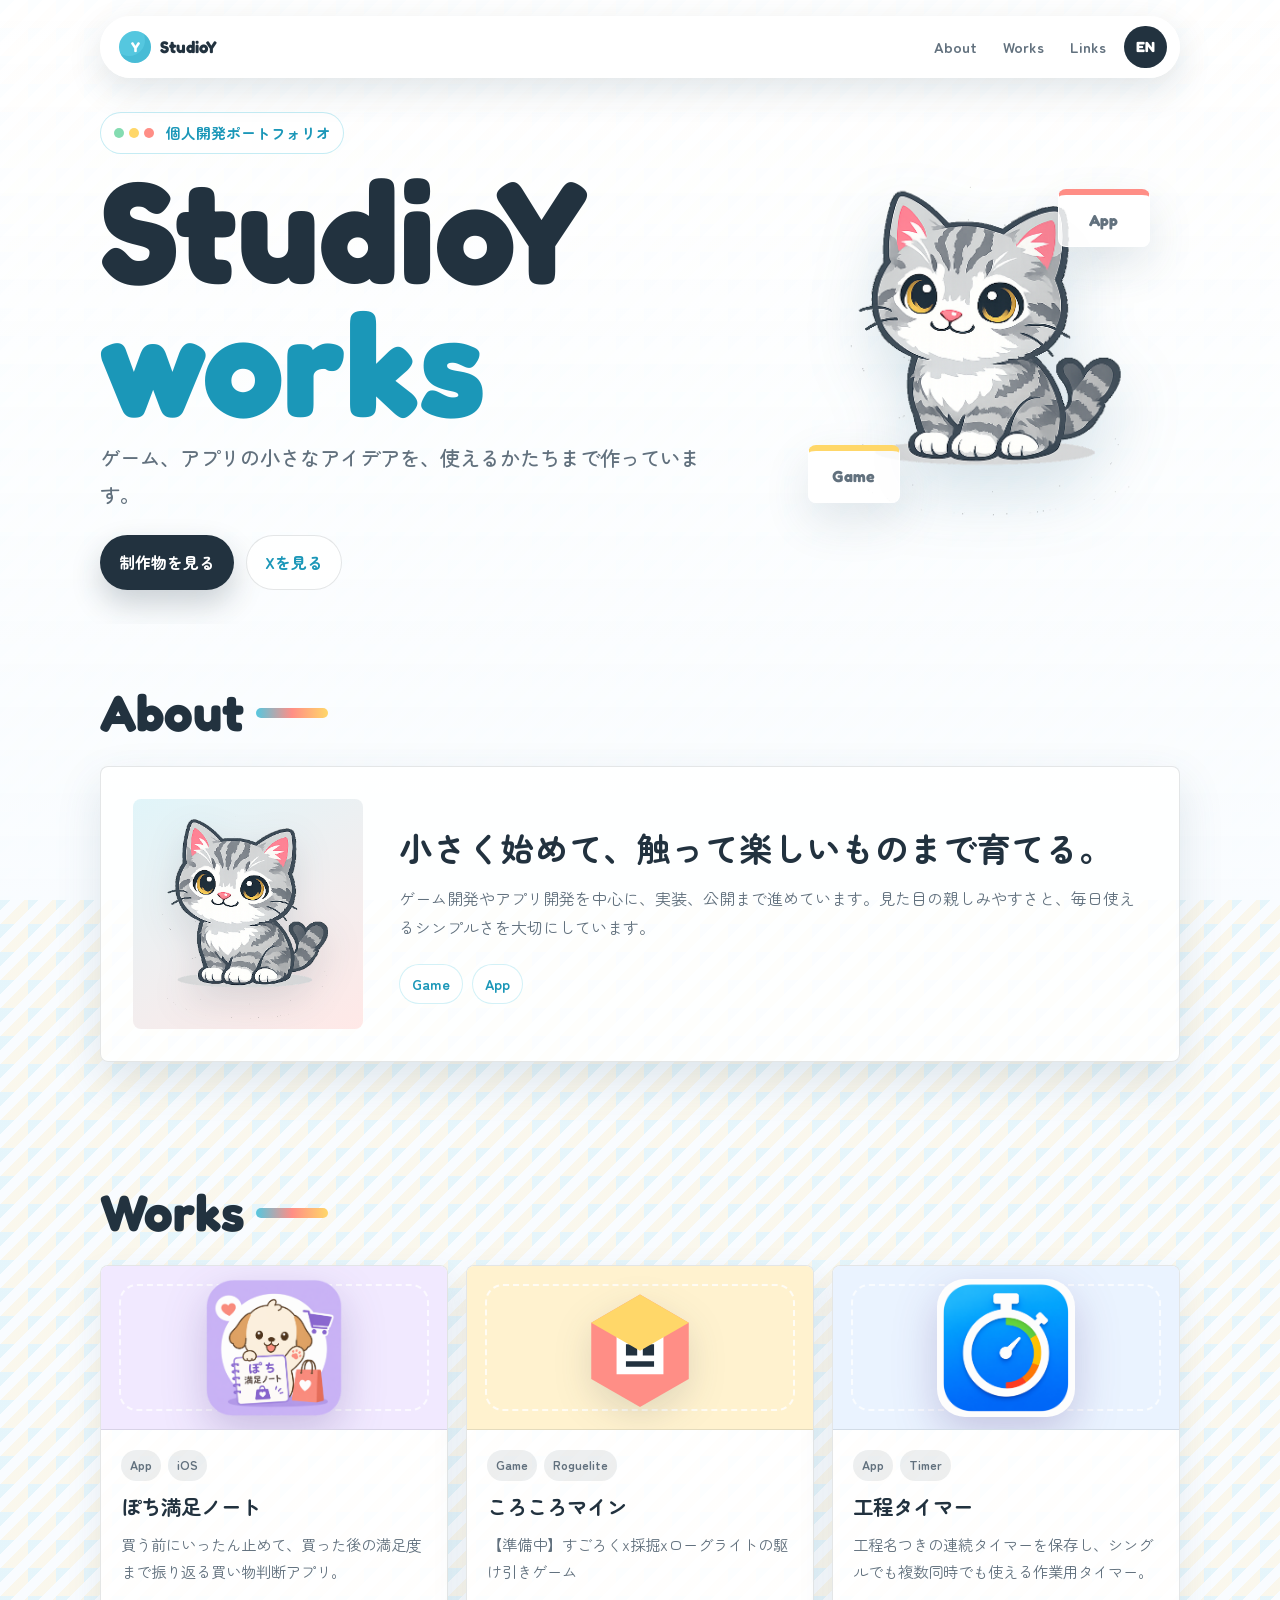
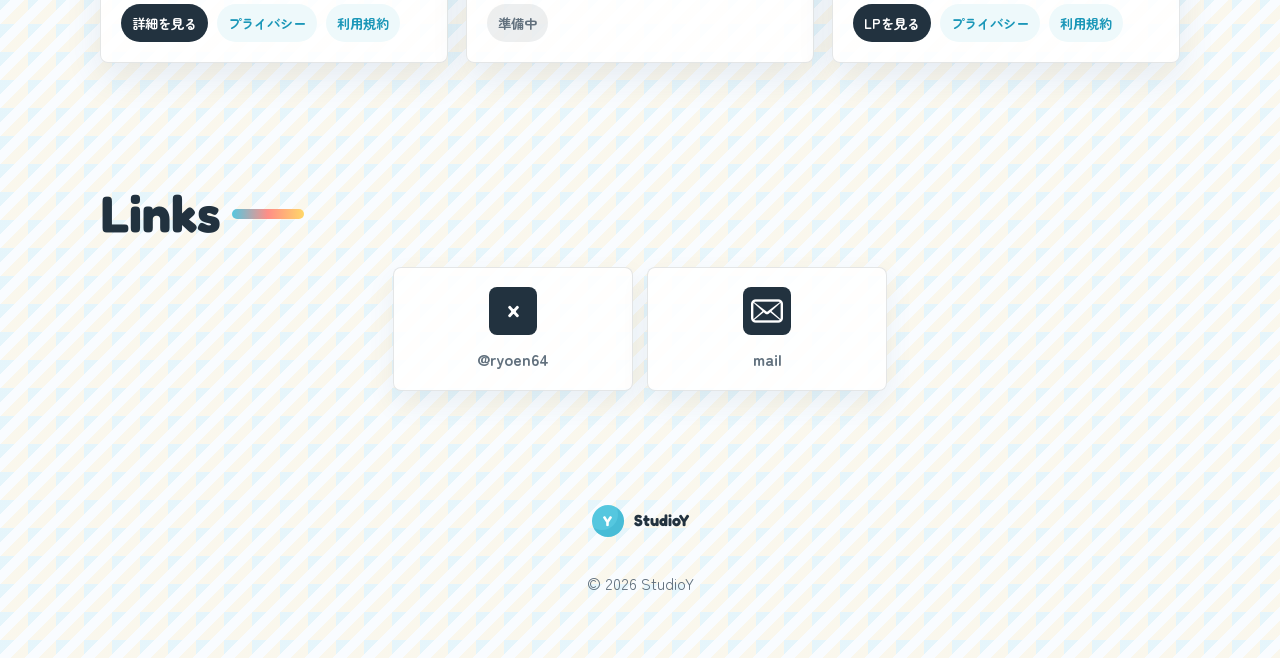
<file: index.html>
<!DOCTYPE html>
<html lang="ja">
<head>
  <meta charset="UTF-8">
  <meta name="viewport" content="width=device-width, initial-scale=1.0">
  <title>StudioY - Portfolio</title>
  <meta name="description" content="StudioYのポートフォリオサイト。ゲーム開発、アプリ開発、Web制作の活動をまとめています。">
  <meta property="og:title" content="StudioY - Portfolio">
  <meta property="og:description" content="ゲーム開発、アプリ開発、Web制作の活動をまとめたポートフォリオサイトです。">
  <meta property="og:type" content="website">
  <meta name="twitter:card" content="summary">
  <link rel="icon" href="resources/y_cat_display.png" type="image/png">
  <link rel="preconnect" href="https://fonts.googleapis.com">
  <link rel="preconnect" href="https://fonts.gstatic.com" crossorigin>
  <link href="https://fonts.googleapis.com/css2?family=Fredoka:wght@500;600;700&amp;family=Zen+Maru+Gothic:wght@400;500;700&amp;display=swap" rel="stylesheet">
  <link rel="stylesheet" href="css/style.css?v=20260704-worktimer">
</head>
<body data-lang="ja">
  <nav class="nav" aria-label="Primary navigation">
    <a href="#hero" class="nav__logo" aria-label="StudioY Portfolio">
      <span class="nav__logo-mark">Y</span>
      <span>StudioY</span>
    </a>
    <div class="nav__links">
      <a class="nav__link" href="#about">About</a>
      <a class="nav__link" href="#works">Works</a>
      <a class="nav__link" href="#links">Links</a>
      <button class="nav__lang" type="button" id="langToggle" aria-label="Switch language">EN</button>
    </div>
  </nav>

  <main>
    <section id="hero" class="section section--hero">
      <div class="hero">
        <div class="hero__copy">
          <p class="hero__kicker">
            <span class="hero__kicker-dots" aria-hidden="true">
              <span></span>
              <span></span>
              <span></span>
            </span>
            <span class="ja">個人開発ポートフォリオ</span>
            <span class="en">Independent developer portfolio</span>
          </p>
          <h1 class="hero__title">StudioY<span>works</span></h1>
          <p class="hero__subtitle">
            <span class="ja">ゲーム、アプリの小さなアイデアを、使えるかたちまで作っています。</span>
            <span class="en">I turn small ideas for games, apps into playful, usable products.</span>
          </p>
          <div class="hero__actions">
            <a class="button button--primary" href="#works">
              <span class="ja">制作物を見る</span>
              <span class="en">View Works</span>
            </a>
            <a class="button button--ghost" href="https://x.com/ryoen64" target="_blank" rel="noopener">
              <span class="ja">Xを見る</span>
              <span class="en">View X</span>
            </a>
          </div>
        </div>
        <div class="hero__art" aria-hidden="true">
          <img class="mascot mascot--cat" src="resources/y_cat_display.png" alt="">
          <span class="hero__bubble hero__bubble--one">App</span>
          <span class="hero__bubble hero__bubble--two">Game</span>
        </div>
      </div>
    </section>

    <section id="about" class="section">
      <div class="section__inner">
        <h2 class="section__heading">About</h2>
        <div class="about">
          <div class="about__avatar" aria-hidden="true">
            <img class="about__avatar-img" src="resources/y_cat_display.png" alt="">
          </div>
          <div>
            <p class="about__lead">
              <span class="ja">小さく始めて、触って楽しいものまで育てる。</span>
              <span class="en">Start small, then shape it into something people enjoy using.</span>
            </p>
            <p class="about__text">
              <span class="ja">ゲーム開発やアプリ開発を中心に、実装、公開まで進めています。見た目の親しみやすさと、毎日使えるシンプルさを大切にしています。</span>
              <span class="en">I work across game development, app development, and web production, from concept and UI design to implementation and release.</span>
            </p>
            <div class="tags" aria-label="Skills">
              <span class="tag">Game</span>
              <span class="tag">App</span>
            </div>
          </div>
        </div>
      </div>
    </section>

    <section id="works" class="section">
      <div class="section__inner">
        <h2 class="section__heading">Works</h2>
        <div class="works__grid">
          <article class="work-card" style="--tone: #f1e9ff;">
            <div class="work-card__visual work-card__visual--app" aria-hidden="true">
              <img class="work-card__visual-img" src="pochi_manzoku_note/assets/app_icon.png" alt="">
            </div>
            <div class="work-card__body">
              <div class="work-card__meta">
                <span class="pill">App</span>
                <span class="pill">iOS</span>
              </div>
              <h3 class="work-card__title">
                <span class="ja">ぽち満足ノート</span>
                <span class="en">Pochi Gaman Note</span>
              </h3>
              <p class="work-card__desc">
                <span class="ja">買う前にいったん止めて、買った後の満足度まで振り返る買い物判断アプリ。</span>
                <span class="en">A shopping decision app that helps you pause before buying and review satisfaction after purchase.</span>
              </p>
              <div class="work-card__links">
                <a class="mini-link" href="pochi_manzoku_note/">
                  <span class="ja">詳細を見る</span>
                  <span class="en">View Details</span>
                </a>
                <a class="mini-link mini-link--soft" href="pochi_manzoku_note/privacy/">
                  <span class="ja">プライバシー</span>
                  <span class="en">Privacy</span>
                </a>
                <a class="mini-link mini-link--soft" href="pochi_manzoku_note/terms/">
                  <span class="ja">利用規約</span>
                  <span class="en">Terms</span>
                </a>
              </div>
            </div>
          </article>

          <article class="work-card" style="--tone: #fff2cf;">
            <div class="work-card__visual" aria-hidden="true">
              <svg viewBox="0 0 160 160">
                <path fill="#ff8e86" d="M80 23 132 53v60L80 143l-52-30V53l52-30Z"/>
                <path fill="#fff" d="M55 66h50v42H55z"/>
                <path fill="#22323f" d="M65 76h12v12H65zM83 76h12v12H83zM65 94h30v6H65z"/>
                <path fill="#ffd769" d="m80 23 52 30-52 30-52-30 52-30Z"/>
              </svg>
            </div>
            <div class="work-card__body">
              <div class="work-card__meta">
                <span class="pill">Game</span>
                <span class="pill">Roguelite</span>
              </div>
              <h3 class="work-card__title">
                <span class="ja">ころころマイン</span>
                <span class="en">KoroKoroMine</span>
              </h3>
              <p class="work-card__desc">
                <span class="ja">【準備中】すごろくx採掘xローグライトの駆け引きゲーム</span>
                <span class="en">【Soon】Sugoroku x Mining x Roguelite</span>
              </p>
              <div class="work-card__links">
                <span class="mini-link mini-link--disabled">
                  <span class="ja">準備中</span>
                  <span class="en">Soon</span>
                </span>
              </div>
            </div>
          </article>

          <article class="work-card" style="--tone: #eaf3ff;">
            <div class="work-card__visual work-card__visual--app" aria-hidden="true">
              <img class="work-card__visual-img" src="work_timer/assets/app_icon.png" alt="">
            </div>
            <div class="work-card__body">
              <div class="work-card__meta">
                <span class="pill">App</span>
                <span class="pill">Timer</span>
              </div>
              <h3 class="work-card__title">
                <span class="ja">工程タイマー</span>
                <span class="en">Work Timer</span>
              </h3>
              <p class="work-card__desc">
                <span class="ja">工程名つきの連続タイマーを保存し、シングルでも複数同時でも使える作業用タイマー。</span>
                <span class="en">A named step timer for repeatable work, with single and multi-timer workflows.</span>
              </p>
              <div class="work-card__links">
                <a class="mini-link" href="work_timer/">
                  <span class="ja">LPを見る</span>
                  <span class="en">View LP</span>
                </a>
                <a class="mini-link mini-link--soft" href="work_timer/privacy/">
                  <span class="ja">プライバシー</span>
                  <span class="en">Privacy</span>
                </a>
                <a class="mini-link mini-link--soft" href="work_timer/terms/">
                  <span class="ja">利用規約</span>
                  <span class="en">Terms</span>
                </a>
              </div>
            </div>
          </article>
        </div>
      </div>
    </section>

    <section id="links" class="section">
      <div class="section__inner">
        <h2 class="section__heading">Links</h2>
        <div class="links__grid">
          <a class="link-card" href="https://x.com/ryoen64" target="_blank" rel="noopener" aria-label="X">
            <span class="link-card__icon">X</span>
            <span class="link-card__label">@ryoen64</span>
          </a>
          <a class="link-card" href="mailto:studio64y@gmail.com" aria-label="Email">
            <span class="link-card__icon">
              <img src="resources/icon_mail.png" alt="メール" width="32" height="32">
            </span>
            <span class="link-card__label">mail</span>
          </a>
        </div>
      </div>
    </section>
  </main>

  <footer class="footer">
    <p class="footer__logo">
      <span class="nav__logo-mark">Y</span>
      <span>StudioY</span>
    </p>
    <p>&copy; 2026 StudioY</p>
  </footer>

  <script>
    const body = document.body;
    const toggle = document.getElementById("langToggle");

    toggle.addEventListener("click", () => {
      const nextLang = body.dataset.lang === "ja" ? "en" : "ja";
      body.dataset.lang = nextLang;
      document.documentElement.lang = nextLang;
      toggle.textContent = nextLang === "ja" ? "EN" : "JA";
      toggle.setAttribute("aria-label", nextLang === "ja" ? "Switch language" : "日本語に切り替え");
    });
  </script>
</body>
</html>
</file>
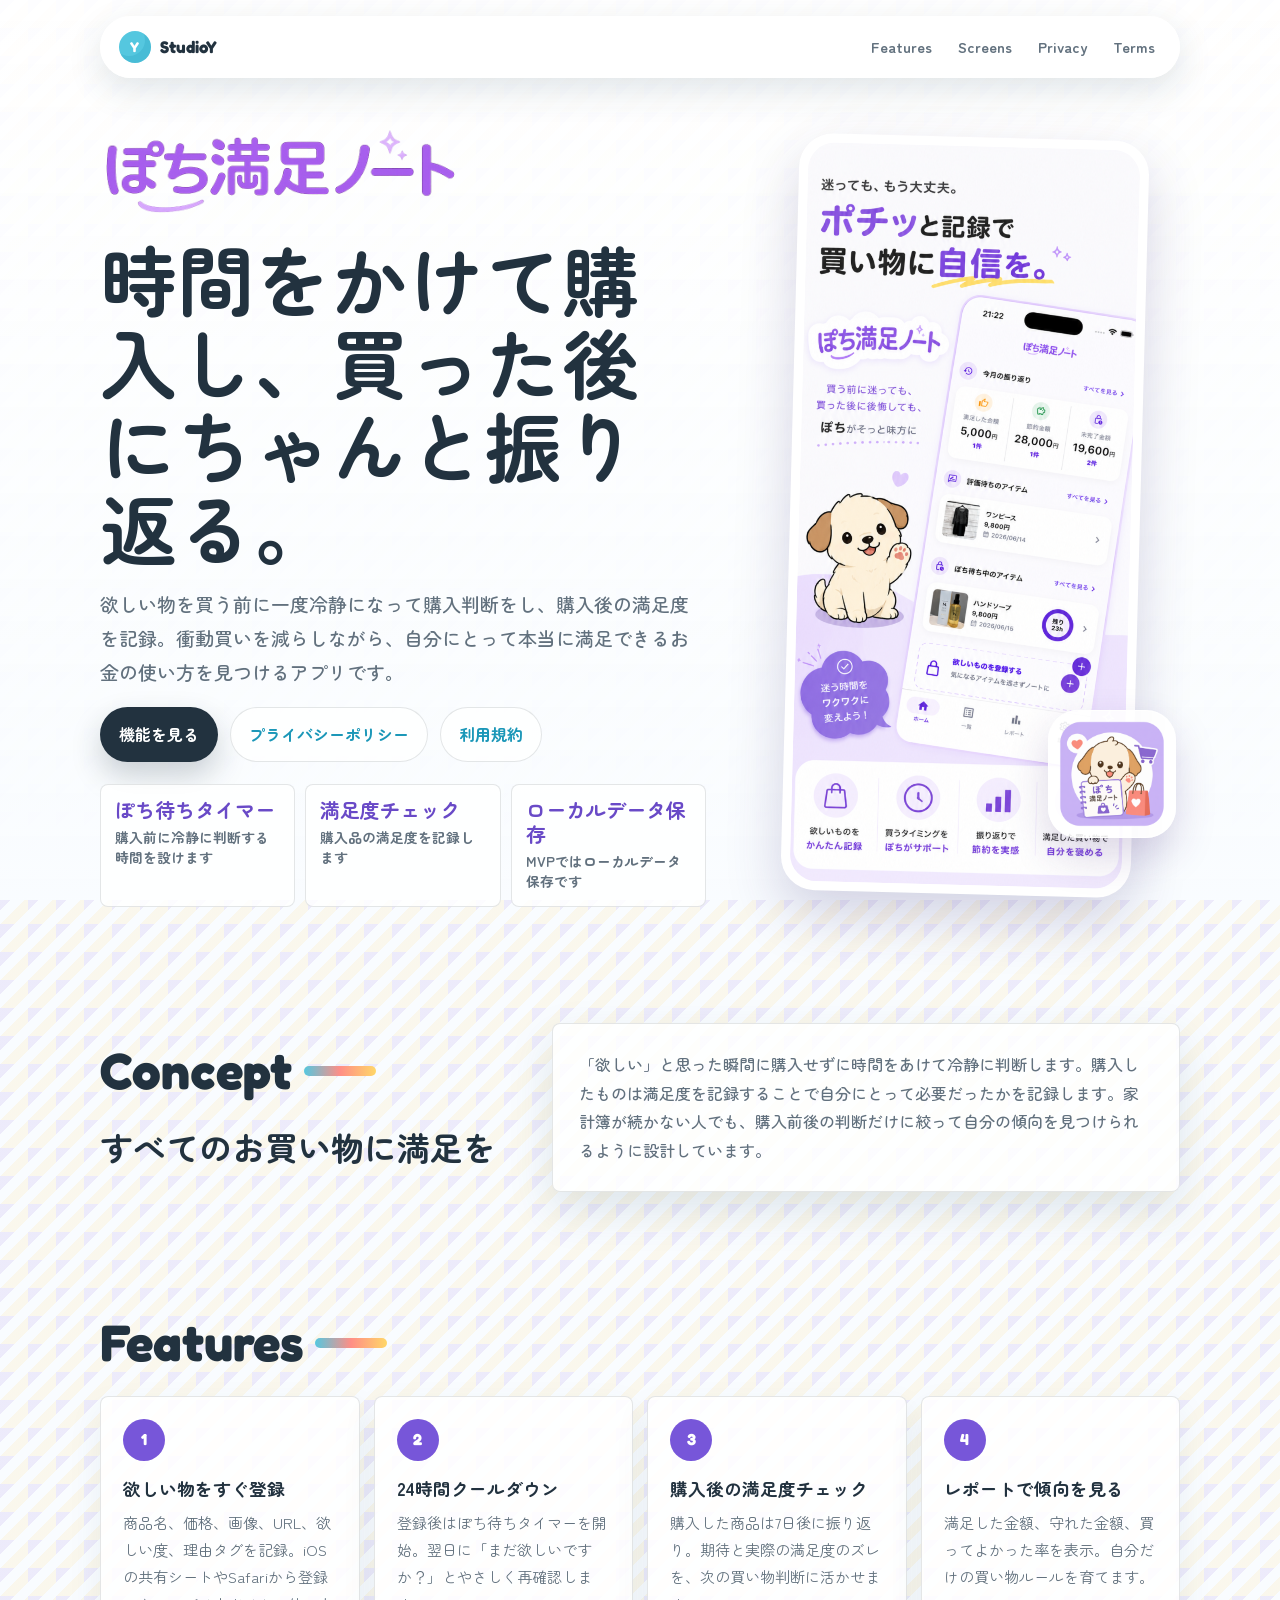
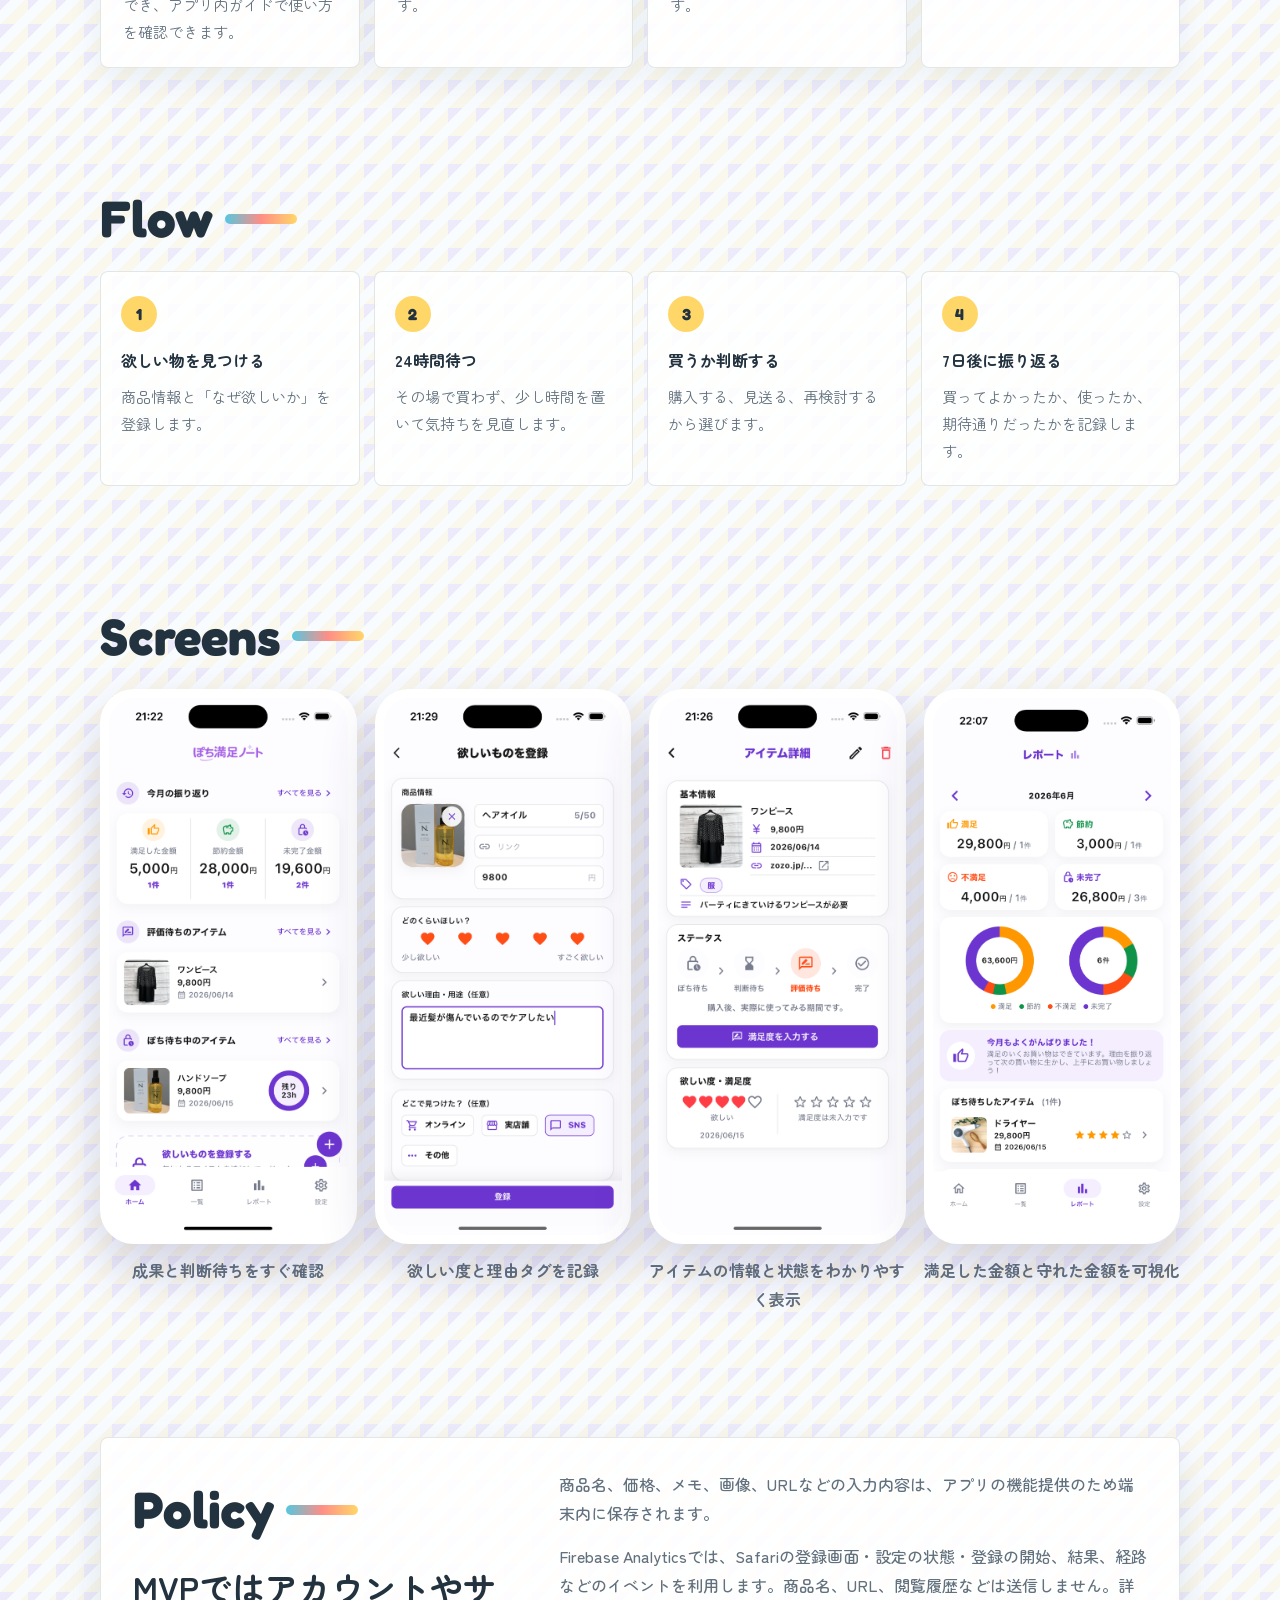
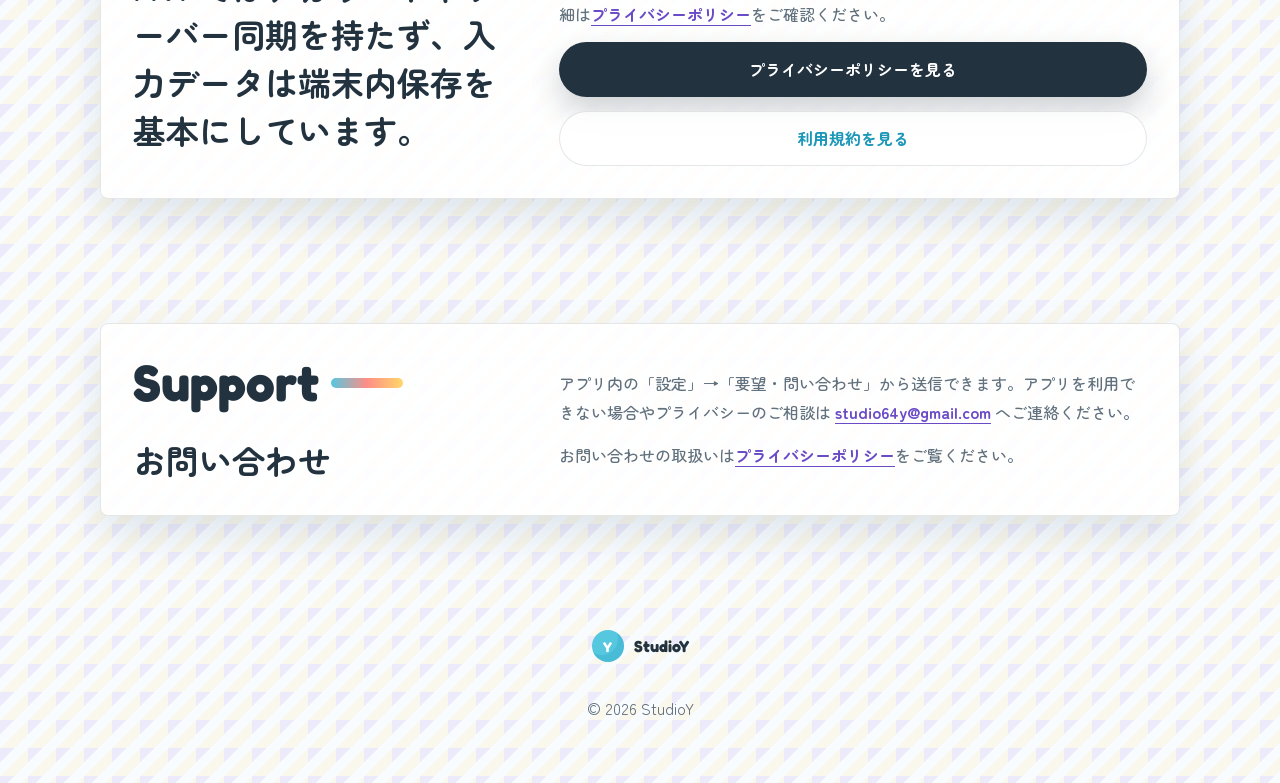
<file: pochi_manzoku_note/index.html>
<!DOCTYPE html>
<html lang="ja">
<head>
  <meta charset="UTF-8">
  <meta name="viewport" content="width=device-width, initial-scale=1.0">
  <title>ぽち満足ノート | StudioY</title>
  <meta name="description" content="ぽち満足ノートは、買う前に時間をおくことで冷静に判断し、買った後の満足度まで振り返る買い物判断アプリです。">
  <meta property="og:title" content="ぽち満足ノート | StudioY">
  <meta property="og:description" content="衝動買いを減らし、自分にとって本当に満足できるお金の使い方を見つけるためのアプリです。">
  <meta property="og:type" content="website">
  <meta name="twitter:card" content="summary">
  <link rel="canonical" href="https://www.studioy64.com/pochi_manzoku_note/">
  <link rel="icon" href="assets/app_icon.png" type="image/png">
  <link rel="preconnect" href="https://fonts.googleapis.com">
  <link rel="preconnect" href="https://fonts.gstatic.com" crossorigin>
  <link href="https://fonts.googleapis.com/css2?family=Fredoka:wght@500;600;700&amp;family=Zen+Maru+Gothic:wght@400;500;700&amp;display=swap" rel="stylesheet">
  <link rel="stylesheet" href="../css/style.css">
</head>
<body class="app-page">
  <nav class="nav" aria-label="Primary navigation">
    <a href="../index.html" class="nav__logo" aria-label="StudioY Portfolio">
      <span class="nav__logo-mark">Y</span>
      <span>StudioY</span>
    </a>
    <div class="nav__links">
      <a class="nav__link" href="#features">Features</a>
      <a class="nav__link" href="#screens">Screens</a>
      <a class="nav__link" href="privacy/">Privacy</a>
      <a class="nav__link" href="terms/">Terms</a>
    </div>
  </nav>

  <main>
    <section class="app-hero">
      <div class="app-hero__copy">
        <img class="app-hero__logo" src="assets/logo.png" alt="ぽち満足ノート">
        <h1 class="app-hero__title">時間をかけて購入し、<br class="app-mobile-break">買った後に<br class="app-mobile-break">ちゃんと<br class="app-mobile-break">振り返る。</h1>
        <p class="app-hero__lead">欲しい物を買う前に一度冷静になって購入判断をし、購入後の満足度を記録。衝動買いを減らしながら、自分にとって本当に満足できるお金の使い方を見つけるアプリです。</p>
        <div class="app-hero__actions">
          <a class="button button--primary" href="#features">機能を見る</a>
          <a class="button button--ghost" href="privacy/">プライバシーポリシー</a>
          <a class="button button--ghost" href="terms/">利用規約</a>
        </div>
        <dl class="app-stats" aria-label="App highlights">
          <div>
            <dt>ぽち待ちタイマー</dt>
            <dd>購入前に冷静に判断する時間を設けます</dd>
          </div>
          <div>
            <dt>満足度チェック</dt>
            <dd>購入品の満足度を記録します</dd>
          </div>
          <div>
            <dt>ローカルデータ保存</dt>
            <dd>MVPではローカルデータ保存です</dd>
          </div>
        </dl>
      </div>
      <div class="app-hero__media" aria-label="ぽち満足ノートのホーム画面プレビュー">
        <div class="phone-frame phone-frame--hero">
          <img src="assets/promo/promo_home.png" alt="ぽち満足ノートのホーム画面">
        </div>
        <div class="app-icon-card" aria-hidden="true">
          <img src="assets/app_icon.png" alt="">
        </div>
      </div>
    </section>

    <section class="section app-intro">
      <div class="section__inner app-intro__grid">
        <div>
          <h2 class="section__heading">Concept</h2>
          <p class="app-section-lead">すべてのお買い物に満足を</p>
        </div>
        <p class="app-intro__text">「欲しい」と思った瞬間に購入せずに時間をあけて冷静に判断します。購入したものは満足度を記録することで自分にとって必要だったかを記録します。家計簿が続かない人でも、購入前後の判断だけに絞って自分の傾向を見つけられるように設計しています。</p>
      </div>
    </section>

    <section id="features" class="section">
      <div class="section__inner">
        <h2 class="section__heading">Features</h2>
        <div class="feature-grid">
          <article class="feature-card">
            <span class="feature-card__icon" aria-hidden="true">1</span>
            <h3>欲しい物をすぐ登録</h3>
            <p>商品名、価格、画像、URL、欲しい度、理由タグを記録。iOSの共有シートやSafariから登録でき、アプリ内ガイドで使い方を確認できます。</p>
          </article>
          <article class="feature-card">
            <span class="feature-card__icon" aria-hidden="true">2</span>
            <h3>24時間クールダウン</h3>
            <p>登録後はぽち待ちタイマーを開始。翌日に「まだ欲しいですか？」とやさしく再確認します。</p>
          </article>
          <article class="feature-card">
            <span class="feature-card__icon" aria-hidden="true">3</span>
            <h3>購入後の満足度チェック</h3>
            <p>購入した商品は7日後に振り返り。期待と実際の満足度のズレを、次の買い物判断に活かせます。</p>
          </article>
          <article class="feature-card">
            <span class="feature-card__icon" aria-hidden="true">4</span>
            <h3>レポートで傾向を見る</h3>
            <p>満足した金額、守れた金額、買ってよかった率を表示。自分だけの買い物ルールを育てます。</p>
          </article>
        </div>
      </div>
    </section>

    <section class="section app-flow">
      <div class="section__inner">
        <h2 class="section__heading">Flow</h2>
        <ol class="flow-list">
          <li>
            <span>欲しい物を見つける</span>
            <p>商品情報と「なぜ欲しいか」を登録します。</p>
          </li>
          <li>
            <span>24時間待つ</span>
            <p>その場で買わず、少し時間を置いて気持ちを見直します。</p>
          </li>
          <li>
            <span>買うか判断する</span>
            <p>購入する、見送る、再検討するから選びます。</p>
          </li>
          <li>
            <span>7日後に振り返る</span>
            <p>買ってよかったか、使ったか、期待通りだったかを記録します。</p>
          </li>
        </ol>
      </div>
    </section>

    <section id="screens" class="section app-screens">
      <div class="section__inner">
        <h2 class="section__heading">Screens</h2>
        <div class="screen-rail" aria-label="App screen previews">
          <figure class="screen-card">
            <div class="phone-frame">
              <img src="assets/screen_shots/home.png" alt="ホーム画面">
            </div>
            <figcaption>成果と判断待ちをすぐ確認</figcaption>
          </figure>
          <figure class="screen-card">
            <div class="phone-frame">
              <img src="assets/screen_shots/item_regist.png" alt="欲しい物登録画面">
            </div>
            <figcaption>欲しい度と理由タグを記録</figcaption>
          </figure>
          <figure class="screen-card">
            <div class="phone-frame">
              <img src="assets/screen_shots/item_detail.png" alt="商品詳細画面">
            </div>
            <figcaption>アイテムの情報と状態をわかりやすく表示</figcaption>
          </figure>
          <figure class="screen-card">
            <div class="phone-frame">
              <img src="assets/screen_shots/report.png" alt="レポート画面">
            </div>
            <figcaption>満足した金額と守れた金額を可視化</figcaption>
          </figure>
        </div>
      </div>
    </section>

    <section class="section app-safety">
      <div class="section__inner app-safety__panel">
        <div>
          <h2 class="section__heading">Policy</h2>
          <p class="app-section-lead">MVPではアカウントやサーバー同期を持たず、入力データは端末内保存を基本にしています。</p>
        </div>
        <div class="safety-list">
          <p>商品名、価格、メモ、画像、URLなどの入力内容は、アプリの機能提供のため端末内に保存されます。</p>
          <p>Firebase Analyticsでは、Safariの登録画面・設定の状態・登録の開始、結果、経路などのイベントを利用します。商品名、URL、閲覧履歴などは送信しません。詳細は<a class="policy-link" href="privacy/">プライバシーポリシー</a>をご確認ください。</p>
          <a class="button button--primary" href="privacy/">プライバシーポリシーを見る</a>
          <a class="button button--ghost" href="terms/">利用規約を見る</a>
        </div>
      </div>
    </section>

    <section id="support" class="section app-safety">
      <div class="section__inner app-safety__panel">
        <div>
          <h2 class="section__heading">Support</h2>
          <p class="app-section-lead">お問い合わせ</p>
        </div>
        <div class="safety-list">
          <p>アプリ内の「設定」→「要望・問い合わせ」から送信できます。アプリを利用できない場合やプライバシーのご相談は <a class="policy-link" href="mailto:studio64y@gmail.com">studio64y@gmail.com</a> へご連絡ください。</p>
          <p>お問い合わせの取扱いは<a class="policy-link" href="privacy/">プライバシーポリシー</a>をご覧ください。</p>
        </div>
      </div>
    </section>
  </main>

  <footer class="footer">
    <p class="footer__logo">
      <span class="nav__logo-mark">Y</span>
      <span>StudioY</span>
    </p>
    <p>&copy; 2026 StudioY</p>
  </footer>
</body>
</html>
</file>
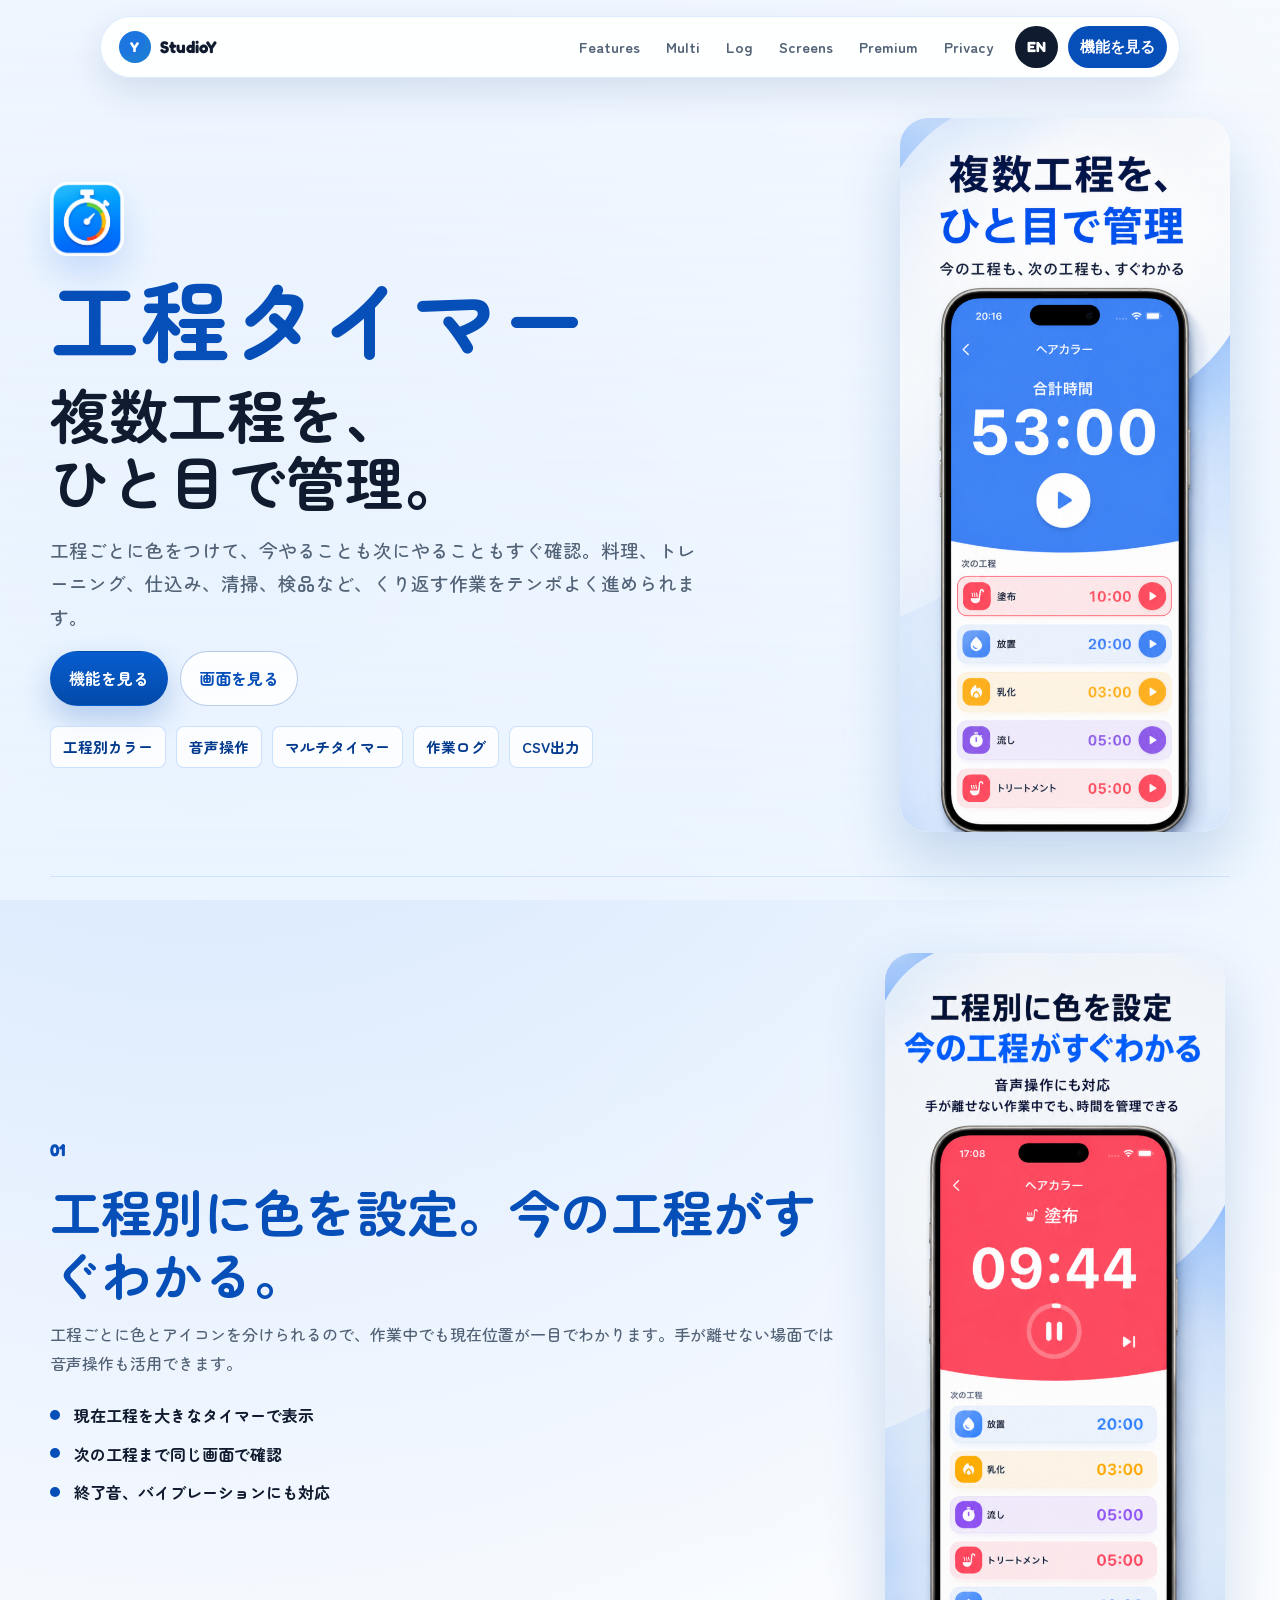
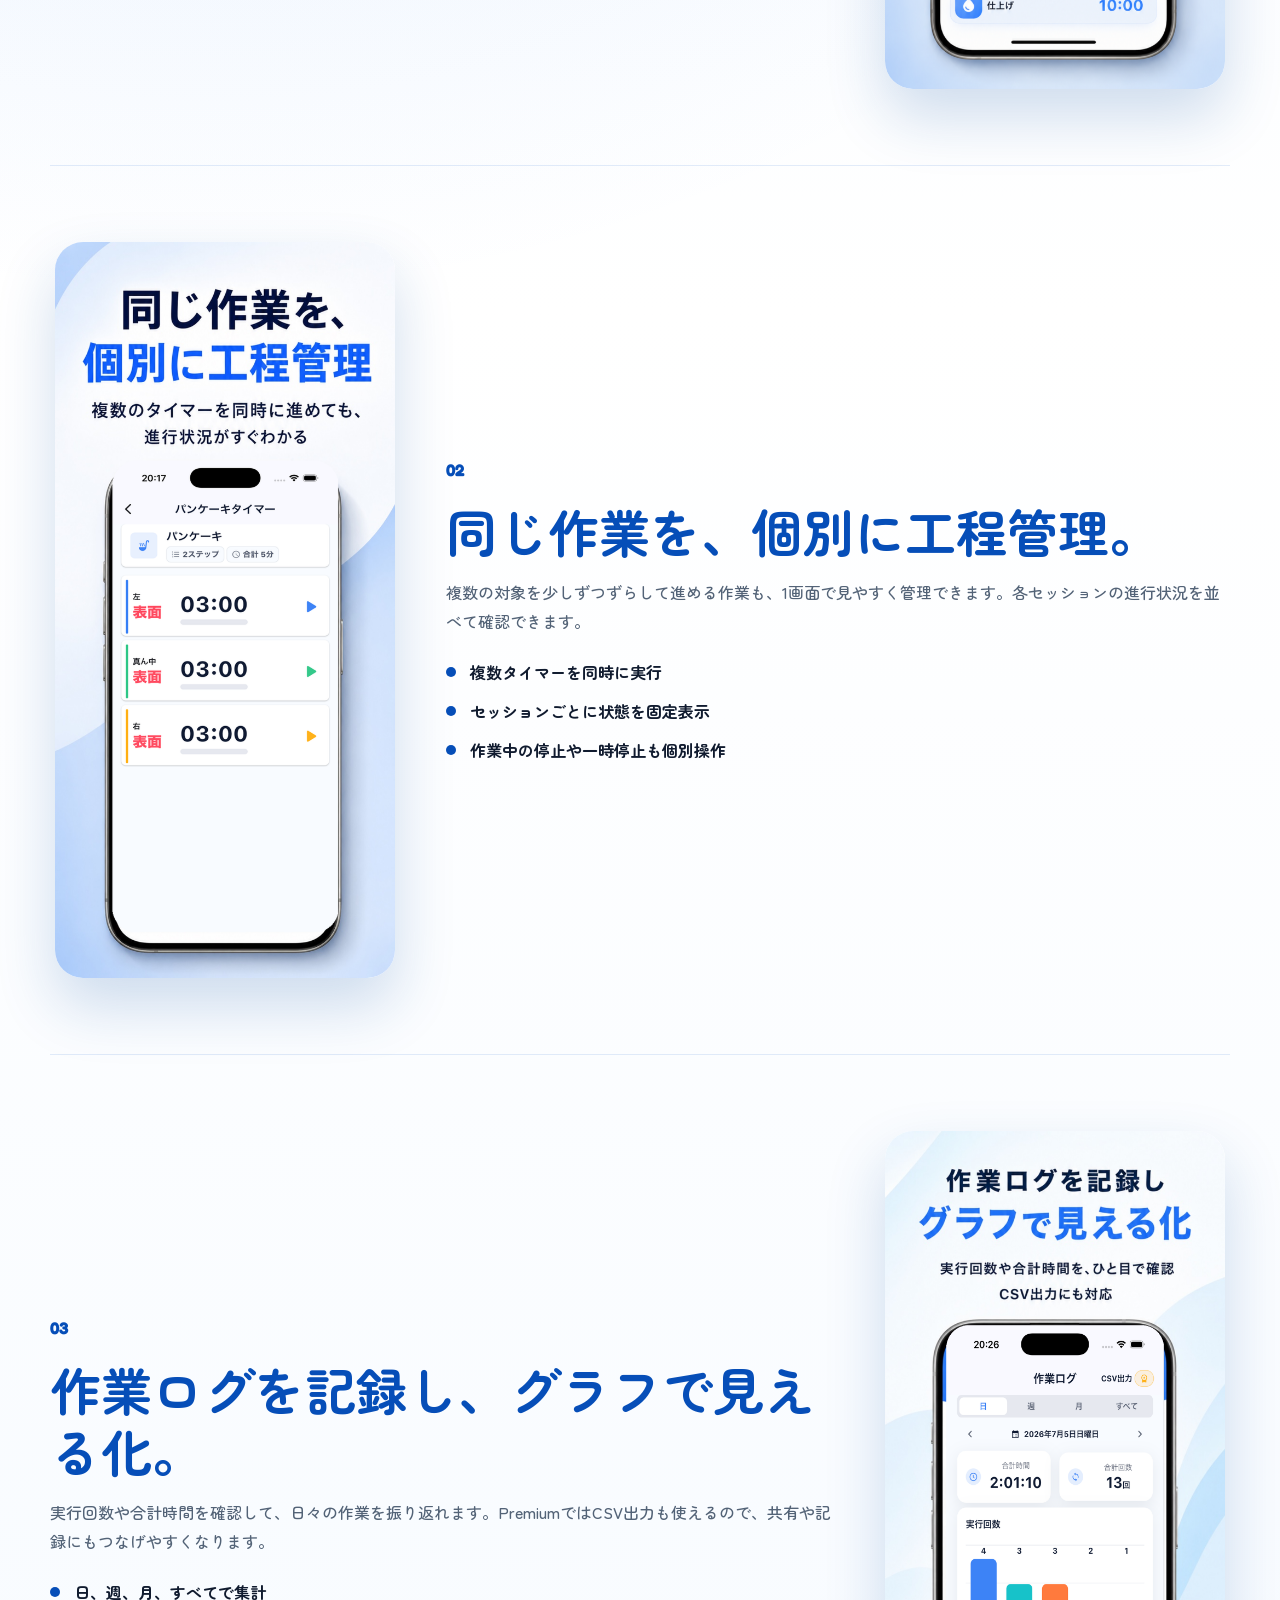
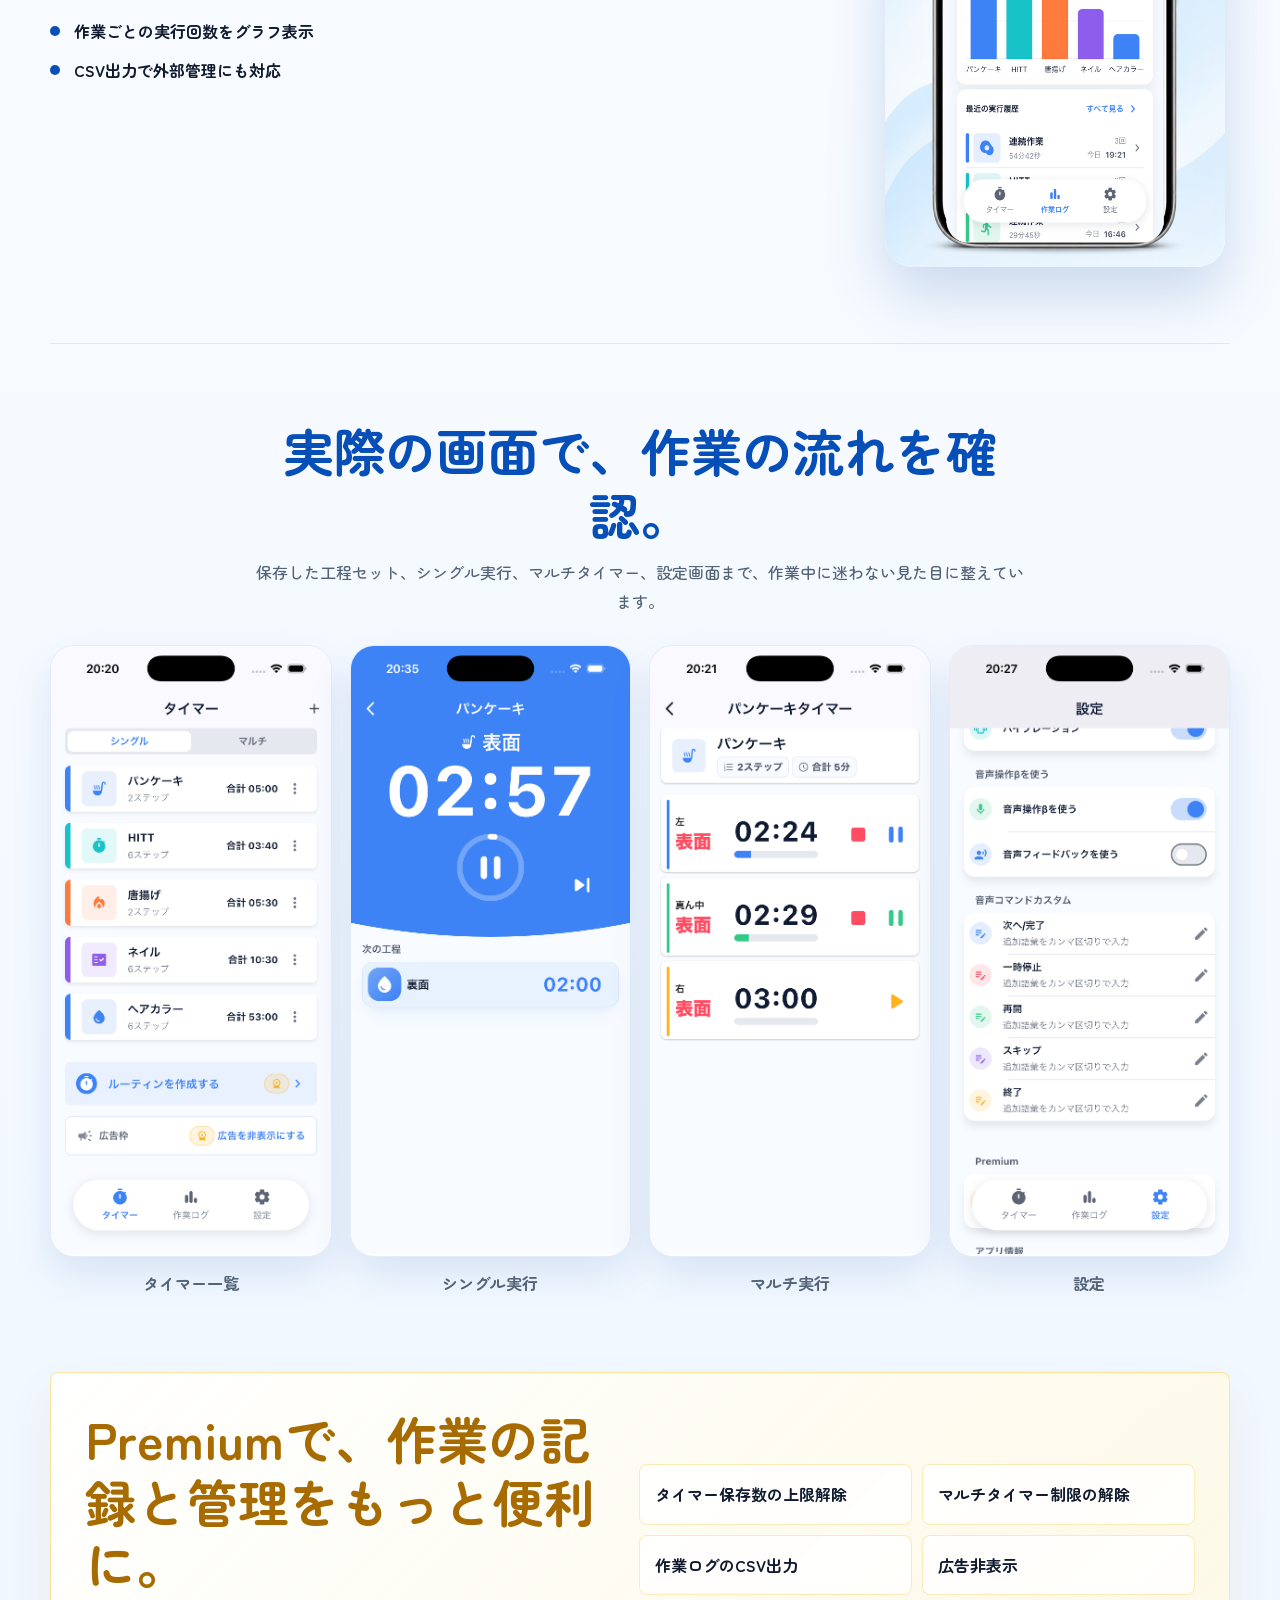
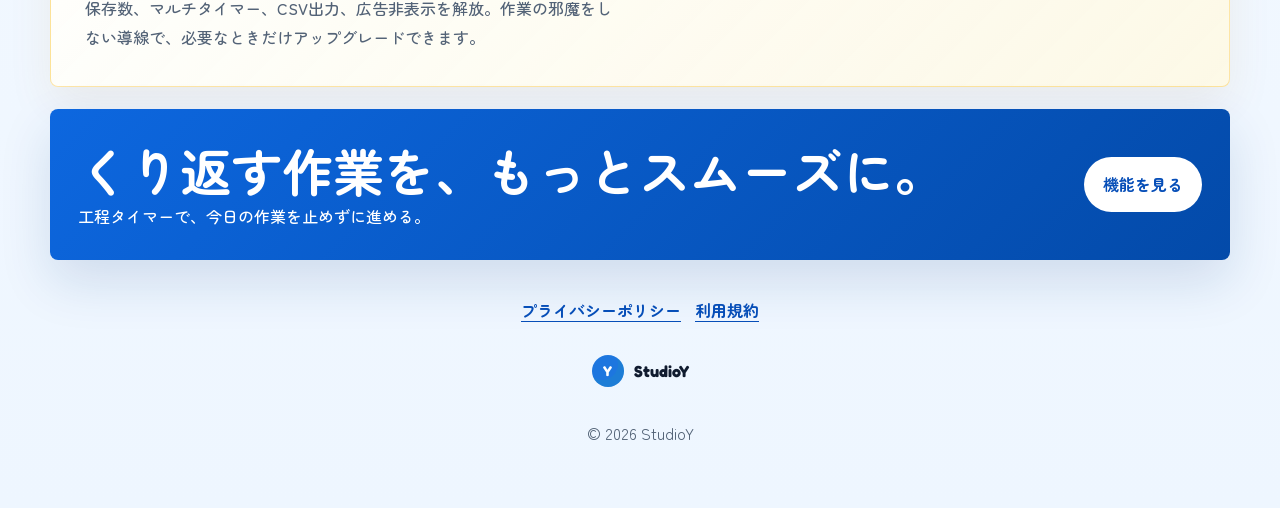
<file: work_timer/index.html>
<!DOCTYPE html>
<html lang="ja">
<head>
  <meta charset="UTF-8">
  <meta name="viewport" content="width=device-width, initial-scale=1.0">
  <title>工程タイマー | StudioY</title>
  <meta name="description" content="工程タイマーは、複数工程をひと目で管理できる作業用タイマーアプリです。色分け、音声操作、マルチタイマー、作業ログ、CSV出力に対応。">
  <meta property="og:title" content="工程タイマー | StudioY">
  <meta property="og:description" content="複数工程を、ひと目で管理。今の工程も、次の工程も、作業ログもすぐ確認できます。">
  <meta property="og:type" content="website">
  <meta name="twitter:card" content="summary">
  <link rel="icon" href="assets/app_icon.png" type="image/png">
  <link rel="preconnect" href="https://fonts.googleapis.com">
  <link rel="preconnect" href="https://fonts.gstatic.com" crossorigin>
  <link href="https://fonts.googleapis.com/css2?family=Fredoka:wght@500;600;700&amp;family=Zen+Maru+Gothic:wght@400;500;700&amp;display=swap" rel="stylesheet">
  <link rel="stylesheet" href="../css/style.css">
</head>
<body class="timer-page timer-page--assets" data-lang="ja">
  <nav class="nav timer-nav" aria-label="Primary navigation">
    <a href="../index.html" class="nav__logo" aria-label="StudioY Portfolio">
      <span class="nav__logo-mark">Y</span>
      <span>StudioY</span>
    </a>
    <div class="nav__links">
      <a class="nav__link" href="#features">Features</a>
      <a class="nav__link" href="#multi">Multi</a>
      <a class="nav__link" href="#log">Log</a>
      <a class="nav__link" href="#screens">Screens</a>
      <a class="nav__link" href="#premium">Premium</a>
      <a class="nav__link" href="privacy/">Privacy</a>
      <button class="nav__lang timer-nav__lang" type="button" id="timerLangToggle" aria-label="Switch to English">EN</button>
      <a class="nav__lang timer-nav__cta" href="#features">
        <span class="ja">機能を見る</span>
        <span class="en">View Features</span>
      </a>
    </div>
  </nav>

  <main>
    <section class="timer-asset-hero">
      <div class="timer-asset-hero__copy">
        <img class="timer-asset-hero__icon" src="assets/app_icon.png" alt="">
        <h1>
          <span class="ja">工程タイマー</span>
          <span class="en">Work Timer</span>
        </h1>
        <p class="timer-asset-hero__statement">
          <span class="ja">複数工程を、<br>ひと目で管理。</span>
          <span class="en">Manage every step<br>at a glance.</span>
        </p>
        <p class="timer-asset-hero__lead">
          <span class="ja">工程ごとに色をつけて、今やることも次にやることもすぐ確認。料理、トレーニング、仕込み、清掃、検品など、くり返す作業をテンポよく進められます。</span>
          <span class="en">Color-code each step so you can see what is running now and what comes next. It keeps repeated work moving smoothly, from cooking and training to prep, cleaning, and inspection.</span>
        </p>
        <div class="timer-asset-hero__actions">
          <a class="button button--primary" href="#features">
            <span class="ja">機能を見る</span>
            <span class="en">View Features</span>
          </a>
          <a class="button button--ghost" href="#screens">
            <span class="ja">画面を見る</span>
            <span class="en">View Screens</span>
          </a>
        </div>
        <ul class="timer-proof-list" aria-label="工程タイマーの特徴" data-ja-label="工程タイマーの特徴" data-en-label="Work Timer features">
          <li><span class="ja">工程別カラー</span><span class="en">Step colors</span></li>
          <li><span class="ja">音声操作</span><span class="en">Voice control</span></li>
          <li><span class="ja">マルチタイマー</span><span class="en">Multi timer</span></li>
          <li><span class="ja">作業ログ</span><span class="en">Work log</span></li>
          <li><span class="ja">CSV出力</span><span class="en">CSV export</span></li>
        </ul>
      </div>

      <figure class="timer-promo-card timer-promo-card--hero">
        <img src="assets/main.png" data-ja-src="assets/main.png" data-en-src="assets/main_en.png" data-ja-alt="複数工程をひと目で管理できる工程タイマーの画面" data-en-alt="Work Timer screen for managing multiple steps at a glance" alt="複数工程をひと目で管理できる工程タイマーの画面">
      </figure>
    </section>

    <section id="features" class="timer-feature-story timer-feature-story--single">
      <div class="timer-story-copy">
        <span class="timer-story-number">01</span>
        <h2>
          <span class="ja">工程別に色を設定。今の工程がすぐわかる。</span>
          <span class="en">Set colors by step and see the current task instantly.</span>
        </h2>
        <p>
          <span class="ja">工程ごとに色とアイコンを分けられるので、作業中でも現在位置が一目でわかります。手が離せない場面では音声操作も活用できます。</span>
          <span class="en">Each step can have its own color and icon, making the current position easy to spot while you work. Voice control helps when your hands are busy.</span>
        </p>
        <ul class="timer-story-points">
          <li><span class="ja">現在工程を大きなタイマーで表示</span><span class="en">Show the active step with a large timer</span></li>
          <li><span class="ja">次の工程まで同じ画面で確認</span><span class="en">Check the next step on the same screen</span></li>
          <li><span class="ja">終了音、バイブレーションにも対応</span><span class="en">Use alerts and vibration when a step ends</span></li>
        </ul>
      </div>
      <figure class="timer-promo-card">
        <img src="assets/single_timer.png" data-ja-src="assets/single_timer.png" data-en-src="assets/single_timer_en.jpeg" data-ja-alt="工程別カラーで現在工程を表示するシングルタイマー画面" data-en-alt="Single timer screen showing the current step with step colors" alt="工程別カラーで現在工程を表示するシングルタイマー画面" loading="lazy">
      </figure>
    </section>

    <section id="multi" class="timer-feature-story timer-feature-story--multi">
      <figure class="timer-promo-card">
        <img src="assets/multi_timer.png" data-ja-src="assets/multi_timer.png" data-en-src="assets/multi_timer_en.png" data-ja-alt="複数のタイマーを同時に管理するマルチタイマー画面" data-en-alt="Multi-timer screen for managing several timers at the same time" alt="複数のタイマーを同時に管理するマルチタイマー画面" loading="lazy">
      </figure>
      <div class="timer-story-copy">
        <span class="timer-story-number">02</span>
        <h2>
          <span class="ja">同じ作業を、個別に工程管理。</span>
          <span class="en">Run the same workflow across separate sessions.</span>
        </h2>
        <p>
          <span class="ja">複数の対象を少しずつずらして進める作業も、1画面で見やすく管理できます。各セッションの進行状況を並べて確認できます。</span>
          <span class="en">When several items move through the same steps at different times, the multi-timer view keeps every session visible on one screen.</span>
        </p>
        <ul class="timer-story-points">
          <li><span class="ja">複数タイマーを同時に実行</span><span class="en">Run multiple timers at once</span></li>
          <li><span class="ja">セッションごとに状態を固定表示</span><span class="en">Keep each session status visible</span></li>
          <li><span class="ja">作業中の停止や一時停止も個別操作</span><span class="en">Pause or stop each session independently</span></li>
        </ul>
      </div>
    </section>

    <section id="log" class="timer-feature-story timer-feature-story--log">
      <div class="timer-story-copy">
        <span class="timer-story-number">03</span>
        <h2>
          <span class="ja">作業ログを記録し、グラフで見える化。</span>
          <span class="en">Record work logs and review them in charts.</span>
        </h2>
        <p>
          <span class="ja">実行回数や合計時間を確認して、日々の作業を振り返れます。PremiumではCSV出力も使えるので、共有や記録にもつなげやすくなります。</span>
          <span class="en">Track run counts and total time to review your daily work. Premium also supports CSV export for sharing and external records.</span>
        </p>
        <ul class="timer-story-points">
          <li><span class="ja">日、週、月、すべてで集計</span><span class="en">View totals by day, week, month, or all time</span></li>
          <li><span class="ja">作業ごとの実行回数をグラフ表示</span><span class="en">See run counts by workflow in charts</span></li>
          <li><span class="ja">CSV出力で外部管理にも対応</span><span class="en">Export CSV files for external tracking</span></li>
        </ul>
      </div>
      <figure class="timer-promo-card">
        <img src="assets/log.png" data-ja-src="assets/log.png" data-en-src="assets/log_en.png" data-ja-alt="作業ログをグラフで確認できる画面" data-en-alt="Work log screen with chart summaries" alt="作業ログをグラフで確認できる画面" loading="lazy">
      </figure>
    </section>

    <section id="screens" class="timer-screen-section">
      <div class="timer-section-head">
        <h2>
          <span class="ja">実際の画面で、作業の流れを確認。</span>
          <span class="en">Check the workflow through real app screens.</span>
        </h2>
        <p>
          <span class="ja">保存した工程セット、シングル実行、マルチタイマー、設定画面まで、作業中に迷わない見た目に整えています。</span>
          <span class="en">Saved timer sets, single runs, multi-timers, and settings are designed to stay clear while you are working.</span>
        </p>
      </div>
      <div class="timer-screen-rail" aria-label="工程タイマーのスクリーンショット" data-ja-label="工程タイマーのスクリーンショット" data-en-label="Work Timer screenshots">
        <figure>
          <img src="assets/screenshot/timer_list.png" data-ja-alt="タイマー一覧画面" data-en-alt="Timer list screen" alt="タイマー一覧画面" loading="lazy">
          <figcaption><span class="ja">タイマー一覧</span><span class="en">Timer list</span></figcaption>
        </figure>
        <figure>
          <img src="assets/screenshot/timer_running1.png" data-ja-alt="シングルタイマー実行画面" data-en-alt="Single timer running screen" alt="シングルタイマー実行画面" loading="lazy">
          <figcaption><span class="ja">シングル実行</span><span class="en">Single run</span></figcaption>
        </figure>
        <figure>
          <img src="assets/screenshot/multi_timer_running.png" data-ja-alt="マルチタイマー実行画面" data-en-alt="Multi-timer running screen" alt="マルチタイマー実行画面" loading="lazy">
          <figcaption><span class="ja">マルチ実行</span><span class="en">Multi run</span></figcaption>
        </figure>
        <figure>
          <img src="assets/screenshot/setting1.png" data-ja-alt="設定画面" data-en-alt="Settings screen" alt="設定画面" loading="lazy">
          <figcaption><span class="ja">設定</span><span class="en">Settings</span></figcaption>
        </figure>
      </div>
    </section>

    <section id="premium" class="timer-premium-v2">
      <div>
        <h2>
          <span class="ja">Premiumで、作業の記録と管理をもっと便利に。</span>
          <span class="en">Premium makes work tracking and management easier.</span>
        </h2>
        <p>
          <span class="ja">保存数、マルチタイマー、CSV出力、広告非表示を解放。作業の邪魔をしない導線で、必要なときだけアップグレードできます。</span>
          <span class="en">Unlock unlimited saved timers, multi-timer limits, CSV export, and ad removal. Upgrade only when you need it, without interrupting your work.</span>
        </p>
      </div>
      <div class="timer-premium-grid">
        <span><span class="ja">タイマー保存数の上限解除</span><span class="en">Unlimited saved timers</span></span>
        <span><span class="ja">マルチタイマー制限の解除</span><span class="en">Unlocked multi-timer use</span></span>
        <span><span class="ja">作業ログのCSV出力</span><span class="en">CSV export for work logs</span></span>
        <span><span class="ja">広告非表示</span><span class="en">Ad removal</span></span>
      </div>
    </section>

    <section class="timer-cta-v2">
      <div>
        <h2>
          <span class="ja">くり返す作業を、もっとスムーズに。</span>
          <span class="en">Make repeated work smoother.</span>
        </h2>
        <p>
          <span class="ja">工程タイマーで、今日の作業を止めずに進める。</span>
          <span class="en">Keep today's work moving with Work Timer.</span>
        </p>
      </div>
      <a class="button button--primary" href="#features">
        <span class="ja">機能を見る</span>
        <span class="en">View Features</span>
      </a>
    </section>
  </main>

  <footer class="footer timer-footer">
    <nav class="timer-footer-links" aria-label="Legal links">
      <a href="privacy/"><span class="ja">プライバシーポリシー</span><span class="en">Privacy Policy</span></a>
      <a href="terms/"><span class="ja">利用規約</span><span class="en">Terms</span></a>
    </nav>
    <p class="footer__logo">
      <span class="nav__logo-mark">Y</span>
      <span>StudioY</span>
    </p>
    <p>&copy; 2026 StudioY</p>
  </footer>

  <script>
    const timerLangKey = "workTimerLang";
    const timerBody = document.body;
    const timerToggle = document.getElementById("timerLangToggle");
    const timerPromoImages = document.querySelectorAll("[data-ja-src][data-en-src]");
    const timerLocalizedImages = document.querySelectorAll("[data-ja-alt][data-en-alt]");
    const timerLocalizedLabels = document.querySelectorAll("[data-ja-label][data-en-label]");

    const getSavedTimerLang = () => {
      try {
        return localStorage.getItem(timerLangKey);
      } catch {
        return null;
      }
    };

    const setSavedTimerLang = (lang) => {
      try {
        localStorage.setItem(timerLangKey, lang);
      } catch {
      }
    };

    const applyTimerLang = (nextLang) => {
      timerBody.dataset.lang = nextLang;
      document.documentElement.lang = nextLang;
      timerToggle.textContent = nextLang === "ja" ? "EN" : "JA";
      timerToggle.setAttribute(
        "aria-label",
        nextLang === "ja" ? "Switch to English" : "日本語に切り替え"
      );

      timerPromoImages.forEach((image) => {
        image.src = nextLang === "ja" ? image.dataset.jaSrc : image.dataset.enSrc;
      });

      timerLocalizedImages.forEach((image) => {
        image.alt = nextLang === "ja" ? image.dataset.jaAlt : image.dataset.enAlt;
      });

      timerLocalizedLabels.forEach((element) => {
        element.setAttribute("aria-label", nextLang === "ja" ? element.dataset.jaLabel : element.dataset.enLabel);
      });
    };

    const savedTimerLang = getSavedTimerLang();
    if (savedTimerLang === "en") {
      applyTimerLang(savedTimerLang);
    }

    timerToggle.addEventListener("click", () => {
      const nextLang = timerBody.dataset.lang === "ja" ? "en" : "ja";
      applyTimerLang(nextLang);
      setSavedTimerLang(nextLang);
    });
  </script>
</body>
</html>
</file>
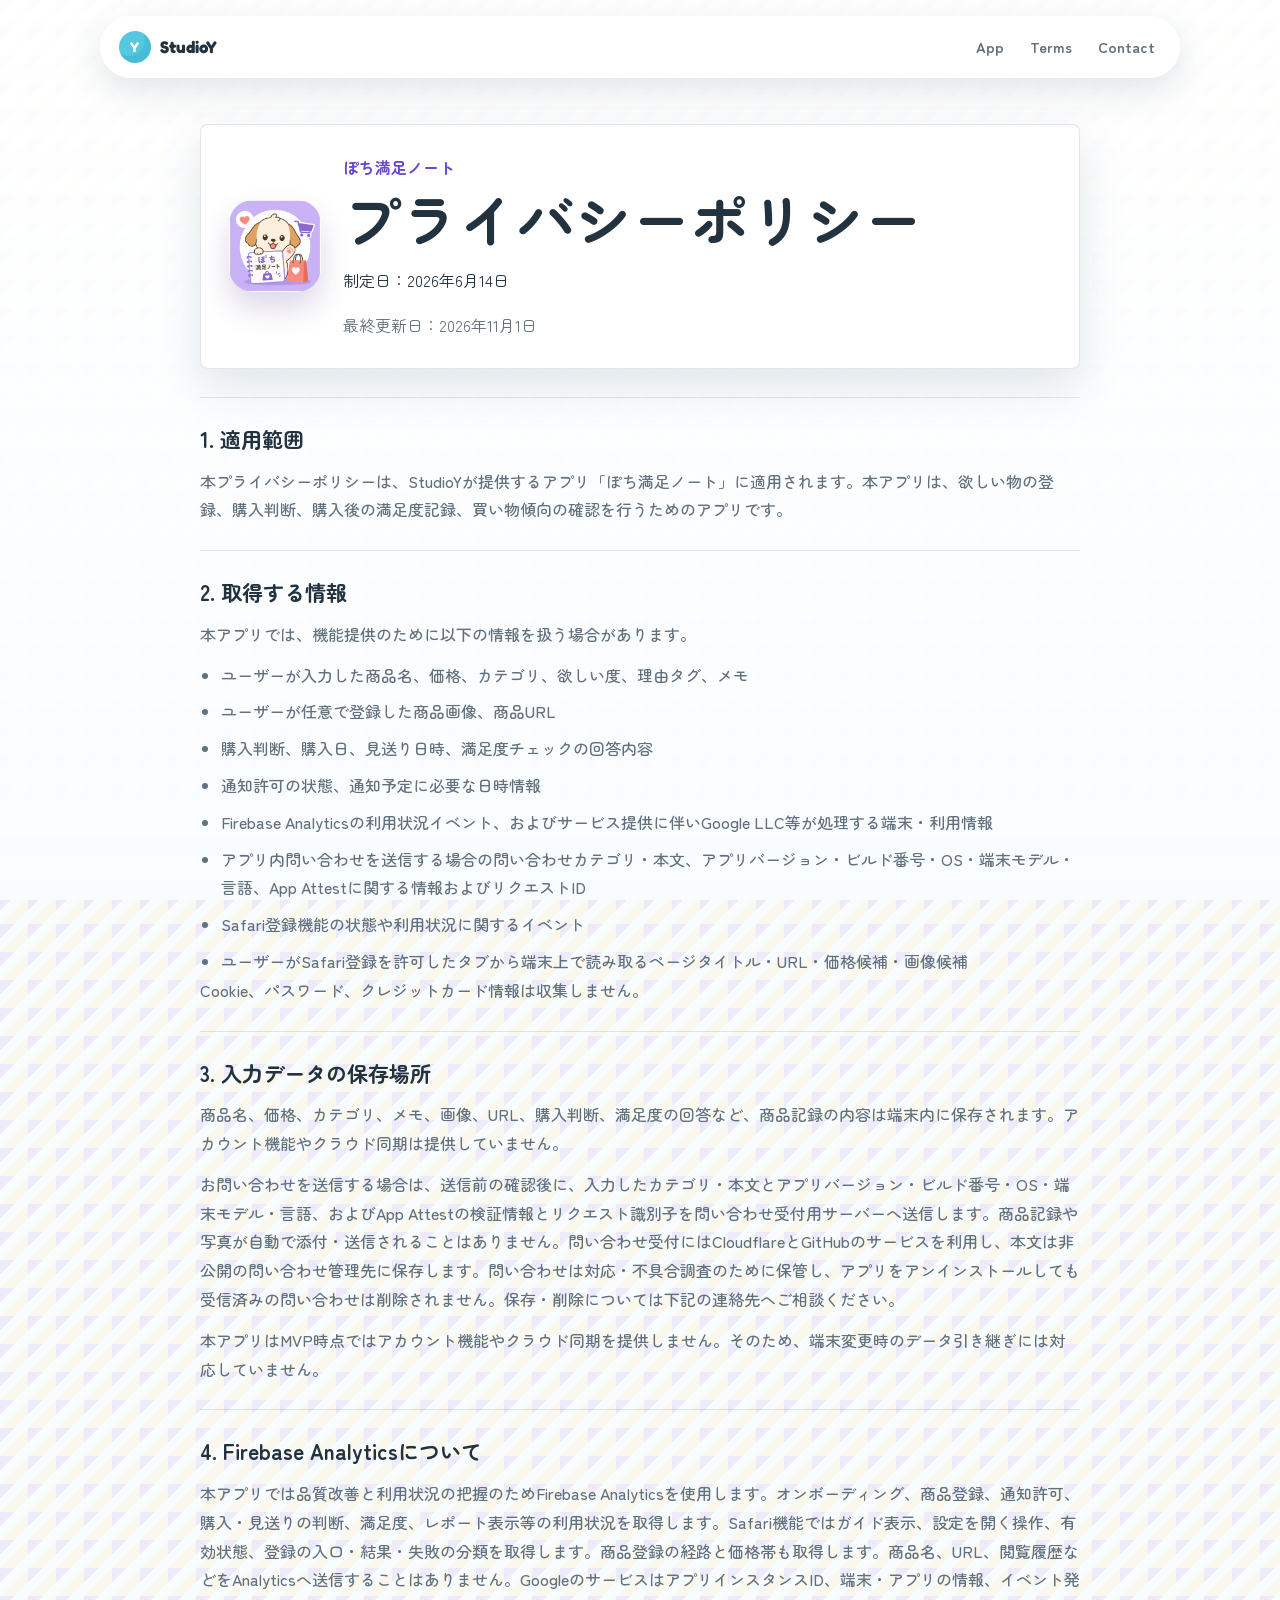
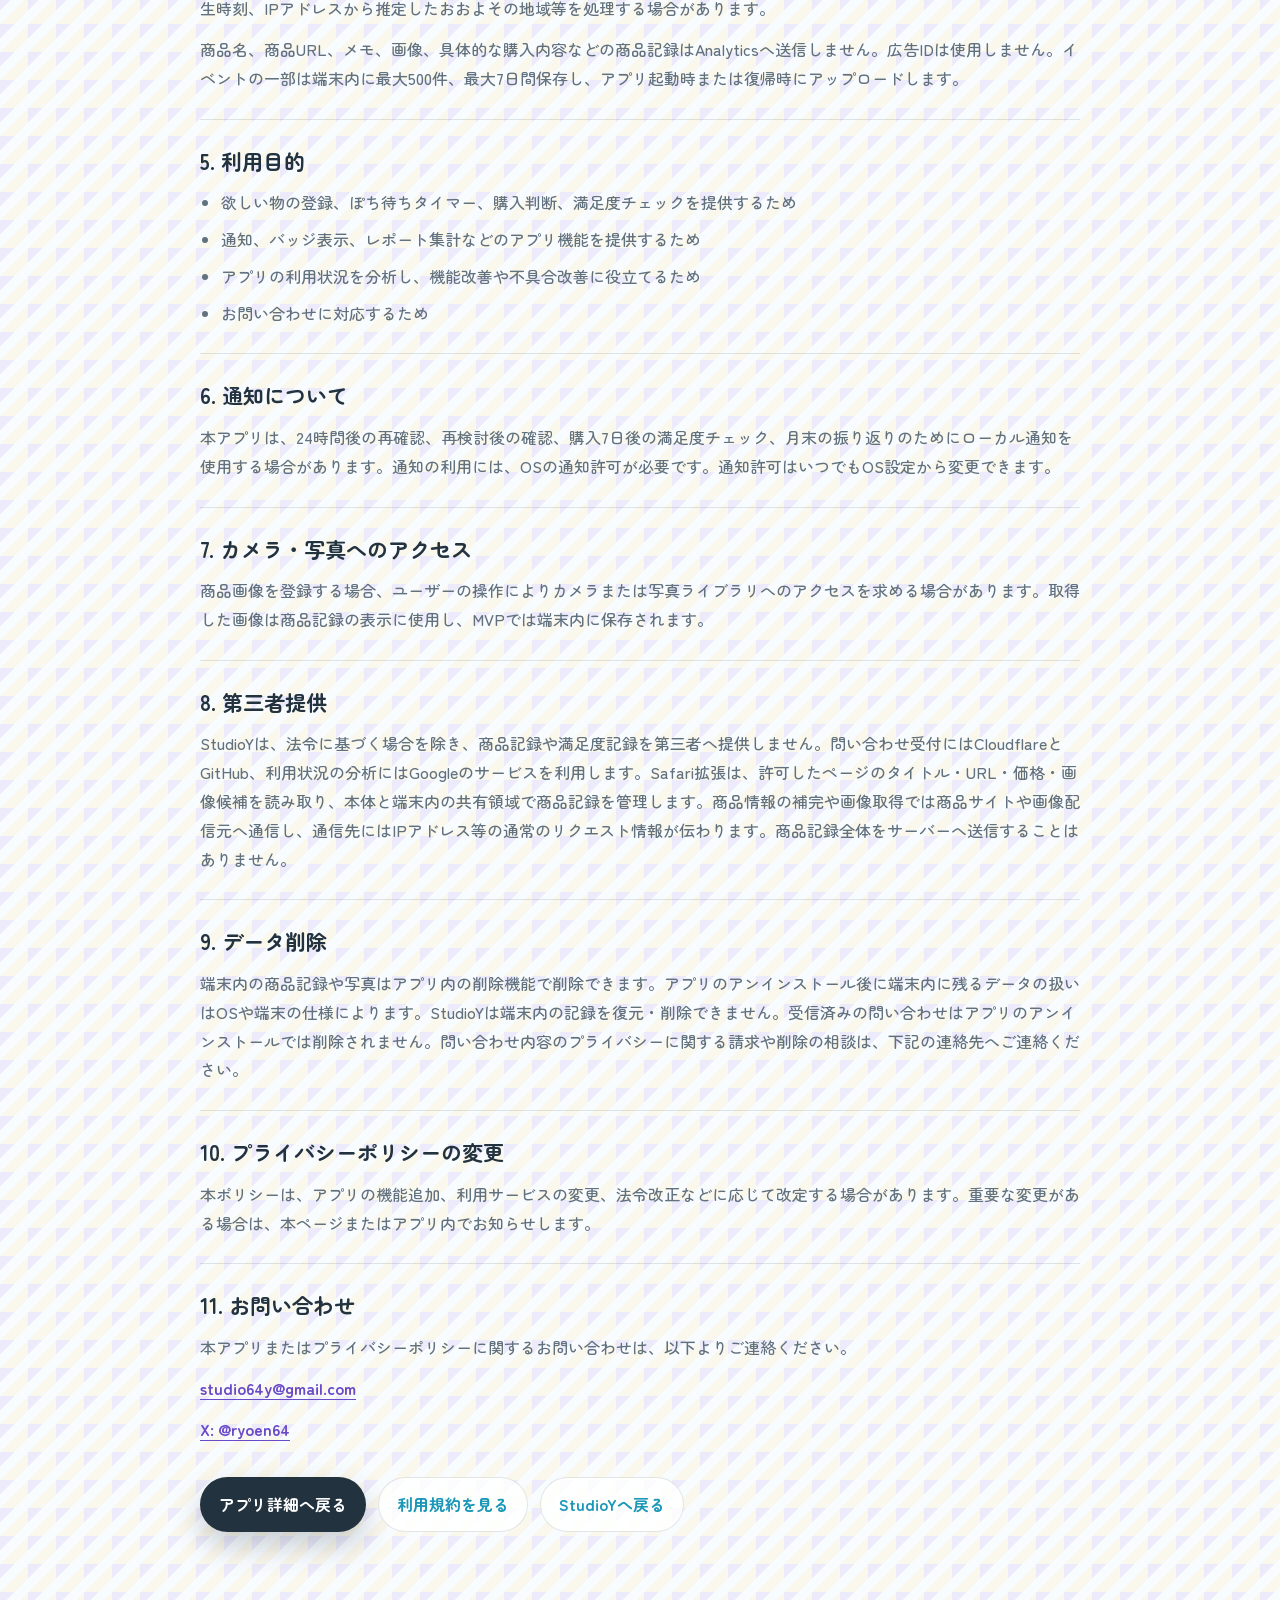
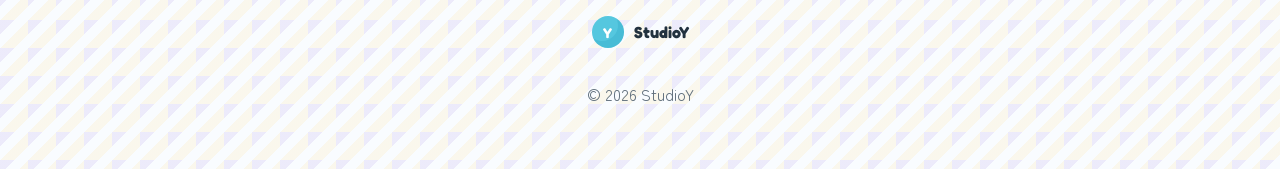
<file: pochi_manzoku_note/privacy/index.html>
<!DOCTYPE html>
<html lang="ja">
<head>
  <meta charset="UTF-8">
  <meta name="viewport" content="width=device-width, initial-scale=1.0">
  <title>プライバシーポリシー | ぽち満足ノート</title>
  <meta name="description" content="ぽち満足ノートのプライバシーポリシーです。アプリ内問い合わせ、Safari登録、端末内保存、Firebase Analyticsなどの情報の取扱いを記載しています。">
  <meta property="og:title" content="プライバシーポリシー | ぽち満足ノート">
  <meta property="og:description" content="ぽち満足ノートのプライバシーポリシーです。">
  <meta property="og:type" content="website">
  <meta name="twitter:card" content="summary">
  <link rel="canonical" href="https://www.studioy64.com/pochi_manzoku_note/privacy/">
  <link rel="icon" href="../assets/app_icon.png" type="image/png">
  <link rel="preconnect" href="https://fonts.googleapis.com">
  <link rel="preconnect" href="https://fonts.gstatic.com" crossorigin>
  <link href="https://fonts.googleapis.com/css2?family=Fredoka:wght@500;600;700&amp;family=Zen+Maru+Gothic:wght@400;500;700&amp;display=swap" rel="stylesheet">
  <link rel="stylesheet" href="../../css/style.css">
</head>
<body class="app-page policy-page">
  <nav class="nav" aria-label="Primary navigation">
    <a href="../../index.html" class="nav__logo" aria-label="StudioY Portfolio">
      <span class="nav__logo-mark">Y</span>
      <span>StudioY</span>
    </a>
    <div class="nav__links">
      <a class="nav__link" href="../">App</a>
      <a class="nav__link" href="../terms/">Terms</a>
      <a class="nav__link" href="#contact">Contact</a>
    </div>
  </nav>

  <main class="policy-main">
    <header class="policy-hero">
      <img class="policy-hero__icon" src="../assets/app_icon.png" alt="">
      <div>
        <p class="policy-hero__app">ぽち満足ノート</p>
        <h1>プライバシー<br class="app-mobile-break">ポリシー</h1>
        <p>制定日：2026年6月14日</p>
        <p>最終更新日：2026年11月1日</p>
      </div>
    </header>

    <section class="policy-section">
      <h2>1. 適用範囲</h2>
      <p>本プライバシーポリシーは、StudioYが提供するアプリ「ぽち満足ノート」に適用されます。本アプリは、欲しい物の登録、購入判断、購入後の満足度記録、買い物傾向の確認を行うためのアプリです。</p>
    </section>

    <section class="policy-section">
      <h2>2. 取得する情報</h2>
      <p>本アプリでは、機能提供のために以下の情報を扱う場合があります。</p>
      <ul class="policy-list">
        <li>ユーザーが入力した商品名、価格、カテゴリ、欲しい度、理由タグ、メモ</li>
        <li>ユーザーが任意で登録した商品画像、商品URL</li>
        <li>購入判断、購入日、見送り日時、満足度チェックの回答内容</li>
        <li>通知許可の状態、通知予定に必要な日時情報</li>
        <li>Firebase Analyticsの利用状況イベント、およびサービス提供に伴いGoogle LLC等が処理する端末・利用情報</li>
        <li>アプリ内問い合わせを送信する場合の問い合わせカテゴリ・本文、アプリバージョン・ビルド番号・OS・端末モデル・言語、App Attestに関する情報およびリクエストID</li>
        <li>Safari登録機能の状態や利用状況に関するイベント</li>
        <li>ユーザーがSafari登録を許可したタブから端末上で読み取るページタイトル・URL・価格候補・画像候補</li>
      </ul>
      <p>Cookie、パスワード、クレジットカード情報は収集しません。</p>
    </section>

    <section class="policy-section">
      <h2>3. 入力データの保存場所</h2>
      <p>商品名、価格、カテゴリ、メモ、画像、URL、購入判断、満足度の回答など、商品記録の内容は端末内に保存されます。アカウント機能やクラウド同期は提供していません。</p>
      <p>お問い合わせを送信する場合は、送信前の確認後に、入力したカテゴリ・本文とアプリバージョン・ビルド番号・OS・端末モデル・言語、およびApp Attestの検証情報とリクエスト識別子を問い合わせ受付用サーバーへ送信します。商品記録や写真が自動で添付・送信されることはありません。問い合わせ受付にはCloudflareとGitHubのサービスを利用し、本文は非公開の問い合わせ管理先に保存します。問い合わせは対応・不具合調査のために保管し、アプリをアンインストールしても受信済みの問い合わせは削除されません。保存・削除については下記の連絡先へご相談ください。</p>
      <p>本アプリはMVP時点ではアカウント機能やクラウド同期を提供しません。そのため、端末変更時のデータ引き継ぎには対応していません。</p>
    </section>

    <section class="policy-section">
      <h2>4. Firebase Analyticsについて</h2>
      <p>本アプリでは品質改善と利用状況の把握のためFirebase Analyticsを使用します。オンボーディング、商品登録、通知許可、購入・見送りの判断、満足度、レポート表示等の利用状況を取得します。Safari機能ではガイド表示、設定を開く操作、有効状態、登録の入口・結果・失敗の分類を取得します。商品登録の経路と価格帯も取得します。商品名、URL、閲覧履歴などをAnalyticsへ送信することはありません。GoogleのサービスはアプリインスタンスID、端末・アプリの情報、イベント発生時刻、IPアドレスから推定したおおよその地域等を処理する場合があります。</p>
      <p>商品名、商品URL、メモ、画像、具体的な購入内容などの商品記録はAnalyticsへ送信しません。広告IDは使用しません。イベントの一部は端末内に最大500件、最大7日間保存し、アプリ起動時または復帰時にアップロードします。</p>
    </section>

    <section class="policy-section">
      <h2>5. 利用目的</h2>
      <ul class="policy-list">
        <li>欲しい物の登録、ぽち待ちタイマー、購入判断、満足度チェックを提供するため</li>
        <li>通知、バッジ表示、レポート集計などのアプリ機能を提供するため</li>
        <li>アプリの利用状況を分析し、機能改善や不具合改善に役立てるため</li>
        <li>お問い合わせに対応するため</li>
      </ul>
    </section>

    <section class="policy-section">
      <h2>6. 通知について</h2>
      <p>本アプリは、24時間後の再確認、再検討後の確認、購入7日後の満足度チェック、月末の振り返りのためにローカル通知を使用する場合があります。通知の利用には、OSの通知許可が必要です。通知許可はいつでもOS設定から変更できます。</p>
    </section>

    <section class="policy-section">
      <h2>7. カメラ・写真へのアクセス</h2>
      <p>商品画像を登録する場合、ユーザーの操作によりカメラまたは写真ライブラリへのアクセスを求める場合があります。取得した画像は商品記録の表示に使用し、MVPでは端末内に保存されます。</p>
    </section>

    <section class="policy-section">
      <h2>8. 第三者提供</h2>
      <p>StudioYは、法令に基づく場合を除き、商品記録や満足度記録を第三者へ提供しません。問い合わせ受付にはCloudflareとGitHub、利用状況の分析にはGoogleのサービスを利用します。Safari拡張は、許可したページのタイトル・URL・価格・画像候補を読み取り、本体と端末内の共有領域で商品記録を管理します。商品情報の補完や画像取得では商品サイトや画像配信元へ通信し、通信先にはIPアドレス等の通常のリクエスト情報が伝わります。商品記録全体をサーバーへ送信することはありません。</p>
    </section>

    <section class="policy-section">
      <h2>9. データ削除</h2>
      <p>端末内の商品記録や写真はアプリ内の削除機能で削除できます。アプリのアンインストール後に端末内に残るデータの扱いはOSや端末の仕様によります。StudioYは端末内の記録を復元・削除できません。受信済みの問い合わせはアプリのアンインストールでは削除されません。問い合わせ内容のプライバシーに関する請求や削除の相談は、下記の連絡先へご連絡ください。</p>
    </section>

    <section class="policy-section">
      <h2>10. プライバシーポリシーの変更</h2>
      <p>本ポリシーは、アプリの機能追加、利用サービスの変更、法令改正などに応じて改定する場合があります。重要な変更がある場合は、本ページまたはアプリ内でお知らせします。</p>
    </section>

    <section id="contact" class="policy-section">
      <h2>11. お問い合わせ</h2>
      <p>本アプリまたはプライバシーポリシーに関するお問い合わせは、以下よりご連絡ください。</p>
      <p><a class="policy-link" href="mailto:studio64y@gmail.com">studio64y@gmail.com</a></p>
      <p><a class="policy-link" href="https://x.com/ryoen64" target="_blank" rel="noopener">X: @ryoen64</a></p>
    </section>

    <div class="policy-actions">
      <a class="button button--primary" href="../">アプリ詳細へ戻る</a>
      <a class="button button--ghost" href="../terms/">利用規約を見る</a>
      <a class="button button--ghost" href="../../index.html">StudioYへ戻る</a>
    </div>
  </main>

  <footer class="footer">
    <p class="footer__logo">
      <span class="nav__logo-mark">Y</span>
      <span>StudioY</span>
    </p>
    <p>&copy; 2026 StudioY</p>
  </footer>
</body>
</html>
</file>
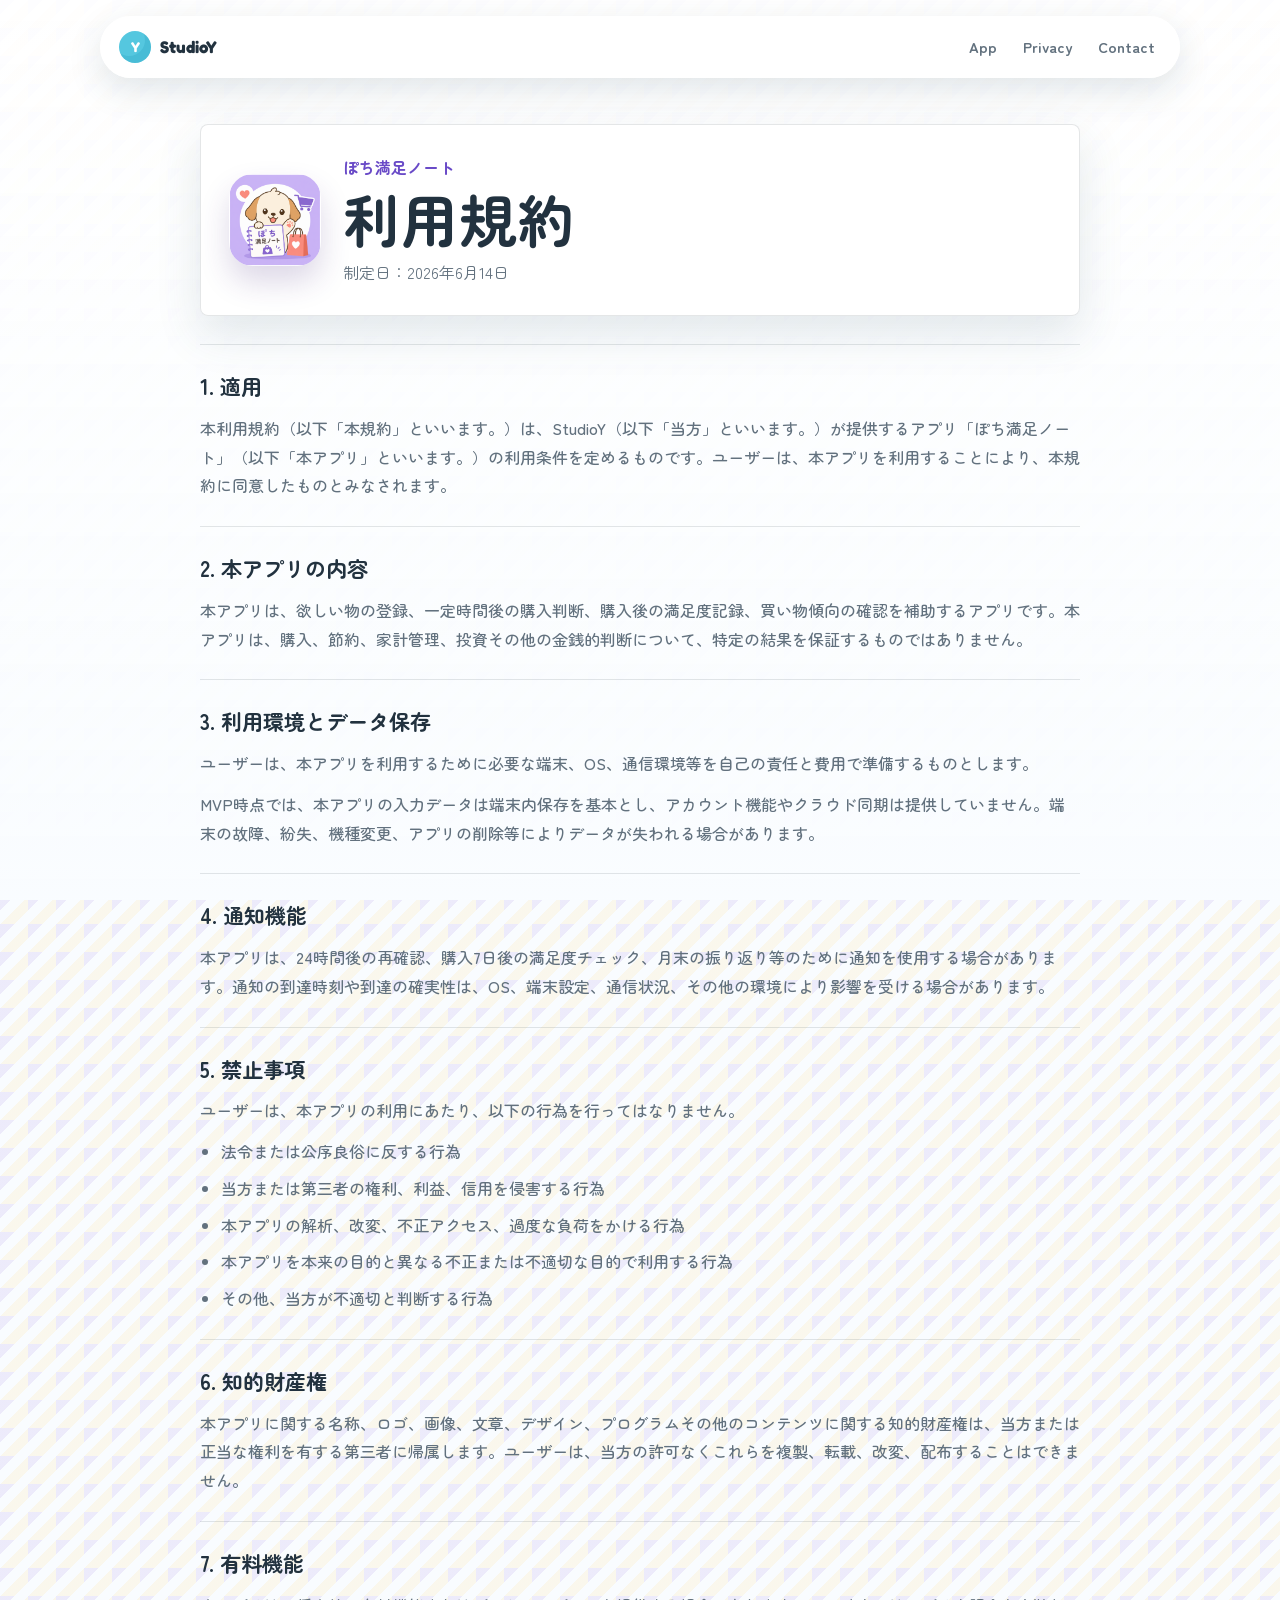
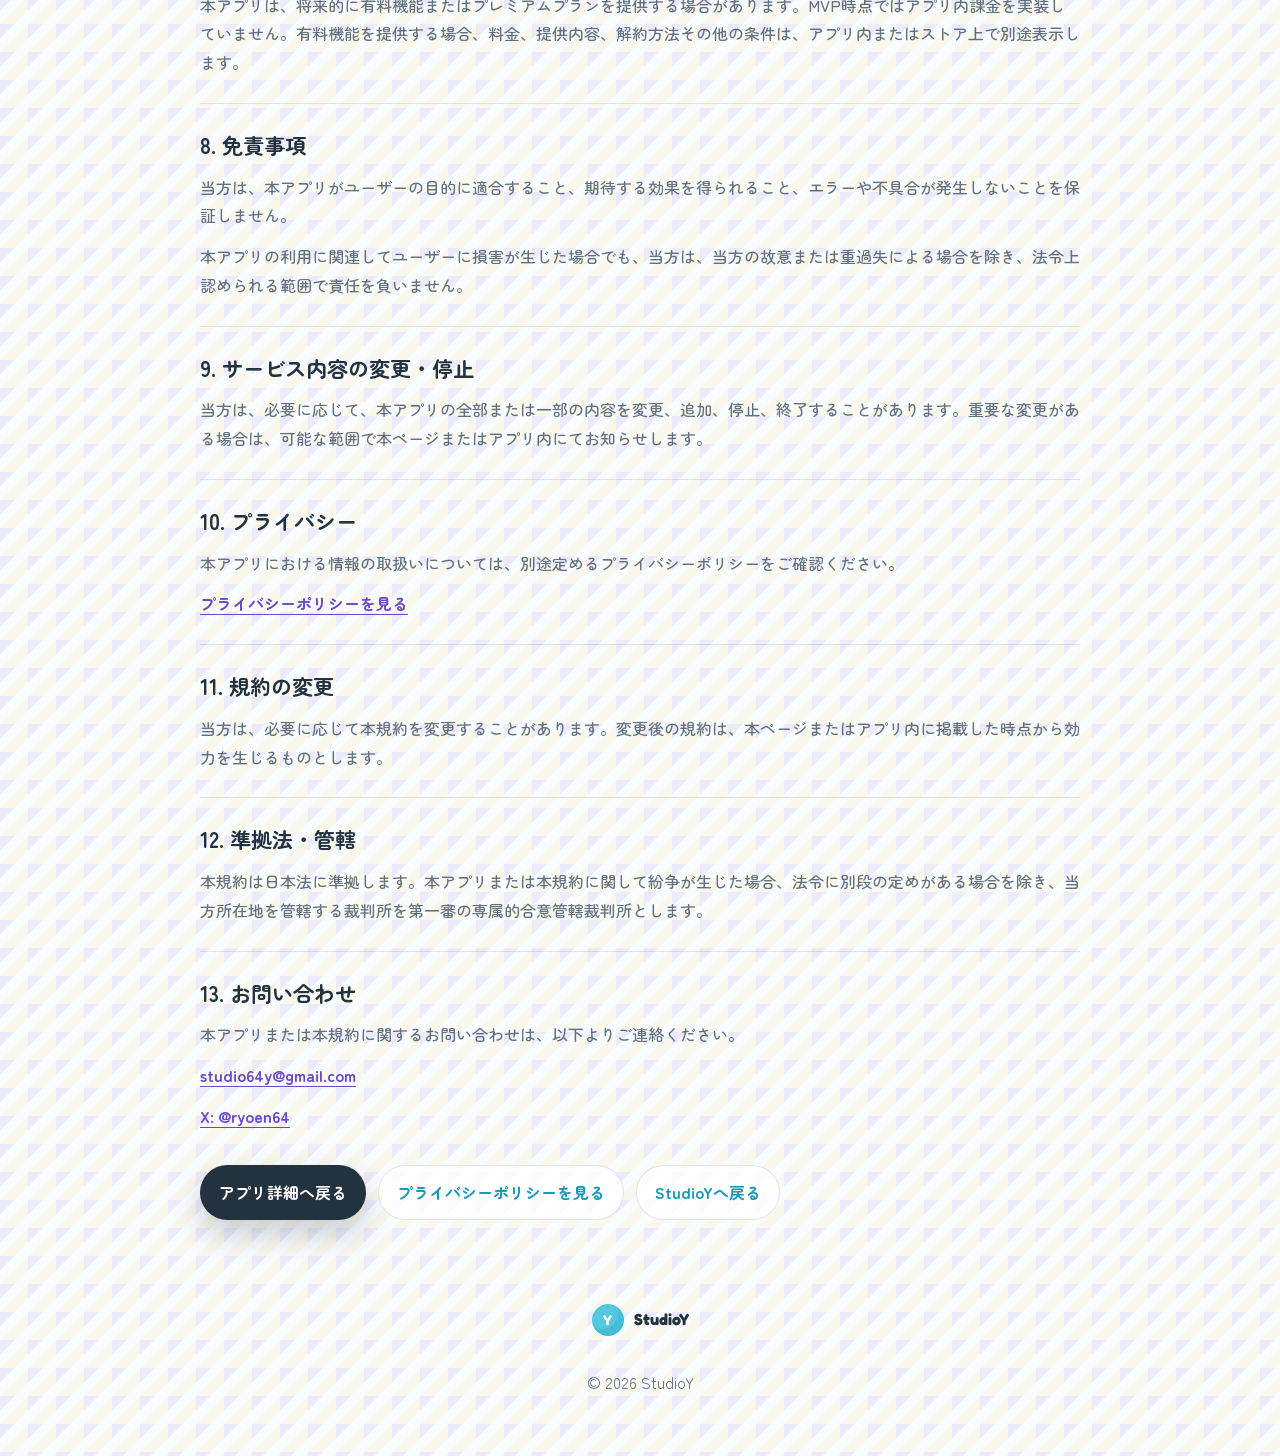
<file: pochi_manzoku_note/terms/index.html>
<!DOCTYPE html>
<html lang="ja">
<head>
  <meta charset="UTF-8">
  <meta name="viewport" content="width=device-width, initial-scale=1.0">
  <title>利用規約 | ぽち満足ノート</title>
  <meta name="description" content="ぽち満足ノートの利用規約です。アプリの利用条件、禁止事項、データ保存、通知、有料機能、免責事項について記載しています。">
  <meta property="og:title" content="利用規約 | ぽち満足ノート">
  <meta property="og:description" content="ぽち満足ノートの利用規約です。">
  <meta property="og:type" content="website">
  <meta name="twitter:card" content="summary">
  <link rel="icon" href="../assets/app_icon.png" type="image/png">
  <link rel="preconnect" href="https://fonts.googleapis.com">
  <link rel="preconnect" href="https://fonts.gstatic.com" crossorigin>
  <link href="https://fonts.googleapis.com/css2?family=Fredoka:wght@500;600;700&amp;family=Zen+Maru+Gothic:wght@400;500;700&amp;display=swap" rel="stylesheet">
  <link rel="stylesheet" href="../../css/style.css">
</head>
<body class="app-page policy-page">
  <nav class="nav" aria-label="Primary navigation">
    <a href="../../index.html" class="nav__logo" aria-label="StudioY Portfolio">
      <span class="nav__logo-mark">Y</span>
      <span>StudioY</span>
    </a>
    <div class="nav__links">
      <a class="nav__link" href="../">App</a>
      <a class="nav__link" href="../privacy/">Privacy</a>
      <a class="nav__link" href="#contact">Contact</a>
    </div>
  </nav>

  <main class="policy-main">
    <header class="policy-hero">
      <img class="policy-hero__icon" src="../assets/app_icon.png" alt="">
      <div>
        <p class="policy-hero__app">ぽち満足ノート</p>
        <h1>利用規約</h1>
        <p>制定日：2026年6月14日</p>
      </div>
    </header>

    <section class="policy-section">
      <h2>1. 適用</h2>
      <p>本利用規約（以下「本規約」といいます。）は、StudioY（以下「当方」といいます。）が提供するアプリ「ぽち満足ノート」（以下「本アプリ」といいます。）の利用条件を定めるものです。ユーザーは、本アプリを利用することにより、本規約に同意したものとみなされます。</p>
    </section>

    <section class="policy-section">
      <h2>2. 本アプリの内容</h2>
      <p>本アプリは、欲しい物の登録、一定時間後の購入判断、購入後の満足度記録、買い物傾向の確認を補助するアプリです。本アプリは、購入、節約、家計管理、投資その他の金銭的判断について、特定の結果を保証するものではありません。</p>
    </section>

    <section class="policy-section">
      <h2>3. 利用環境とデータ保存</h2>
      <p>ユーザーは、本アプリを利用するために必要な端末、OS、通信環境等を自己の責任と費用で準備するものとします。</p>
      <p>MVP時点では、本アプリの入力データは端末内保存を基本とし、アカウント機能やクラウド同期は提供していません。端末の故障、紛失、機種変更、アプリの削除等によりデータが失われる場合があります。</p>
    </section>

    <section class="policy-section">
      <h2>4. 通知機能</h2>
      <p>本アプリは、24時間後の再確認、購入7日後の満足度チェック、月末の振り返り等のために通知を使用する場合があります。通知の到達時刻や到達の確実性は、OS、端末設定、通信状況、その他の環境により影響を受ける場合があります。</p>
    </section>

    <section class="policy-section">
      <h2>5. 禁止事項</h2>
      <p>ユーザーは、本アプリの利用にあたり、以下の行為を行ってはなりません。</p>
      <ul class="policy-list">
        <li>法令または公序良俗に反する行為</li>
        <li>当方または第三者の権利、利益、信用を侵害する行為</li>
        <li>本アプリの解析、改変、不正アクセス、過度な負荷をかける行為</li>
        <li>本アプリを本来の目的と異なる不正または不適切な目的で利用する行為</li>
        <li>その他、当方が不適切と判断する行為</li>
      </ul>
    </section>

    <section class="policy-section">
      <h2>6. 知的財産権</h2>
      <p>本アプリに関する名称、ロゴ、画像、文章、デザイン、プログラムその他のコンテンツに関する知的財産権は、当方または正当な権利を有する第三者に帰属します。ユーザーは、当方の許可なくこれらを複製、転載、改変、配布することはできません。</p>
    </section>

    <section class="policy-section">
      <h2>7. 有料機能</h2>
      <p>本アプリは、将来的に有料機能またはプレミアムプランを提供する場合があります。MVP時点ではアプリ内課金を実装していません。有料機能を提供する場合、料金、提供内容、解約方法その他の条件は、アプリ内またはストア上で別途表示します。</p>
    </section>

    <section class="policy-section">
      <h2>8. 免責事項</h2>
      <p>当方は、本アプリがユーザーの目的に適合すること、期待する効果を得られること、エラーや不具合が発生しないことを保証しません。</p>
      <p>本アプリの利用に関連してユーザーに損害が生じた場合でも、当方は、当方の故意または重過失による場合を除き、法令上認められる範囲で責任を負いません。</p>
    </section>

    <section class="policy-section">
      <h2>9. サービス内容の変更・停止</h2>
      <p>当方は、必要に応じて、本アプリの全部または一部の内容を変更、追加、停止、終了することがあります。重要な変更がある場合は、可能な範囲で本ページまたはアプリ内にてお知らせします。</p>
    </section>

    <section class="policy-section">
      <h2>10. プライバシー</h2>
      <p>本アプリにおける情報の取扱いについては、別途定めるプライバシーポリシーをご確認ください。</p>
      <p><a class="policy-link" href="../privacy/">プライバシーポリシーを見る</a></p>
    </section>

    <section class="policy-section">
      <h2>11. 規約の変更</h2>
      <p>当方は、必要に応じて本規約を変更することがあります。変更後の規約は、本ページまたはアプリ内に掲載した時点から効力を生じるものとします。</p>
    </section>

    <section class="policy-section">
      <h2>12. 準拠法・管轄</h2>
      <p>本規約は日本法に準拠します。本アプリまたは本規約に関して紛争が生じた場合、法令に別段の定めがある場合を除き、当方所在地を管轄する裁判所を第一審の専属的合意管轄裁判所とします。</p>
    </section>

    <section id="contact" class="policy-section">
      <h2>13. お問い合わせ</h2>
      <p>本アプリまたは本規約に関するお問い合わせは、以下よりご連絡ください。</p>
      <p><a class="policy-link" href="mailto:studio64y@gmail.com">studio64y@gmail.com</a></p>
      <p><a class="policy-link" href="https://x.com/ryoen64" target="_blank" rel="noopener">X: @ryoen64</a></p>
    </section>

    <div class="policy-actions">
      <a class="button button--primary" href="../">アプリ詳細へ戻る</a>
      <a class="button button--ghost" href="../privacy/">プライバシーポリシーを見る</a>
      <a class="button button--ghost" href="../../index.html">StudioYへ戻る</a>
    </div>
  </main>

  <footer class="footer">
    <p class="footer__logo">
      <span class="nav__logo-mark">Y</span>
      <span>StudioY</span>
    </p>
    <p>&copy; 2026 StudioY</p>
  </footer>
</body>
</html>
</file>
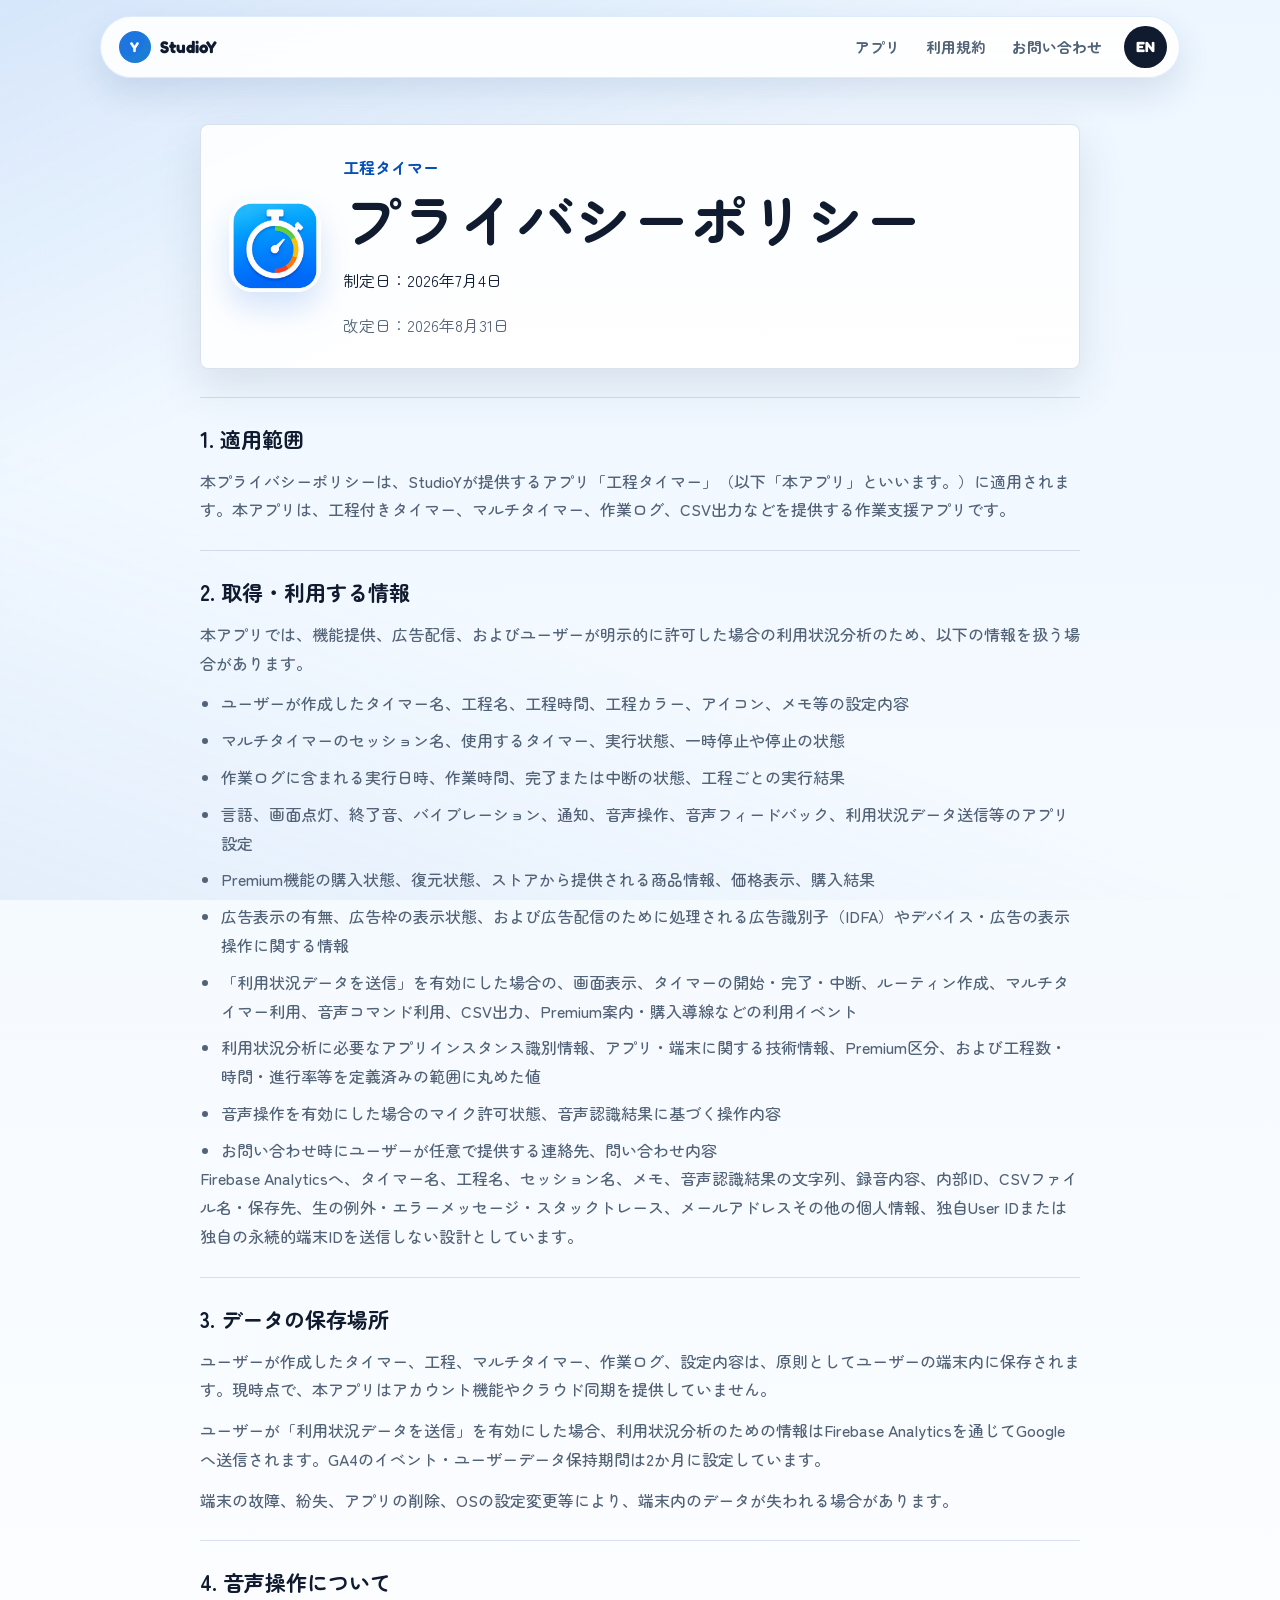
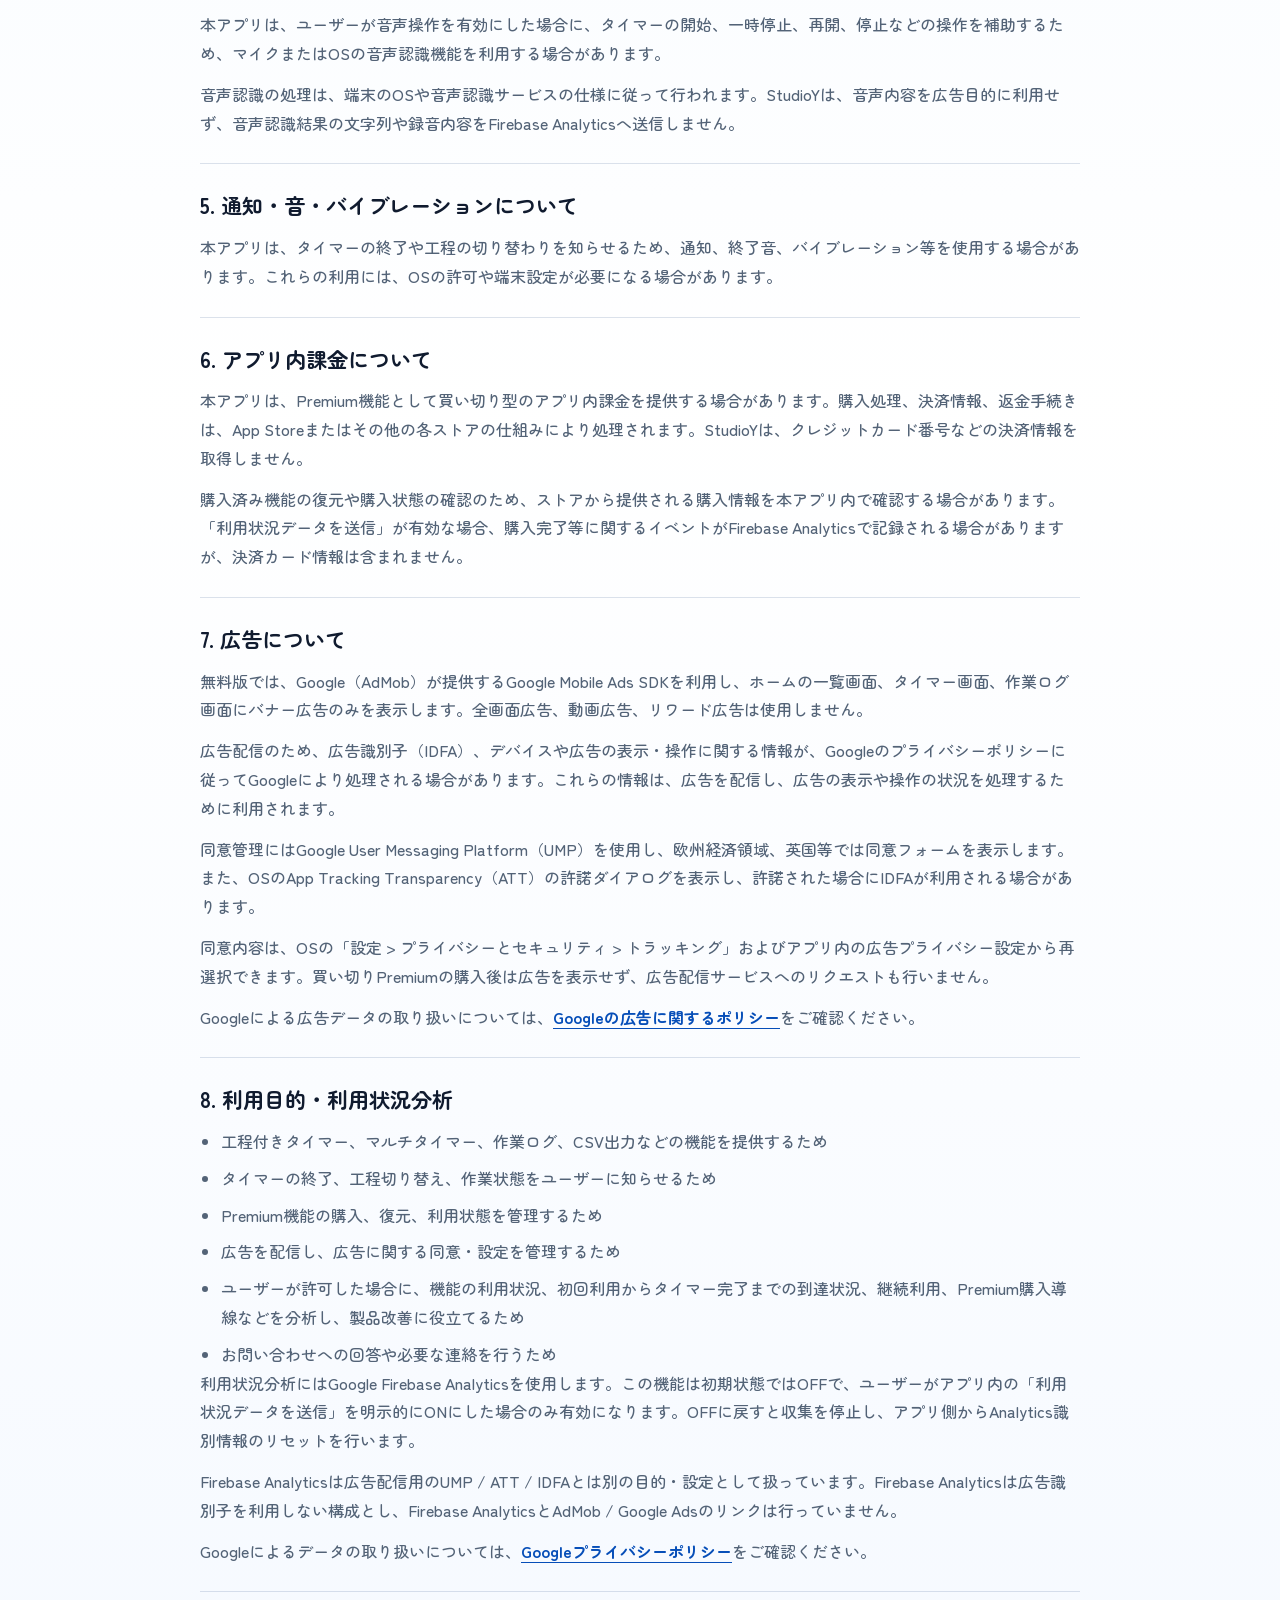
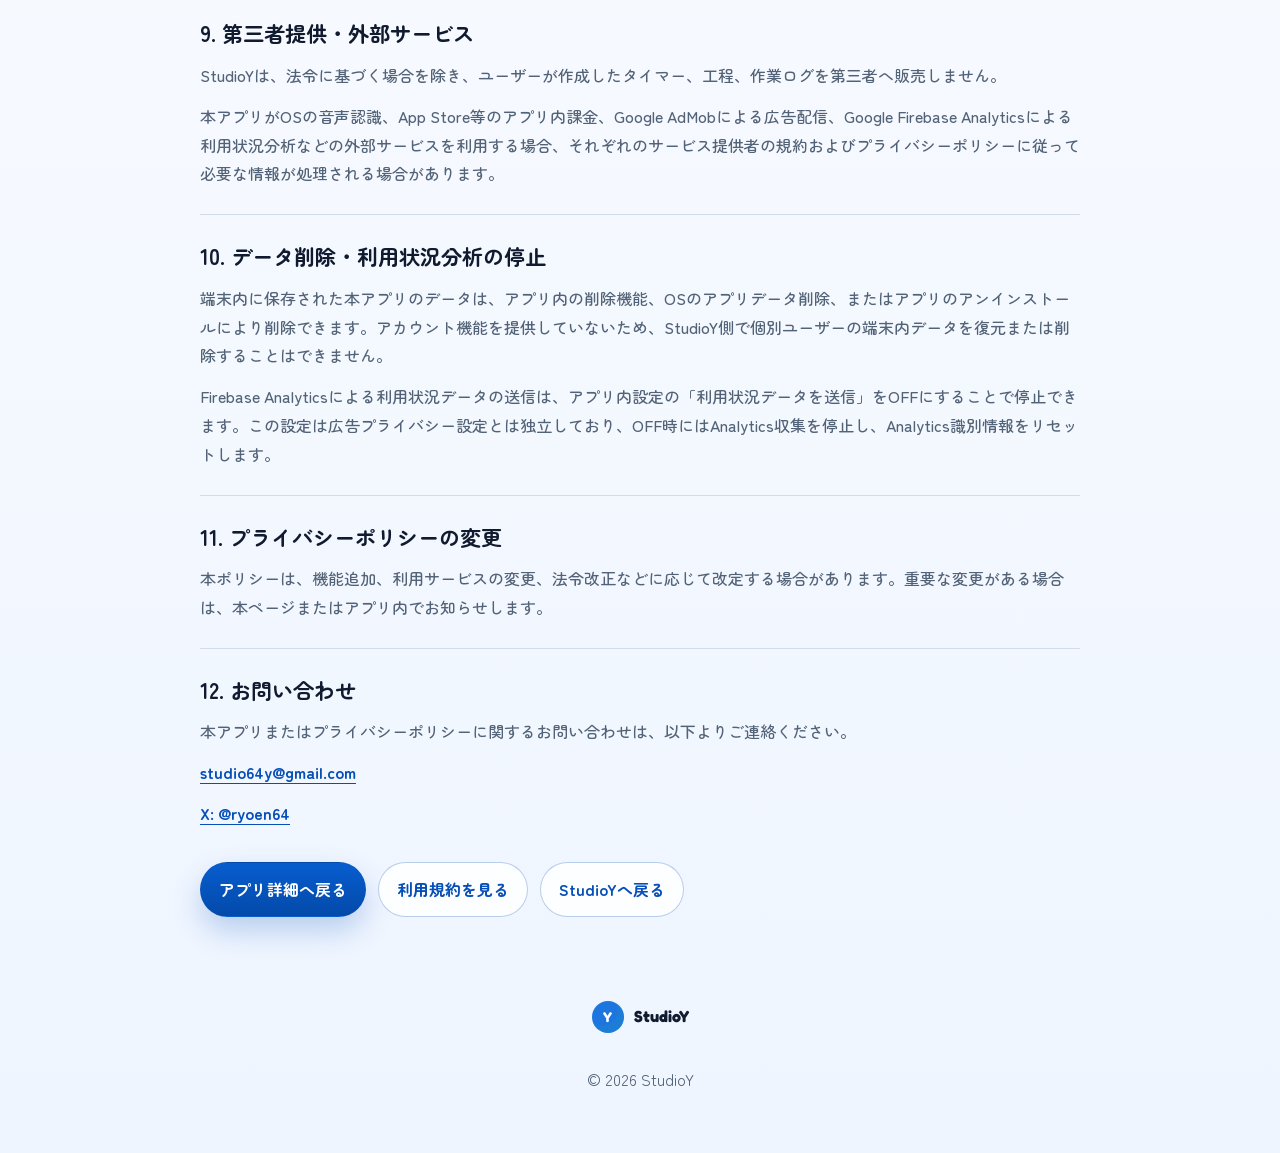
<file: work_timer/privacy/index.html>
<!DOCTYPE html>
<html lang="ja">
<head>
  <meta charset="UTF-8">
  <meta name="viewport" content="width=device-width, initial-scale=1.0">
  <title>プライバシーポリシー | 工程タイマー</title>
  <meta name="description" content="工程タイマーのプライバシーポリシーです。端末内保存、Firebase Analytics、音声操作、アプリ内課金、広告について記載しています。">
  <meta property="og:title" content="プライバシーポリシー | 工程タイマー">
  <meta property="og:description" content="工程タイマーのプライバシーポリシーです。">
  <meta property="og:type" content="website">
  <meta name="twitter:card" content="summary">
  <link rel="icon" href="../assets/app_icon.png" type="image/png">
  <link rel="preconnect" href="https://fonts.googleapis.com">
  <link rel="preconnect" href="https://fonts.gstatic.com" crossorigin>
  <link href="https://fonts.googleapis.com/css2?family=Fredoka:wght@500;600;700&amp;family=Zen+Maru+Gothic:wght@400;500;700&amp;display=swap" rel="stylesheet">
  <link rel="stylesheet" href="../../css/style.css">
</head>
<body class="timer-page policy-page timer-policy-page" data-lang="ja">
  <nav class="nav timer-nav" aria-label="Primary navigation">
    <a href="../../index.html" class="nav__logo" aria-label="StudioY Portfolio">
      <span class="nav__logo-mark">Y</span>
      <span>StudioY</span>
    </a>
    <div class="nav__links">
      <a class="nav__link" href="../"><span class="ja">アプリ</span><span class="en">App</span></a>
      <a class="nav__link" href="../terms/"><span class="ja">利用規約</span><span class="en">Terms</span></a>
      <a class="nav__link" href="#contact"><span class="ja">お問い合わせ</span><span class="en">Contact</span></a>
      <button class="nav__lang timer-nav__lang" type="button" id="policyLangToggle" aria-label="Switch to English">EN</button>
    </div>
  </nav>

  <main class="policy-main">
    <header class="policy-hero">
      <img class="policy-hero__icon" src="../assets/app_icon.png" alt="">
      <div>
        <p class="policy-hero__app"><span class="ja">工程タイマー</span><span class="en">Work Timer</span></p>
        <h1><span class="ja">プライバシー<br class="app-mobile-break">ポリシー</span><span class="en">Privacy Policy</span></h1>
        <p><span class="ja">制定日：2026年7月4日</span><span class="en">Effective date: July 4, 2026</span></p>
        <p><span class="ja">改定日：2026年8月31日</span><span class="en">Revision date: August 31, 2026</span></p>
      </div>
    </header>

    <section class="policy-section">
      <h2><span class="ja">1. 適用範囲</span><span class="en">1. Scope</span></h2>
      <p><span class="ja">本プライバシーポリシーは、StudioYが提供するアプリ「工程タイマー」（以下「本アプリ」といいます。）に適用されます。本アプリは、工程付きタイマー、マルチタイマー、作業ログ、CSV出力などを提供する作業支援アプリです。</span><span class="en">This Privacy Policy applies to the app "Work Timer" provided by StudioY (the "App"). The App is a work-support app that provides step timers, multi-timers, work logs, CSV export, and related features.</span></p>
    </section>

    <section class="policy-section">
      <h2><span class="ja">2. 取得・利用する情報</span><span class="en">2. Information We Handle</span></h2>
      <p><span class="ja">本アプリでは、機能提供、広告配信、およびユーザーが明示的に許可した場合の利用状況分析のため、以下の情報を扱う場合があります。</span><span class="en">The App may handle the following information to provide its features, deliver advertising, and analyze usage when the user has explicitly opted in.</span></p>
      <ul class="policy-list">
        <li><span class="ja">ユーザーが作成したタイマー名、工程名、工程時間、工程カラー、アイコン、メモ等の設定内容</span><span class="en">Timer names, step names, step durations, step colors, icons, notes, and other settings created by users</span></li>
        <li><span class="ja">マルチタイマーのセッション名、使用するタイマー、実行状態、一時停止や停止の状態</span><span class="en">Multi-timer session names, selected timers, running status, pause status, and stop status</span></li>
        <li><span class="ja">作業ログに含まれる実行日時、作業時間、完了または中断の状態、工程ごとの実行結果</span><span class="en">Work log data such as run date and time, work duration, completion or interruption status, and results for each step</span></li>
        <li><span class="ja">言語、画面点灯、終了音、バイブレーション、通知、音声操作、音声フィードバック、利用状況データ送信等のアプリ設定</span><span class="en">App settings such as language, screen-on behavior, completion sound, vibration, notifications, voice control, voice feedback, and usage analytics preferences</span></li>
        <li><span class="ja">Premium機能の購入状態、復元状態、ストアから提供される商品情報、価格表示、購入結果</span><span class="en">Premium purchase status, restore status, product information provided by stores, price display, and purchase results</span></li>
        <li><span class="ja">広告表示の有無、広告枠の表示状態、および広告配信のために処理される広告識別子（IDFA）やデバイス・広告の表示操作に関する情報</span><span class="en">Ad display status and information processed for ad delivery, including the advertising identifier (IDFA) and information about the device and ad display or interaction</span></li>
        <li><span class="ja">「利用状況データを送信」を有効にした場合の、画面表示、タイマーの開始・完了・中断、ルーティン作成、マルチタイマー利用、音声コマンド利用、CSV出力、Premium案内・購入導線などの利用イベント</span><span class="en">When "Send Usage Data" is enabled, usage events such as screen views, timer starts, completions and cancellations, routine creation, multi-timer use, voice-command use, CSV export, and Premium offer or purchase flows</span></li>
        <li><span class="ja">利用状況分析に必要なアプリインスタンス識別情報、アプリ・端末に関する技術情報、Premium区分、および工程数・時間・進行率等を定義済みの範囲に丸めた値</span><span class="en">App-instance identifiers, technical app and device information, Premium tier, and bucketed values for items such as step counts, durations, and progress used for analytics</span></li>
        <li><span class="ja">音声操作を有効にした場合のマイク許可状態、音声認識結果に基づく操作内容</span><span class="en">Microphone permission status and operations based on speech recognition results when voice control is enabled</span></li>
        <li><span class="ja">お問い合わせ時にユーザーが任意で提供する連絡先、問い合わせ内容</span><span class="en">Contact information and inquiry details voluntarily provided when contacting us</span></li>
      </ul>
      <p><span class="ja">Firebase Analyticsへ、タイマー名、工程名、セッション名、メモ、音声認識結果の文字列、録音内容、内部ID、CSVファイル名・保存先、生の例外・エラーメッセージ・スタックトレース、メールアドレスその他の個人情報、独自User IDまたは独自の永続的端末IDを送信しない設計としています。</span><span class="en">The App is designed not to send timer names, step names, session names, notes, recognized speech text, recordings, internal IDs, CSV file names or destinations, raw exceptions, error messages or stack traces, email addresses or other personal information, custom User IDs, or custom persistent device IDs to Firebase Analytics.</span></p>
    </section>

    <section class="policy-section">
      <h2><span class="ja">3. データの保存場所</span><span class="en">3. Data Storage</span></h2>
      <p><span class="ja">ユーザーが作成したタイマー、工程、マルチタイマー、作業ログ、設定内容は、原則としてユーザーの端末内に保存されます。現時点で、本アプリはアカウント機能やクラウド同期を提供していません。</span><span class="en">Timers, steps, multi-timers, work logs, and settings created by users are generally stored on the user's device. The App currently does not provide account features or cloud synchronization.</span></p>
      <p><span class="ja">ユーザーが「利用状況データを送信」を有効にした場合、利用状況分析のための情報はFirebase Analyticsを通じてGoogleへ送信されます。GA4のイベント・ユーザーデータ保持期間は2か月に設定しています。</span><span class="en">When the user enables "Send Usage Data," analytics information is sent to Google through Firebase Analytics. The GA4 retention period for event and user data is configured to two months.</span></p>
      <p><span class="ja">端末の故障、紛失、アプリの削除、OSの設定変更等により、端末内のデータが失われる場合があります。</span><span class="en">Data stored on the device may be lost due to device failure, loss, app deletion, OS setting changes, or similar events.</span></p>
    </section>

    <section class="policy-section">
      <h2><span class="ja">4. 音声操作について</span><span class="en">4. Voice Control</span></h2>
      <p><span class="ja">本アプリは、ユーザーが音声操作を有効にした場合に、タイマーの開始、一時停止、再開、停止などの操作を補助するため、マイクまたはOSの音声認識機能を利用する場合があります。</span><span class="en">When users enable voice control, the App may use the microphone or the OS speech recognition feature to support operations such as starting, pausing, resuming, and stopping timers.</span></p>
      <p><span class="ja">音声認識の処理は、端末のOSや音声認識サービスの仕様に従って行われます。StudioYは、音声内容を広告目的に利用せず、音声認識結果の文字列や録音内容をFirebase Analyticsへ送信しません。</span><span class="en">Speech recognition processing is performed according to the specifications of the device OS or speech recognition service. StudioY does not use voice content for advertising and does not send recognized speech text or recordings to Firebase Analytics.</span></p>
    </section>

    <section class="policy-section">
      <h2><span class="ja">5. 通知・音・バイブレーションについて</span><span class="en">5. Notifications, Sounds, and Vibration</span></h2>
      <p><span class="ja">本アプリは、タイマーの終了や工程の切り替わりを知らせるため、通知、終了音、バイブレーション等を使用する場合があります。これらの利用には、OSの許可や端末設定が必要になる場合があります。</span><span class="en">The App may use notifications, completion sounds, vibration, and similar features to notify users when timers end or steps change. These features may require OS permissions or device settings.</span></p>
    </section>

    <section class="policy-section">
      <h2><span class="ja">6. アプリ内課金について</span><span class="en">6. In-App Purchases</span></h2>
      <p><span class="ja">本アプリは、Premium機能として買い切り型のアプリ内課金を提供する場合があります。購入処理、決済情報、返金手続きは、App Storeまたはその他の各ストアの仕組みにより処理されます。StudioYは、クレジットカード番号などの決済情報を取得しません。</span><span class="en">The App may offer a one-time in-app purchase for Premium features. Purchase processing, payment information, and refund procedures are handled through the App Store or other store systems. StudioY does not obtain payment information such as credit card numbers.</span></p>
      <p><span class="ja">購入済み機能の復元や購入状態の確認のため、ストアから提供される購入情報を本アプリ内で確認する場合があります。「利用状況データを送信」が有効な場合、購入完了等に関するイベントがFirebase Analyticsで記録される場合がありますが、決済カード情報は含まれません。</span><span class="en">The App may check purchase information provided by stores to restore purchased features or confirm purchase status. When "Send Usage Data" is enabled, events related to purchase completion may be recorded by Firebase Analytics, but payment-card information is not included.</span></p>
    </section>

    <section class="policy-section">
      <h2><span class="ja">7. 広告について</span><span class="en">7. Advertising</span></h2>
      <p><span class="ja">無料版では、Google（AdMob）が提供するGoogle Mobile Ads SDKを利用し、ホームの一覧画面、タイマー画面、作業ログ画面にバナー広告のみを表示します。全画面広告、動画広告、リワード広告は使用しません。</span><span class="en">The free version uses the Google Mobile Ads SDK provided by Google (AdMob) and displays banner ads only on the home list, timer, and work log screens. The App does not use full-screen, video, or rewarded ads.</span></p>
      <p><span class="ja">広告配信のため、広告識別子（IDFA）、デバイスや広告の表示・操作に関する情報が、Googleのプライバシーポリシーに従ってGoogleにより処理される場合があります。これらの情報は、広告を配信し、広告の表示や操作の状況を処理するために利用されます。</span><span class="en">For ad delivery, the advertising identifier (IDFA) and information about the device and how ads are displayed and interacted with may be processed by Google in accordance with Google's privacy policy. This information is used to deliver ads and process information about how they are displayed and interacted with.</span></p>
      <p><span class="ja">同意管理にはGoogle User Messaging Platform（UMP）を使用し、欧州経済領域、英国等では同意フォームを表示します。また、OSのApp Tracking Transparency（ATT）の許諾ダイアログを表示し、許諾された場合にIDFAが利用される場合があります。</span><span class="en">The App uses the Google User Messaging Platform (UMP) for consent management and displays a consent form in the European Economic Area, the United Kingdom, and other applicable regions. The App also displays the OS App Tracking Transparency (ATT) permission dialog, and IDFA may be used when permission is granted.</span></p>
      <p><span class="ja">同意内容は、OSの「設定 &gt; プライバシーとセキュリティ &gt; トラッキング」およびアプリ内の広告プライバシー設定から再選択できます。買い切りPremiumの購入後は広告を表示せず、広告配信サービスへのリクエストも行いません。</span><span class="en">Users can review their choices through the OS at "Settings &gt; Privacy &amp; Security &gt; Tracking" and through the in-app advertising privacy settings. After the one-time Premium purchase, the App does not display ads or make requests to the advertising service.</span></p>
      <p><span class="ja">Googleによる広告データの取り扱いについては、<a class="policy-link" href="https://policies.google.com/technologies/ads" target="_blank" rel="noopener">Googleの広告に関するポリシー</a>をご確認ください。</span><span class="en">For information about how Google handles advertising data, please see <a class="policy-link" href="https://policies.google.com/technologies/ads" target="_blank" rel="noopener">Google's advertising policies</a>.</span></p>
    </section>

    <section class="policy-section">
      <h2><span class="ja">8. 利用目的・利用状況分析</span><span class="en">8. Purposes of Use and Usage Analytics</span></h2>
      <ul class="policy-list">
        <li><span class="ja">工程付きタイマー、マルチタイマー、作業ログ、CSV出力などの機能を提供するため</span><span class="en">To provide features such as step timers, multi-timers, work logs, and CSV export</span></li>
        <li><span class="ja">タイマーの終了、工程切り替え、作業状態をユーザーに知らせるため</span><span class="en">To notify users of timer completion, step changes, and work status</span></li>
        <li><span class="ja">Premium機能の購入、復元、利用状態を管理するため</span><span class="en">To manage Premium purchases, restoration, and usage status</span></li>
        <li><span class="ja">広告を配信し、広告に関する同意・設定を管理するため</span><span class="en">To deliver advertising and manage advertising consent and settings</span></li>
        <li><span class="ja">ユーザーが許可した場合に、機能の利用状況、初回利用からタイマー完了までの到達状況、継続利用、Premium購入導線などを分析し、製品改善に役立てるため</span><span class="en">When permitted by the user, to analyze feature usage, progression from first use to timer completion, retention, and Premium purchase flows for product improvement</span></li>
        <li><span class="ja">お問い合わせへの回答や必要な連絡を行うため</span><span class="en">To respond to inquiries and provide necessary communications</span></li>
      </ul>
      <p><span class="ja">利用状況分析にはGoogle Firebase Analyticsを使用します。この機能は初期状態ではOFFで、ユーザーがアプリ内の「利用状況データを送信」を明示的にONにした場合のみ有効になります。OFFに戻すと収集を停止し、アプリ側からAnalytics識別情報のリセットを行います。</span><span class="en">The App uses Google Firebase Analytics for usage analytics. This feature is off by default and is enabled only when the user explicitly turns on "Send Usage Data" in the App. Turning it off stops collection and triggers a reset of analytics identifiers from the App.</span></p>
      <p><span class="ja">Firebase Analyticsは広告配信用のUMP / ATT / IDFAとは別の目的・設定として扱っています。Firebase Analyticsは広告識別子を利用しない構成とし、Firebase AnalyticsとAdMob / Google Adsのリンクは行っていません。</span><span class="en">Firebase Analytics is handled separately from UMP, ATT, and IDFA used for advertising. Firebase Analytics is configured without advertising-identifier support, and Firebase Analytics is not linked with AdMob or Google Ads.</span></p>
      <p><span class="ja">Googleによるデータの取り扱いについては、<a class="policy-link" href="https://policies.google.com/privacy" target="_blank" rel="noopener">Googleプライバシーポリシー</a>をご確認ください。</span><span class="en">For information about how Google handles data, please see the <a class="policy-link" href="https://policies.google.com/privacy" target="_blank" rel="noopener">Google Privacy Policy</a>.</span></p>
    </section>

    <section class="policy-section">
      <h2><span class="ja">9. 第三者提供・外部サービス</span><span class="en">9. Third-Party Provision and External Services</span></h2>
      <p><span class="ja">StudioYは、法令に基づく場合を除き、ユーザーが作成したタイマー、工程、作業ログを第三者へ販売しません。</span><span class="en">Except as required by law, StudioY does not sell timers, steps, or work logs created by users to third parties.</span></p>
      <p><span class="ja">本アプリがOSの音声認識、App Store等のアプリ内課金、Google AdMobによる広告配信、Google Firebase Analyticsによる利用状況分析などの外部サービスを利用する場合、それぞれのサービス提供者の規約およびプライバシーポリシーに従って必要な情報が処理される場合があります。</span><span class="en">When the App uses external services such as OS speech recognition, in-app purchases through the App Store or other stores, advertising through Google AdMob, or usage analytics through Google Firebase Analytics, necessary information may be processed under each provider's terms and privacy policy.</span></p>
    </section>

    <section class="policy-section">
      <h2><span class="ja">10. データ削除・利用状況分析の停止</span><span class="en">10. Data Deletion and Stopping Usage Analytics</span></h2>
      <p><span class="ja">端末内に保存された本アプリのデータは、アプリ内の削除機能、OSのアプリデータ削除、またはアプリのアンインストールにより削除できます。アカウント機能を提供していないため、StudioY側で個別ユーザーの端末内データを復元または削除することはできません。</span><span class="en">Data stored on the device can be deleted through in-app deletion features, OS app data deletion, or app uninstallation. Because the App does not provide account features, StudioY cannot restore or delete individual users' on-device data from StudioY's side.</span></p>
      <p><span class="ja">Firebase Analyticsによる利用状況データの送信は、アプリ内設定の「利用状況データを送信」をOFFにすることで停止できます。この設定は広告プライバシー設定とは独立しており、OFF時にはAnalytics収集を停止し、Analytics識別情報をリセットします。</span><span class="en">Sending usage data through Firebase Analytics can be stopped by turning off "Send Usage Data" in the App settings. This setting is separate from advertising privacy settings. When turned off, analytics collection is stopped and analytics identifiers are reset.</span></p>
    </section>

    <section class="policy-section">
      <h2><span class="ja">11. プライバシーポリシーの変更</span><span class="en">11. Changes to This Privacy Policy</span></h2>
      <p><span class="ja">本ポリシーは、機能追加、利用サービスの変更、法令改正などに応じて改定する場合があります。重要な変更がある場合は、本ページまたはアプリ内でお知らせします。</span><span class="en">This policy may be revised in response to feature additions, changes in services used, legal revisions, or similar reasons. Important changes will be announced on this page or within the App where possible.</span></p>
    </section>

    <section id="contact" class="policy-section">
      <h2><span class="ja">12. お問い合わせ</span><span class="en">12. Contact</span></h2>
      <p><span class="ja">本アプリまたはプライバシーポリシーに関するお問い合わせは、以下よりご連絡ください。</span><span class="en">For inquiries about the App or this Privacy Policy, please contact us using the information below.</span></p>
      <p><a class="policy-link" href="mailto:studio64y@gmail.com">studio64y@gmail.com</a></p>
      <p><a class="policy-link" href="https://x.com/ryoen64" target="_blank" rel="noopener">X: @ryoen64</a></p>
    </section>

    <div class="policy-actions">
      <a class="button button--primary" href="../"><span class="ja">アプリ詳細へ戻る</span><span class="en">Back to App</span></a>
      <a class="button button--ghost" href="../terms/"><span class="ja">利用規約を見る</span><span class="en">View Terms</span></a>
      <a class="button button--ghost" href="../../index.html"><span class="ja">StudioYへ戻る</span><span class="en">Back to StudioY</span></a>
    </div>
  </main>

  <footer class="footer timer-footer">
    <p class="footer__logo">
      <span class="nav__logo-mark">Y</span>
      <span>StudioY</span>
    </p>
    <p>&copy; 2026 StudioY</p>
  </footer>

  <script>
    const policyLangKey = "workTimerLang";
    const policyBody = document.body;
    const policyToggle = document.getElementById("policyLangToggle");
    const policyTitle = {
      ja: "プライバシーポリシー | 工程タイマー",
      en: "Privacy Policy | Work Timer"
    };
    const policyDescription = {
      ja: "工程タイマーのプライバシーポリシーです。端末内保存、Firebase Analytics、音声操作、アプリ内課金、広告について記載しています。",
      en: "Privacy Policy for Work Timer, covering on-device storage, Firebase Analytics, voice control, in-app purchases, and advertising."
    };
    const policyMetaDescription = document.querySelector('meta[name="description"]');
    const policyOgTitle = document.querySelector('meta[property="og:title"]');
    const policyOgDescription = document.querySelector('meta[property="og:description"]');

    const getSavedPolicyLang = () => {
      try {
        return localStorage.getItem(policyLangKey);
      } catch {
        return null;
      }
    };

    const setSavedPolicyLang = (lang) => {
      try {
        localStorage.setItem(policyLangKey, lang);
      } catch {
      }
    };

    const applyPolicyLang = (nextLang) => {
      policyBody.dataset.lang = nextLang;
      document.documentElement.lang = nextLang;
      document.title = policyTitle[nextLang];
      policyToggle.textContent = nextLang === "ja" ? "EN" : "JA";
      policyToggle.setAttribute("aria-label", nextLang === "ja" ? "Switch to English" : "日本語に切り替え");
      policyMetaDescription.setAttribute("content", policyDescription[nextLang]);
      policyOgTitle.setAttribute("content", policyTitle[nextLang]);
      policyOgDescription.setAttribute("content", policyDescription[nextLang]);
    };

    const savedPolicyLang = getSavedPolicyLang();
    if (savedPolicyLang === "en") {
      applyPolicyLang(savedPolicyLang);
    }

    policyToggle.addEventListener("click", () => {
      const nextLang = policyBody.dataset.lang === "ja" ? "en" : "ja";
      applyPolicyLang(nextLang);
      setSavedPolicyLang(nextLang);
    });
  </script>
</body>
</html>
</file>
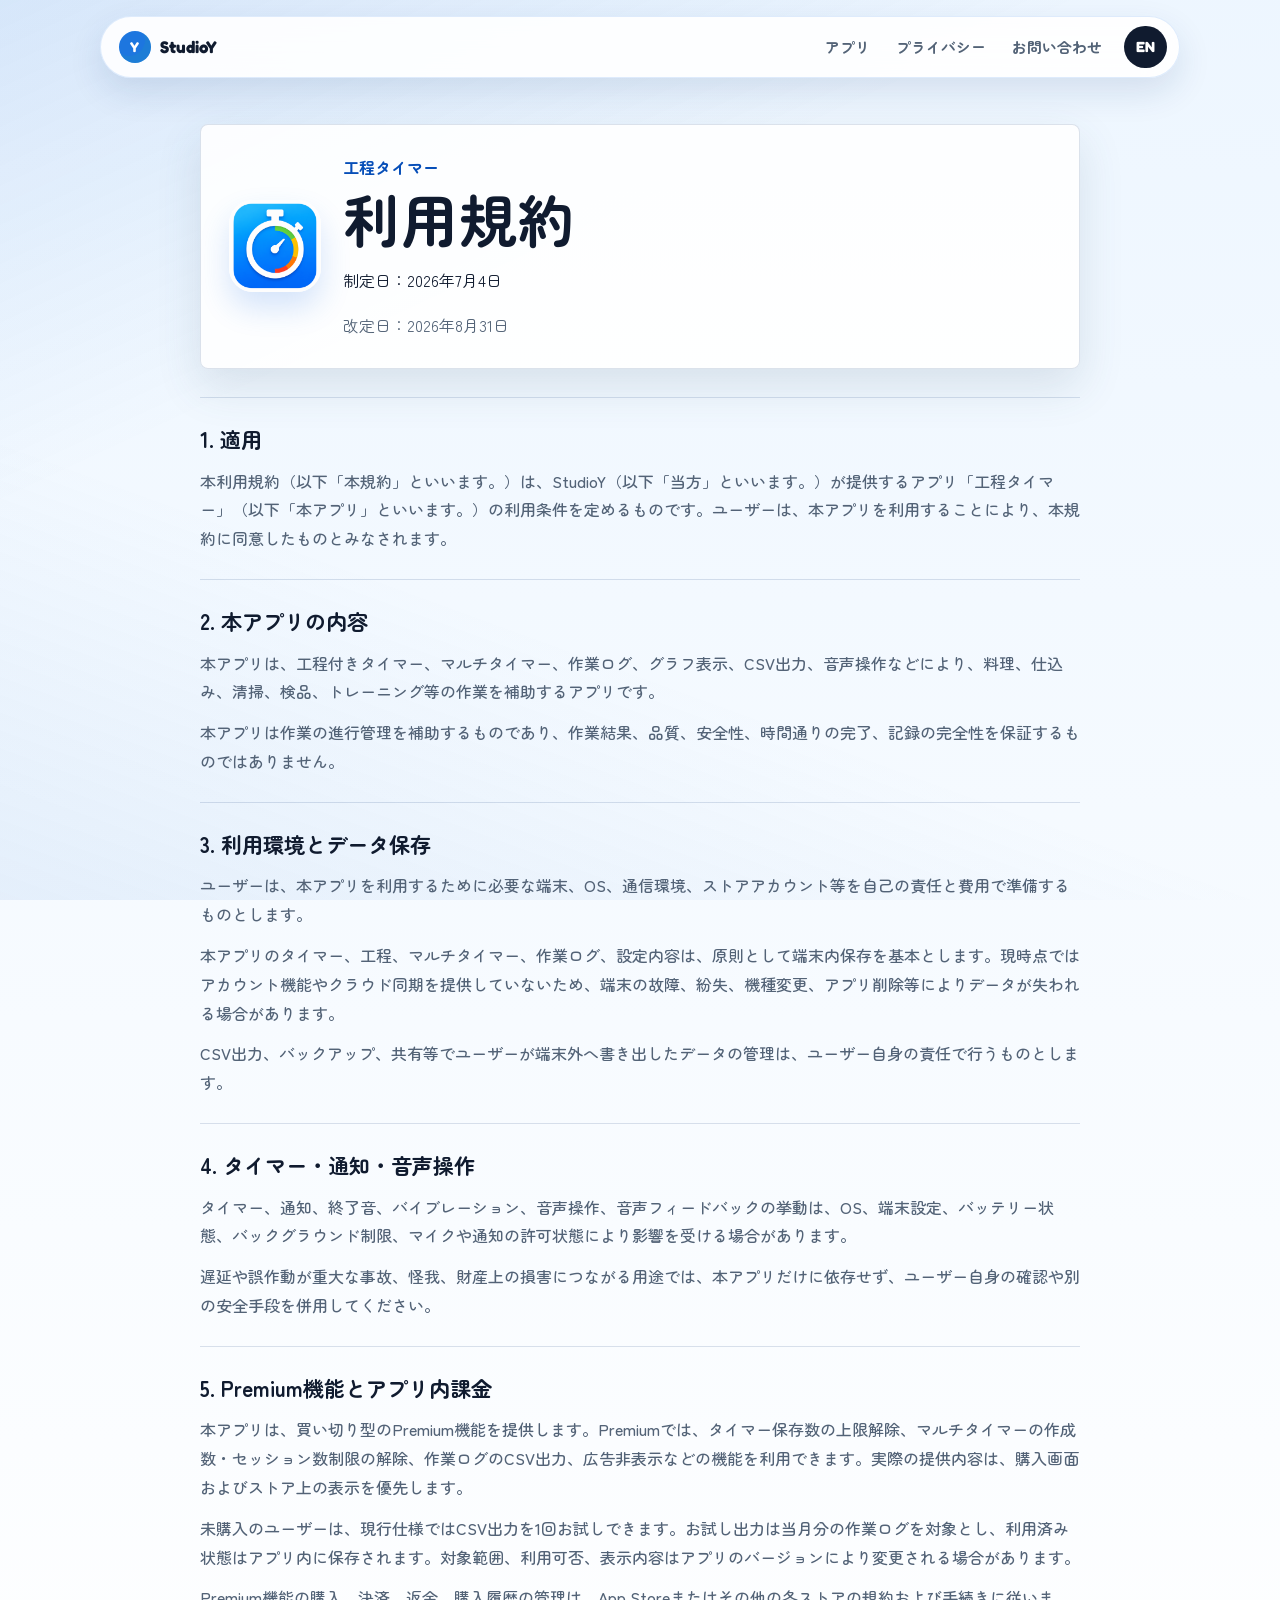
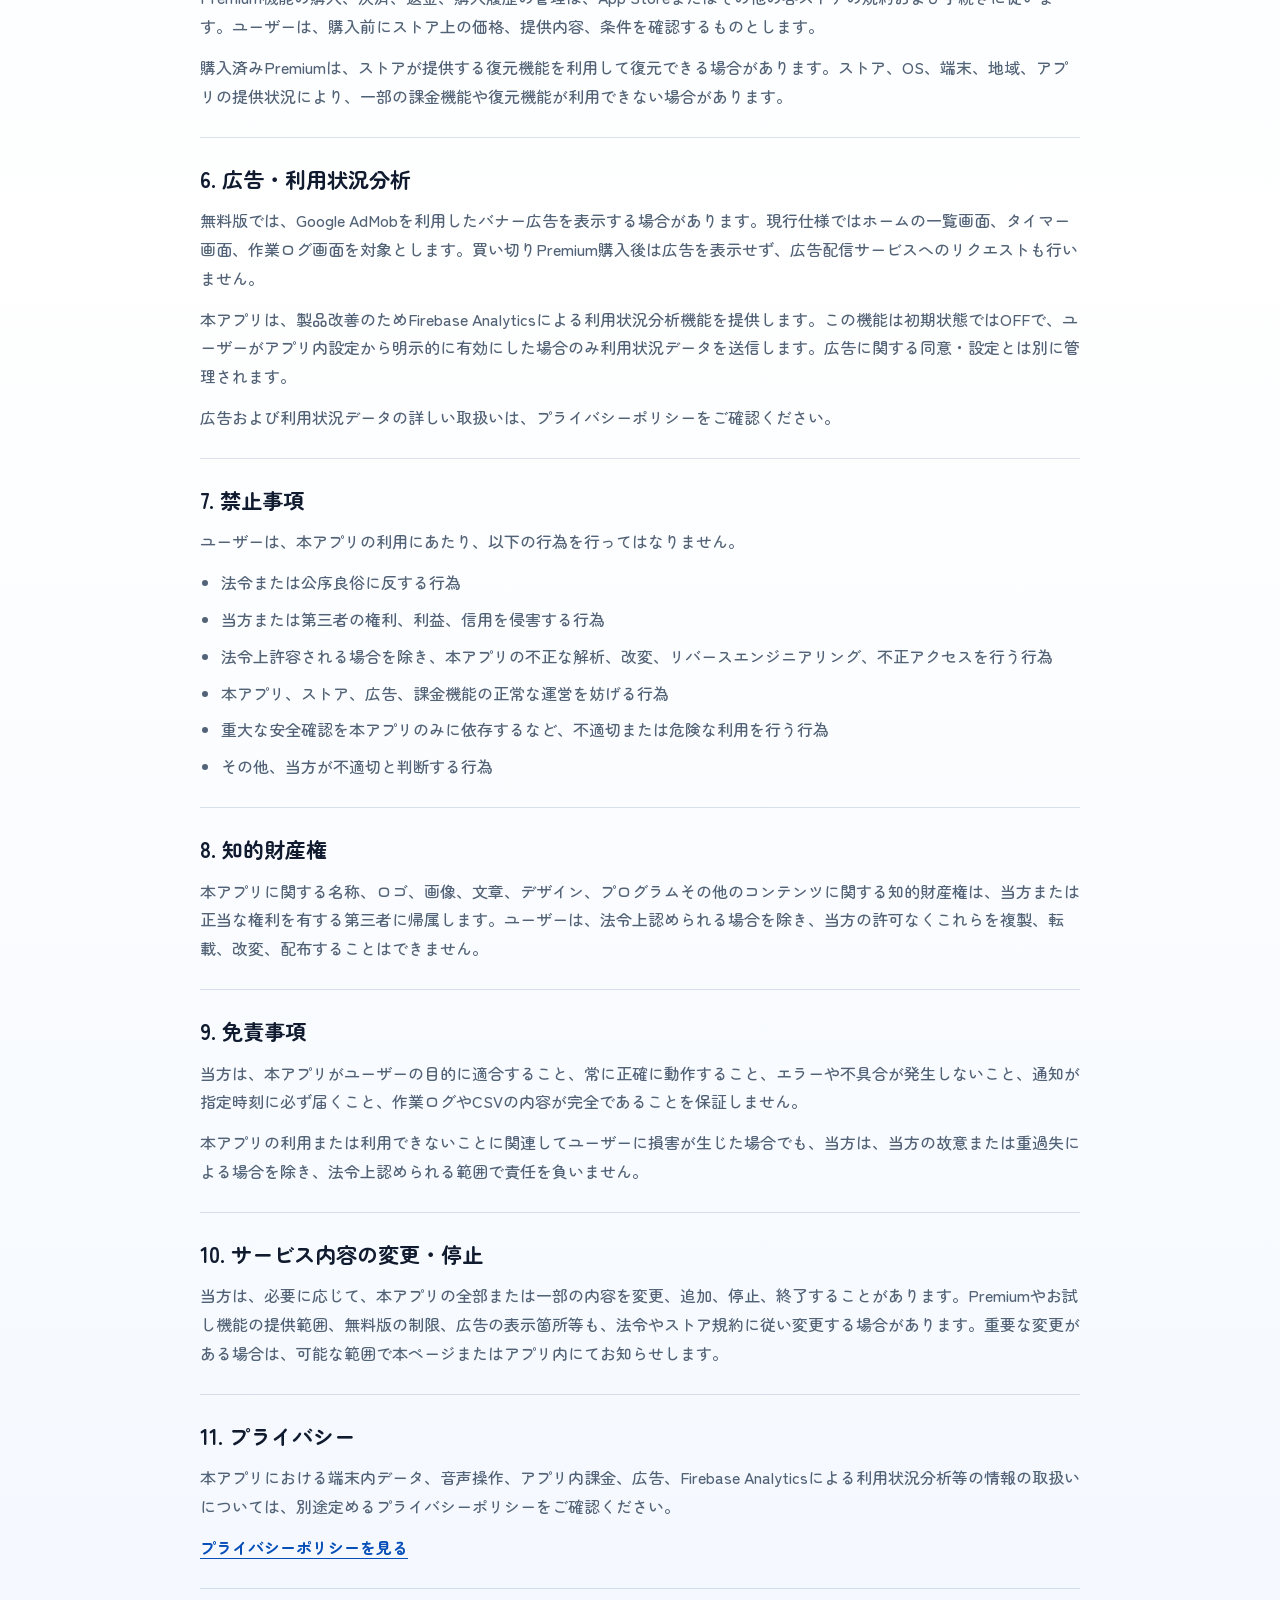
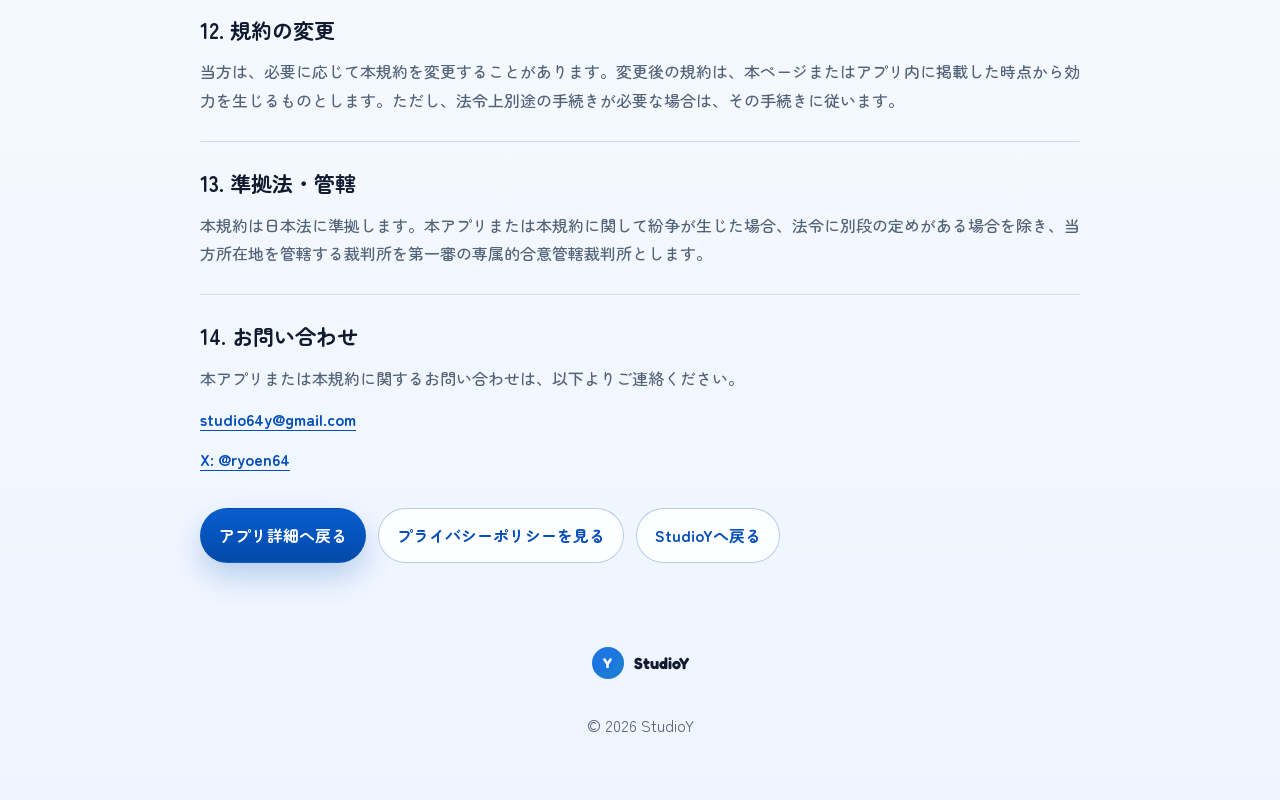
<file: work_timer/terms/index.html>
<!DOCTYPE html>
<html lang="ja">
<head>
  <meta charset="UTF-8">
  <meta name="viewport" content="width=device-width, initial-scale=1.0">
  <title>利用規約 | 工程タイマー</title>
  <meta name="description" content="工程タイマーの利用規約です。利用条件、データ保存、タイマー機能、音声操作、買い切りPremium、CSVお試し、広告、利用状況分析、免責事項について記載しています。">
  <meta property="og:title" content="利用規約 | 工程タイマー">
  <meta property="og:description" content="工程タイマーの利用規約です。">
  <meta property="og:type" content="website">
  <meta name="twitter:card" content="summary">
  <link rel="icon" href="../assets/app_icon.png" type="image/png">
  <link rel="preconnect" href="https://fonts.googleapis.com">
  <link rel="preconnect" href="https://fonts.gstatic.com" crossorigin>
  <link href="https://fonts.googleapis.com/css2?family=Fredoka:wght@500;600;700&amp;family=Zen+Maru+Gothic:wght@400;500;700&amp;display=swap" rel="stylesheet">
  <link rel="stylesheet" href="../../css/style.css">
</head>
<body class="timer-page policy-page timer-policy-page" data-lang="ja">
  <nav class="nav timer-nav" aria-label="Primary navigation">
    <a href="../../index.html" class="nav__logo" aria-label="StudioY Portfolio">
      <span class="nav__logo-mark">Y</span>
      <span>StudioY</span>
    </a>
    <div class="nav__links">
      <a class="nav__link" href="../"><span class="ja">アプリ</span><span class="en">App</span></a>
      <a class="nav__link" href="../privacy/"><span class="ja">プライバシー</span><span class="en">Privacy</span></a>
      <a class="nav__link" href="#contact"><span class="ja">お問い合わせ</span><span class="en">Contact</span></a>
      <button class="nav__lang timer-nav__lang" type="button" id="policyLangToggle" aria-label="Switch to English">EN</button>
    </div>
  </nav>

  <main class="policy-main">
    <header class="policy-hero">
      <img class="policy-hero__icon" src="../assets/app_icon.png" alt="">
      <div>
        <p class="policy-hero__app"><span class="ja">工程タイマー</span><span class="en">Work Timer</span></p>
        <h1><span class="ja">利用規約</span><span class="en">Terms of Use</span></h1>
        <p><span class="ja">制定日：2026年7月4日</span><span class="en">Effective date: July 4, 2026</span></p>
        <p><span class="ja">改定日：2026年8月31日</span><span class="en">Revision date: August 31, 2026</span></p>
      </div>
    </header>

    <section class="policy-section">
      <h2><span class="ja">1. 適用</span><span class="en">1. Application</span></h2>
      <p><span class="ja">本利用規約（以下「本規約」といいます。）は、StudioY（以下「当方」といいます。）が提供するアプリ「工程タイマー」（以下「本アプリ」といいます。）の利用条件を定めるものです。ユーザーは、本アプリを利用することにより、本規約に同意したものとみなされます。</span><span class="en">These Terms of Use (the "Terms") set forth the conditions for using the app "Work Timer" (the "App") provided by StudioY ("we," "us," or "our"). By using the App, users are deemed to have agreed to these Terms.</span></p>
    </section>

    <section class="policy-section">
      <h2><span class="ja">2. 本アプリの内容</span><span class="en">2. App Description</span></h2>
      <p><span class="ja">本アプリは、工程付きタイマー、マルチタイマー、作業ログ、グラフ表示、CSV出力、音声操作などにより、料理、仕込み、清掃、検品、トレーニング等の作業を補助するアプリです。</span><span class="en">The App supports work such as cooking, preparation, cleaning, inspection, and training through step timers, multi-timers, work logs, charts, CSV export, voice control, and related features.</span></p>
      <p><span class="ja">本アプリは作業の進行管理を補助するものであり、作業結果、品質、安全性、時間通りの完了、記録の完全性を保証するものではありません。</span><span class="en">The App assists with work progress management and does not guarantee work results, quality, safety, on-time completion, or completeness of records.</span></p>
    </section>

    <section class="policy-section">
      <h2><span class="ja">3. 利用環境とデータ保存</span><span class="en">3. User Environment and Data Storage</span></h2>
      <p><span class="ja">ユーザーは、本アプリを利用するために必要な端末、OS、通信環境、ストアアカウント等を自己の責任と費用で準備するものとします。</span><span class="en">Users are responsible, at their own cost, for preparing the devices, OS, communication environment, store accounts, and other items necessary to use the App.</span></p>
      <p><span class="ja">本アプリのタイマー、工程、マルチタイマー、作業ログ、設定内容は、原則として端末内保存を基本とします。現時点ではアカウント機能やクラウド同期を提供していないため、端末の故障、紛失、機種変更、アプリ削除等によりデータが失われる場合があります。</span><span class="en">Timers, steps, multi-timers, work logs, and settings in the App are generally stored on the user's device. Because the App currently does not provide account features or cloud synchronization, data may be lost due to device failure, loss, device replacement, app deletion, or similar events.</span></p>
      <p><span class="ja">CSV出力、バックアップ、共有等でユーザーが端末外へ書き出したデータの管理は、ユーザー自身の責任で行うものとします。</span><span class="en">Users are responsible for managing data they export outside the App through CSV export, backup, sharing, or similar features.</span></p>
    </section>

    <section class="policy-section">
      <h2><span class="ja">4. タイマー・通知・音声操作</span><span class="en">4. Timers, Notifications, and Voice Control</span></h2>
      <p><span class="ja">タイマー、通知、終了音、バイブレーション、音声操作、音声フィードバックの挙動は、OS、端末設定、バッテリー状態、バックグラウンド制限、マイクや通知の許可状態により影響を受ける場合があります。</span><span class="en">The behavior of timers, notifications, completion sounds, vibration, voice control, and voice feedback may be affected by the OS, device settings, battery status, background restrictions, and microphone or notification permission status.</span></p>
      <p><span class="ja">遅延や誤作動が重大な事故、怪我、財産上の損害につながる用途では、本アプリだけに依存せず、ユーザー自身の確認や別の安全手段を併用してください。</span><span class="en">For uses where delay or malfunction may lead to serious accidents, injury, or property damage, do not rely solely on the App. Please also use your own checks and other safety measures.</span></p>
    </section>

    <section class="policy-section">
      <h2><span class="ja">5. Premium機能とアプリ内課金</span><span class="en">5. Premium Features and In-App Purchases</span></h2>
      <p><span class="ja">本アプリは、買い切り型のPremium機能を提供します。Premiumでは、タイマー保存数の上限解除、マルチタイマーの作成数・セッション数制限の解除、作業ログのCSV出力、広告非表示などの機能を利用できます。実際の提供内容は、購入画面およびストア上の表示を優先します。</span><span class="en">The App offers Premium features as a one-time purchase. Premium may include unlimited saved timers, removal of multi-timer creation and session limits, CSV export for work logs, and ad removal. The purchase screen and store listing govern the features actually offered.</span></p>
      <p><span class="ja">未購入のユーザーは、現行仕様ではCSV出力を1回お試しできます。お試し出力は当月分の作業ログを対象とし、利用済み状態はアプリ内に保存されます。対象範囲、利用可否、表示内容はアプリのバージョンにより変更される場合があります。</span><span class="en">Under the current version, users who have not purchased Premium may try CSV export once. The trial exports work logs for the current month, and the used-trial state is stored in the App. The scope, availability, and presentation of the trial may change with the App version.</span></p>
      <p><span class="ja">Premium機能の購入、決済、返金、購入履歴の管理は、App Storeまたはその他の各ストアの規約および手続きに従います。ユーザーは、購入前にストア上の価格、提供内容、条件を確認するものとします。</span><span class="en">Purchase, payment, refunds, and purchase history management for Premium features are handled according to the terms and procedures of the App Store or other stores. Users must confirm the price, provided content, and conditions on the store before purchase.</span></p>
      <p><span class="ja">購入済みPremiumは、ストアが提供する復元機能を利用して復元できる場合があります。ストア、OS、端末、地域、アプリの提供状況により、一部の課金機能や復元機能が利用できない場合があります。</span><span class="en">Previously purchased Premium may be restorable using store-provided restore functionality. Some paid or restore features may be unavailable depending on the store, OS, device, region, or app availability.</span></p>
    </section>

    <section class="policy-section">
      <h2><span class="ja">6. 広告・利用状況分析</span><span class="en">6. Advertising and Usage Analytics</span></h2>
      <p><span class="ja">無料版では、Google AdMobを利用したバナー広告を表示する場合があります。現行仕様ではホームの一覧画面、タイマー画面、作業ログ画面を対象とします。買い切りPremium購入後は広告を表示せず、広告配信サービスへのリクエストも行いません。</span><span class="en">The free version may display banner ads using Google AdMob. Under the current version, banner ads are shown on the home list, timer, and work log screens. After the one-time Premium purchase, the App does not display ads or make requests to the advertising service.</span></p>
      <p><span class="ja">本アプリは、製品改善のためFirebase Analyticsによる利用状況分析機能を提供します。この機能は初期状態ではOFFで、ユーザーがアプリ内設定から明示的に有効にした場合のみ利用状況データを送信します。広告に関する同意・設定とは別に管理されます。</span><span class="en">The App provides usage analytics through Firebase Analytics for product improvement. This feature is off by default and sends usage data only when the user explicitly enables it in the App settings. It is managed separately from advertising consent and settings.</span></p>
      <p><span class="ja">広告および利用状況データの詳しい取扱いは、プライバシーポリシーをご確認ください。</span><span class="en">Please refer to the Privacy Policy for details on advertising and usage-data handling.</span></p>
    </section>

    <section class="policy-section">
      <h2><span class="ja">7. 禁止事項</span><span class="en">7. Prohibited Acts</span></h2>
      <p><span class="ja">ユーザーは、本アプリの利用にあたり、以下の行為を行ってはなりません。</span><span class="en">Users must not engage in the following acts when using the App.</span></p>
      <ul class="policy-list">
        <li><span class="ja">法令または公序良俗に反する行為</span><span class="en">Acts that violate laws or public order and morals</span></li>
        <li><span class="ja">当方または第三者の権利、利益、信用を侵害する行為</span><span class="en">Acts that infringe the rights, interests, or reputation of us or third parties</span></li>
        <li><span class="ja">法令上許容される場合を除き、本アプリの不正な解析、改変、リバースエンジニアリング、不正アクセスを行う行為</span><span class="en">Unauthorized analysis, modification, reverse engineering, or access to the App, except where permitted by applicable law</span></li>
        <li><span class="ja">本アプリ、ストア、広告、課金機能の正常な運営を妨げる行為</span><span class="en">Acts that interfere with the normal operation of the App, stores, ads, or paid features</span></li>
        <li><span class="ja">重大な安全確認を本アプリのみに依存するなど、不適切または危険な利用を行う行為</span><span class="en">Inappropriate or dangerous use, such as relying solely on the App for critical safety checks</span></li>
        <li><span class="ja">その他、当方が不適切と判断する行為</span><span class="en">Other acts that we deem inappropriate</span></li>
      </ul>
    </section>

    <section class="policy-section">
      <h2><span class="ja">8. 知的財産権</span><span class="en">8. Intellectual Property Rights</span></h2>
      <p><span class="ja">本アプリに関する名称、ロゴ、画像、文章、デザイン、プログラムその他のコンテンツに関する知的財産権は、当方または正当な権利を有する第三者に帰属します。ユーザーは、法令上認められる場合を除き、当方の許可なくこれらを複製、転載、改変、配布することはできません。</span><span class="en">Intellectual property rights related to the App's names, logos, images, text, designs, programs, and other content belong to us or third parties with legitimate rights. Except where permitted by applicable law, users may not reproduce, reprint, modify, or distribute them without our permission.</span></p>
    </section>

    <section class="policy-section">
      <h2><span class="ja">9. 免責事項</span><span class="en">9. Disclaimer</span></h2>
      <p><span class="ja">当方は、本アプリがユーザーの目的に適合すること、常に正確に動作すること、エラーや不具合が発生しないこと、通知が指定時刻に必ず届くこと、作業ログやCSVの内容が完全であることを保証しません。</span><span class="en">We do not guarantee that the App will meet users' purposes, always operate accurately, be free from errors or defects, that notifications will always arrive at the intended time, or that work logs or CSV contents will be complete.</span></p>
      <p><span class="ja">本アプリの利用または利用できないことに関連してユーザーに損害が生じた場合でも、当方は、当方の故意または重過失による場合を除き、法令上認められる範囲で責任を負いません。</span><span class="en">Even if users suffer damages related to using or being unable to use the App, we are not liable to the extent permitted by law, except in cases of our intentional misconduct or gross negligence.</span></p>
    </section>

    <section class="policy-section">
      <h2><span class="ja">10. サービス内容の変更・停止</span><span class="en">10. Changes or Suspension of Service</span></h2>
      <p><span class="ja">当方は、必要に応じて、本アプリの全部または一部の内容を変更、追加、停止、終了することがあります。Premiumやお試し機能の提供範囲、無料版の制限、広告の表示箇所等も、法令やストア規約に従い変更する場合があります。重要な変更がある場合は、可能な範囲で本ページまたはアプリ内にてお知らせします。</span><span class="en">We may change, add, suspend, or terminate all or part of the App as necessary. The scope of Premium or trial features, free-tier limits, and ad placements may also change in accordance with applicable law and store rules. Important changes will be announced on this page or within the App where possible.</span></p>
    </section>

    <section class="policy-section">
      <h2><span class="ja">11. プライバシー</span><span class="en">11. Privacy</span></h2>
      <p><span class="ja">本アプリにおける端末内データ、音声操作、アプリ内課金、広告、Firebase Analyticsによる利用状況分析等の情報の取扱いについては、別途定めるプライバシーポリシーをご確認ください。</span><span class="en">Please refer to the separately provided Privacy Policy for information about on-device data, voice control, in-app purchases, advertising, Firebase Analytics usage analytics, and other data handling in the App.</span></p>
      <p><a class="policy-link" href="../privacy/"><span class="ja">プライバシーポリシーを見る</span><span class="en">View Privacy Policy</span></a></p>
    </section>

    <section class="policy-section">
      <h2><span class="ja">12. 規約の変更</span><span class="en">12. Changes to These Terms</span></h2>
      <p><span class="ja">当方は、必要に応じて本規約を変更することがあります。変更後の規約は、本ページまたはアプリ内に掲載した時点から効力を生じるものとします。ただし、法令上別途の手続きが必要な場合は、その手続きに従います。</span><span class="en">We may change these Terms as necessary. The revised Terms will take effect when posted on this page or within the App, unless applicable law requires a different procedure.</span></p>
    </section>

    <section class="policy-section">
      <h2><span class="ja">13. 準拠法・管轄</span><span class="en">13. Governing Law and Jurisdiction</span></h2>
      <p><span class="ja">本規約は日本法に準拠します。本アプリまたは本規約に関して紛争が生じた場合、法令に別段の定めがある場合を除き、当方所在地を管轄する裁判所を第一審の専属的合意管轄裁判所とします。</span><span class="en">These Terms are governed by the laws of Japan. If a dispute arises regarding the App or these Terms, unless otherwise provided by law, the court having jurisdiction over our location will be the exclusive court of first instance.</span></p>
    </section>

    <section id="contact" class="policy-section">
      <h2><span class="ja">14. お問い合わせ</span><span class="en">14. Contact</span></h2>
      <p><span class="ja">本アプリまたは本規約に関するお問い合わせは、以下よりご連絡ください。</span><span class="en">For inquiries about the App or these Terms, please contact us using the information below.</span></p>
      <p><a class="policy-link" href="mailto:studio64y@gmail.com">studio64y@gmail.com</a></p>
      <p><a class="policy-link" href="https://x.com/ryoen64" target="_blank" rel="noopener">X: @ryoen64</a></p>
    </section>

    <div class="policy-actions">
      <a class="button button--primary" href="../"><span class="ja">アプリ詳細へ戻る</span><span class="en">Back to App</span></a>
      <a class="button button--ghost" href="../privacy/"><span class="ja">プライバシーポリシーを見る</span><span class="en">View Privacy Policy</span></a>
      <a class="button button--ghost" href="../../index.html"><span class="ja">StudioYへ戻る</span><span class="en">Back to StudioY</span></a>
    </div>
  </main>

  <footer class="footer timer-footer">
    <p class="footer__logo">
      <span class="nav__logo-mark">Y</span>
      <span>StudioY</span>
    </p>
    <p>&copy; 2026 StudioY</p>
  </footer>

  <script>
    const policyLangKey = "workTimerLang";
    const policyBody = document.body;
    const policyToggle = document.getElementById("policyLangToggle");
    const policyTitle = {
      ja: "利用規約 | 工程タイマー",
      en: "Terms of Use | Work Timer"
    };
    const policyDescription = {
      ja: "工程タイマーの利用規約です。利用条件、データ保存、タイマー機能、音声操作、買い切りPremium、CSVお試し、広告、利用状況分析、免責事項について記載しています。",
      en: "Terms of Use for Work Timer, covering conditions of use, data storage, timer features, voice control, one-time Premium, CSV trial, advertising, usage analytics, and disclaimers."
    };
    const policyMetaDescription = document.querySelector('meta[name="description"]');
    const policyOgTitle = document.querySelector('meta[property="og:title"]');
    const policyOgDescription = document.querySelector('meta[property="og:description"]');

    const getSavedPolicyLang = () => {
      try {
        return localStorage.getItem(policyLangKey);
      } catch {
        return null;
      }
    };

    const setSavedPolicyLang = (lang) => {
      try {
        localStorage.setItem(policyLangKey, lang);
      } catch {
      }
    };

    const applyPolicyLang = (nextLang) => {
      policyBody.dataset.lang = nextLang;
      document.documentElement.lang = nextLang;
      document.title = policyTitle[nextLang];
      policyToggle.textContent = nextLang === "ja" ? "EN" : "JA";
      policyToggle.setAttribute("aria-label", nextLang === "ja" ? "Switch to English" : "日本語に切り替え");
      policyMetaDescription.setAttribute("content", policyDescription[nextLang]);
      policyOgTitle.setAttribute("content", policyTitle[nextLang]);
      policyOgDescription.setAttribute("content", policyDescription[nextLang]);
    };

    const savedPolicyLang = getSavedPolicyLang();
    if (savedPolicyLang === "en") {
      applyPolicyLang(savedPolicyLang);
    }

    policyToggle.addEventListener("click", () => {
      const nextLang = policyBody.dataset.lang === "ja" ? "en" : "ja";
      applyPolicyLang(nextLang);
      setSavedPolicyLang(nextLang);
    });
  </script>
</body>
</html>
</file>
<file: css/style.css>
:root {
  --bg: #f9fcff;
  --surface: #ffffff;
  --surface-soft: #eef9fb;
  --ink: #22323f;
  --muted: #62717e;
  --line: rgba(34, 50, 63, 0.12);
  --aqua: #55c7df;
  --aqua-deep: #1b97b8;
  --coral: #ff8e86;
  --lemon: #ffd769;
  --mint: #84dcb1;
  --shadow: 0 18px 45px rgba(54, 92, 116, 0.14);
  --radius: 8px;
  --max: 1080px;
}

* {
  box-sizing: border-box;
}

html {
  scroll-behavior: smooth;
}

body {
  margin: 0;
  font-family: "Zen Maru Gothic", system-ui, sans-serif;
  color: var(--ink);
  background:
    linear-gradient(135deg, rgba(85, 199, 223, 0.12) 0 25%, transparent 25% 50%, rgba(255, 215, 105, 0.12) 50% 75%, transparent 75%),
    var(--bg);
  background-size: 28px 28px;
  line-height: 1.8;
}

body::before {
  position: fixed;
  inset: 0;
  z-index: -1;
  pointer-events: none;
  content: "";
  background: linear-gradient(180deg, rgba(255, 255, 255, 0.88), rgba(249, 252, 255, 0.96));
}

a {
  color: inherit;
  text-decoration: none;
}

img,
svg {
  display: block;
  max-width: 100%;
}

.nav {
  position: fixed;
  top: 16px;
  left: 50%;
  z-index: 20;
  display: flex;
  width: min(calc(100% - 28px), var(--max));
  min-height: 62px;
  align-items: center;
  justify-content: space-between;
  gap: 16px;
  padding: 6px 12px 6px 18px;
  border: 1px solid rgba(255, 255, 255, 0.82);
  border-radius: 999px;
  background: rgba(255, 255, 255, 0.82);
  box-shadow: 0 12px 35px rgba(43, 79, 98, 0.14);
  backdrop-filter: blur(16px);
  transform: translateX(-50%);
}

.nav__logo {
  display: inline-flex;
  align-items: center;
  gap: 9px;
  font-family: "Fredoka", "Zen Maru Gothic", sans-serif;
  font-size: 1.05rem;
  font-weight: 700;
  letter-spacing: 0;
  white-space: nowrap;
}

.nav__logo-mark {
  display: grid;
  width: 32px;
  height: 32px;
  place-items: center;
  border-radius: 50%;
  background: var(--aqua);
  box-shadow: inset -6px -7px 0 rgba(27, 151, 184, 0.22);
  color: #fff;
  font-family: "Fredoka", sans-serif;
  font-size: 0.88rem;
}

.nav__links {
  display: flex;
  align-items: center;
  gap: 2px;
}

.nav__link,
.nav__lang {
  min-height: 38px;
  padding: 8px 12px;
  border: 0;
  border-radius: 999px;
  background: transparent;
  color: var(--muted);
  font: inherit;
  font-size: 0.92rem;
  font-weight: 700;
  cursor: pointer;
  transition: background 160ms ease, color 160ms ease, transform 160ms ease;
}

.nav__link:hover,
.nav__lang:hover {
  background: var(--surface-soft);
  color: var(--aqua-deep);
  transform: translateY(-1px);
}

.nav__lang {
  margin-left: 4px;
  background: #22323f;
  color: #fff;
  font-family: "Fredoka", sans-serif;
}

.section {
  padding: 62px 20px;
}

.section__inner {
  width: min(100%, var(--max));
  margin: 0 auto;
}

.section__heading {
  display: flex;
  align-items: center;
  gap: 12px;
  margin: 0 0 26px;
  font-family: "Fredoka", "Zen Maru Gothic", sans-serif;
  font-size: clamp(2rem, 4vw, 3.2rem);
  line-height: 1.05;
  letter-spacing: 0;
}

.section__heading::after {
  width: 72px;
  height: 10px;
  border-radius: 999px;
  background: linear-gradient(90deg, var(--aqua), var(--coral), var(--lemon));
  content: "";
}

.section--hero {
  position: relative;
  display: grid;
  min-height: 0;
  padding-top: 112px;
  padding-bottom: 34px;
  place-items: center;
  overflow: hidden;
}

.hero {
  position: relative;
  display: grid;
  width: min(100%, var(--max));
  grid-template-columns: minmax(0, 1fr) minmax(280px, 380px);
  align-items: center;
  gap: 28px;
}

.hero__kicker {
  display: inline-flex;
  width: fit-content;
  align-items: center;
  gap: 12px;
  margin: 0 0 10px;
  padding: 7px 12px;
  border: 1px solid rgba(85, 199, 223, 0.34);
  border-radius: 999px;
  background: rgba(255, 255, 255, 0.78);
  color: var(--aqua-deep);
  font-size: 0.92rem;
  font-weight: 700;
}

.hero__kicker-dots {
  display: inline-flex;
  flex: 0 0 auto;
  gap: 5px;
  margin-left: 1px;
}

.hero__kicker-dots span {
  width: 10px;
  height: 10px;
  border-radius: 50%;
}

.hero__kicker-dots span:nth-child(1) {
  background: var(--mint);
}

.hero__kicker-dots span:nth-child(2) {
  background: var(--lemon);
}

.hero__kicker-dots span:nth-child(3) {
  background: var(--coral);
}

.hero__title {
  margin: 0;
  font-family: "Fredoka", "Zen Maru Gothic", sans-serif;
  font-size: clamp(4.2rem, 13vw, 9rem);
  font-weight: 700;
  line-height: 0.92;
  letter-spacing: 0;
}

.hero__title span {
  display: block;
  color: var(--aqua-deep);
}

.hero__subtitle {
  max-width: 610px;
  margin: 10px 0 0;
  color: var(--muted);
  font-size: clamp(1rem, 2vw, 1.28rem);
  font-weight: 500;
}

.hero__actions {
  display: flex;
  flex-wrap: wrap;
  gap: 12px;
  margin-top: 22px;
}

.button {
  display: inline-flex;
  min-height: 48px;
  align-items: center;
  justify-content: center;
  gap: 8px;
  padding: 12px 18px;
  border: 1px solid transparent;
  border-radius: 999px;
  font-weight: 700;
  transition: transform 160ms ease, box-shadow 160ms ease, background 160ms ease;
}

.button:hover {
  transform: translateY(-2px);
}

.button--primary {
  background: var(--ink);
  box-shadow: 0 14px 30px rgba(34, 50, 63, 0.22);
  color: #fff;
}

.button--ghost {
  border-color: var(--line);
  background: rgba(255, 255, 255, 0.8);
  color: var(--aqua-deep);
}

.hero__art {
  position: relative;
  display: grid;
  min-height: 310px;
  place-items: center;
}

.mascot {
  width: min(82%, 320px);
  max-height: 340px;
  object-fit: contain;
  filter: drop-shadow(0 28px 32px rgba(42, 107, 136, 0.18));
  animation: float 4.8s ease-in-out infinite;
}

.hero__bubble {
  position: absolute;
  display: grid;
  width: 92px;
  min-height: 58px;
  place-items: center;
  border: 1px solid rgba(255, 255, 255, 0.9);
  border-radius: var(--radius);
  background: rgba(255, 255, 255, 0.84);
  box-shadow: var(--shadow);
  color: var(--muted);
  font-family: "Fredoka", "Zen Maru Gothic", sans-serif;
  font-weight: 700;
}

.hero__bubble--one {
  top: 8px;
  right: 8%;
  border-top: 6px solid var(--coral);
}

.hero__bubble--two {
  bottom: 18px;
  left: 2%;
  border-top: 6px solid var(--lemon);
}

.hero__bubble--three {
  right: 0;
  bottom: 72px;
  border-top: 6px solid var(--mint);
}

.about {
  display: grid;
  grid-template-columns: 230px minmax(0, 1fr);
  gap: 36px;
  align-items: center;
  padding: 32px;
  border: 1px solid var(--line);
  border-radius: var(--radius);
  background: rgba(255, 255, 255, 0.82);
  box-shadow: var(--shadow);
}

.about__avatar {
  display: grid;
  aspect-ratio: 1;
  place-items: center;
  border-radius: var(--radius);
  background:
    linear-gradient(150deg, rgba(85, 199, 223, 0.18), rgba(255, 142, 134, 0.2)),
    #fff;
  overflow: hidden;
}

.about__avatar-img {
  width: 88%;
  height: 88%;
  object-fit: contain;
  filter: drop-shadow(0 14px 18px rgba(34, 50, 63, 0.12));
}

.about__lead {
  margin: 0 0 12px;
  font-size: clamp(1.35rem, 2.8vw, 2.1rem);
  font-weight: 700;
  line-height: 1.45;
}

.about__text {
  margin: 0;
  color: var(--muted);
}

.tags {
  display: flex;
  flex-wrap: wrap;
  gap: 9px;
  margin-top: 22px;
}

.tag {
  display: inline-flex;
  min-height: 34px;
  align-items: center;
  padding: 6px 12px;
  border: 1px solid rgba(85, 199, 223, 0.26);
  border-radius: 999px;
  background: #fff;
  color: var(--aqua-deep);
  font-size: 0.9rem;
  font-weight: 700;
}

.works__grid {
  display: grid;
  grid-template-columns: repeat(auto-fit, minmax(320px, 1fr));
  justify-content: center;
  gap: 18px;
}

.work-card {
  display: flex;
  min-height: 100%;
  flex-direction: column;
  border: 1px solid var(--line);
  border-radius: var(--radius);
  background: rgba(255, 255, 255, 0.88);
  box-shadow: 0 14px 36px rgba(54, 92, 116, 0.1);
  overflow: hidden;
  transition: transform 180ms ease, box-shadow 180ms ease;
}

.work-card:hover {
  box-shadow: var(--shadow);
  transform: translateY(-5px);
}

.work-card__visual {
  position: relative;
  display: grid;
  min-height: 164px;
  place-items: center;
  border-bottom: 1px solid var(--line);
  background: var(--tone, var(--surface-soft));
  overflow: hidden;
}

.work-card__visual::before {
  position: absolute;
  inset: 18px;
  border: 2px dashed rgba(255, 255, 255, 0.76);
  border-radius: 18px;
  content: "";
}

.work-card__visual svg {
  position: relative;
  width: min(62%, 150px);
  filter: drop-shadow(0 12px 18px rgba(34, 50, 63, 0.14));
}

.work-card__visual-img {
  position: relative;
  width: min(48%, 138px);
  border-radius: 28px;
  filter: drop-shadow(0 16px 22px rgba(64, 38, 124, 0.22));
}

.work-card__visual--app::before {
  border-color: rgba(255, 255, 255, 0.7);
}

.work-card__body {
  display: flex;
  flex: 1;
  flex-direction: column;
  padding: 20px;
}

.work-card__meta {
  display: flex;
  flex-wrap: wrap;
  gap: 7px;
  margin-bottom: 12px;
}

.pill {
  display: inline-flex;
  min-height: 26px;
  align-items: center;
  padding: 4px 9px;
  border-radius: 999px;
  background: rgba(34, 50, 63, 0.08);
  color: var(--muted);
  font-size: 0.78rem;
  font-weight: 700;
}

.work-card__title {
  margin: 0;
  font-size: 1.28rem;
  line-height: 1.35;
}

.work-card__desc {
  margin: 10px 0 18px;
  color: var(--muted);
  font-size: 0.96rem;
}

.work-card__links {
  display: flex;
  flex-wrap: wrap;
  gap: 9px;
  margin-top: auto;
}

.mini-link {
  display: inline-flex;
  min-height: 36px;
  align-items: center;
  justify-content: center;
  padding: 7px 11px;
  border-radius: 999px;
  background: var(--ink);
  color: #fff;
  font-size: 0.84rem;
  font-weight: 700;
}

.mini-link--soft {
  background: var(--surface-soft);
  color: var(--aqua-deep);
}

.mini-link--disabled {
  background: rgba(34, 50, 63, 0.08);
  color: var(--muted);
  cursor: default;
}

.timeline {
  display: grid;
  gap: 14px;
}

.timeline__item {
  display: grid;
  grid-template-columns: 150px minmax(0, 1fr);
  gap: 20px;
  padding: 18px;
  border: 1px solid var(--line);
  border-radius: var(--radius);
  background: rgba(255, 255, 255, 0.8);
}

.timeline__year {
  color: var(--aqua-deep);
  font-family: "Fredoka", sans-serif;
  font-size: 1.2rem;
  font-weight: 700;
}

.timeline__title {
  margin: 0 0 4px;
  font-size: 1.08rem;
}

.timeline__text {
  margin: 0;
  color: var(--muted);
}

.links__grid {
  display: flex;
  flex-wrap: nowrap;
  justify-content: center;
  gap: 14px;
}

.link-card {
  display: grid;
  flex: 1 1 0;
  max-width: 240px;
  min-width: 0;
  min-height: 124px;
  place-items: center;
  padding: 18px;
  border: 1px solid var(--line);
  border-radius: var(--radius);
  background: rgba(255, 255, 255, 0.86);
  box-shadow: 0 12px 28px rgba(54, 92, 116, 0.08);
  text-align: center;
  transition: transform 160ms ease, box-shadow 160ms ease;
}

.link-card:hover {
  box-shadow: var(--shadow);
  transform: translateY(-4px);
}

.link-card--disabled {
  color: var(--muted);
  cursor: default;
}

.link-card--disabled:hover {
  box-shadow: 0 12px 28px rgba(54, 92, 116, 0.08);
  transform: none;
}

.link-card__icon {
  display: grid;
  width: 48px;
  height: 48px;
  place-items: center;
  border-radius: var(--radius);
  background: var(--ink);
  color: #fff;
  font-family: "Fredoka", sans-serif;
  font-weight: 700;
}

.link-card__icon svg {
  width: 24px;
  height: 24px;
  fill: none;
  stroke: currentColor;
  stroke-linecap: round;
  stroke-linejoin: round;
  stroke-width: 2;
}

.link-card__label {
  margin-top: 10px;
  color: var(--muted);
  font-weight: 700;
  line-height: 1.4;
  overflow-wrap: anywhere;
}

.footer {
  padding: 36px 20px 44px;
  color: var(--muted);
  text-align: center;
}

.footer__logo {
  display: inline-flex;
  align-items: center;
  gap: 10px;
  color: var(--ink);
  font-family: "Fredoka", "Zen Maru Gothic", sans-serif;
  font-weight: 700;
}

[data-lang="en"] .ja,
[data-lang="ja"] .en {
  display: none;
}

.app-page {
  background:
    linear-gradient(135deg, rgba(123, 87, 214, 0.1) 0 25%, transparent 25% 50%, rgba(255, 215, 105, 0.12) 50% 75%, transparent 75%),
    var(--bg);
  background-size: 28px 28px;
}

.app-mobile-break {
  display: none;
}

.app-hero {
  display: grid;
  width: min(calc(100% - 40px), var(--max));
  grid-template-columns: minmax(0, 1fr) minmax(300px, 430px);
  align-items: center;
  gap: 44px;
  margin: 0 auto;
  padding: 124px 0 54px;
}

.app-hero__copy {
  display: grid;
  gap: 18px;
  min-width: 0;
}

.app-hero__logo {
  width: min(100%, 360px);
  max-height: 100px;
  object-fit: contain;
  object-position: left center;
}

.app-hero__title {
  max-width: 720px;
  margin: 0;
  font-size: clamp(2.6rem, 6vw, 5.4rem);
  font-weight: 700;
  line-height: 1.08;
  letter-spacing: 0;
  line-break: anywhere;
  overflow-wrap: anywhere;
  word-break: break-all;
}

.app-hero__lead {
  max-width: 650px;
  margin: 0;
  color: var(--muted);
  font-size: clamp(1rem, 1.6vw, 1.18rem);
  font-weight: 500;
}

.app-hero__actions {
  display: flex;
  flex-wrap: wrap;
  gap: 12px;
}

.app-stats {
  display: grid;
  grid-template-columns: repeat(3, minmax(0, 1fr));
  gap: 10px;
  max-width: 620px;
  margin: 4px 0 0;
}

.app-stats div {
  padding: 14px;
  border: 1px solid var(--line);
  border-radius: var(--radius);
  background: rgba(255, 255, 255, 0.82);
}

.app-stats dt {
  color: #694ac7;
  font-family: "Fredoka", "Zen Maru Gothic", sans-serif;
  font-size: 1.25rem;
  font-weight: 700;
  line-height: 1.2;
}

.app-stats dd {
  margin: 5px 0 0;
  color: var(--muted);
  font-size: 0.86rem;
  font-weight: 700;
  line-height: 1.45;
}

.app-hero__media {
  position: relative;
  display: grid;
  min-height: 600px;
  min-width: 0;
  place-items: center;
}

.phone-frame {
  position: relative;
  width: min(100%, 310px);
  aspect-ratio: 853 / 1844;
  padding: 8px;
  border: 1px solid rgba(255, 255, 255, 0.86);
  border-radius: 34px;
  background: #ffffff;
  box-shadow: 0 24px 56px rgba(54, 44, 114, 0.2);
  overflow: hidden;
}

.phone-frame img {
  width: 100%;
  height: 100%;
  border-radius: 27px;
  object-fit: cover;
  object-position: top center;
}

.phone-frame--hero {
  width: min(88%, 350px);
  transform: rotate(1.5deg);
}

.app-icon-card {
  position: absolute;
  right: 4px;
  bottom: 56px;
  width: 128px;
  padding: 10px;
  border: 1px solid rgba(255, 255, 255, 0.86);
  border-radius: 30px;
  background: rgba(255, 255, 255, 0.86);
  box-shadow: 0 18px 40px rgba(64, 38, 124, 0.18);
}

.app-icon-card img {
  border-radius: 22px;
}

.app-intro__grid,
.app-safety__panel {
  display: grid;
  grid-template-columns: minmax(260px, 0.8fr) minmax(0, 1.2fr);
  gap: 34px;
  align-items: center;
}

.app-intro__grid > *,
.app-safety__panel > *,
.policy-hero > div {
  min-width: 0;
}

.app-section-lead {
  margin: 0;
  font-size: clamp(1.35rem, 2.7vw, 2.05rem);
  font-weight: 700;
  line-height: 1.45;
  overflow-wrap: anywhere;
}

.app-intro__text {
  margin: 0;
  padding: 26px;
  border: 1px solid var(--line);
  border-radius: var(--radius);
  background: rgba(255, 255, 255, 0.82);
  box-shadow: var(--shadow);
  color: var(--muted);
  font-weight: 500;
}

.feature-grid {
  display: grid;
  grid-template-columns: repeat(4, minmax(0, 1fr));
  gap: 14px;
}

.feature-card {
  padding: 22px;
  border: 1px solid var(--line);
  border-radius: var(--radius);
  background: rgba(255, 255, 255, 0.86);
  box-shadow: 0 14px 34px rgba(54, 92, 116, 0.08);
}

.feature-card__icon {
  display: grid;
  width: 42px;
  height: 42px;
  place-items: center;
  border-radius: 50%;
  background: #7756d9;
  color: #fff;
  font-family: "Fredoka", sans-serif;
  font-weight: 700;
}

.feature-card h3 {
  margin: 16px 0 8px;
  font-size: 1.1rem;
  line-height: 1.4;
}

.feature-card p {
  margin: 0;
  color: var(--muted);
  font-size: 0.94rem;
}

.flow-list {
  display: grid;
  grid-template-columns: repeat(4, minmax(0, 1fr));
  gap: 14px;
  margin: 0;
  padding: 0;
  list-style: none;
  counter-reset: flow;
}

.flow-list li {
  position: relative;
  padding: 24px 20px 20px;
  border: 1px solid var(--line);
  border-radius: var(--radius);
  background: rgba(255, 255, 255, 0.82);
}

.flow-list li::before {
  display: grid;
  width: 36px;
  height: 36px;
  margin-bottom: 14px;
  place-items: center;
  border-radius: 50%;
  background: var(--lemon);
  color: var(--ink);
  content: counter(flow);
  counter-increment: flow;
  font-family: "Fredoka", sans-serif;
  font-weight: 700;
}

.flow-list span {
  display: block;
  font-weight: 700;
}

.flow-list p {
  margin: 8px 0 0;
  color: var(--muted);
  font-size: 0.94rem;
}

.screen-rail {
  display: grid;
  grid-template-columns: repeat(4, minmax(0, 1fr));
  gap: 18px;
  align-items: start;
}

.screen-card {
  margin: 0;
}

.screen-card .phone-frame {
  width: 100%;
}

.screen-card figcaption {
  margin-top: 12px;
  color: var(--muted);
  font-weight: 700;
  text-align: center;
}

.app-safety__panel {
  padding: 32px;
  border: 1px solid var(--line);
  border-radius: var(--radius);
  background: rgba(255, 255, 255, 0.86);
  box-shadow: var(--shadow);
}

.safety-list {
  display: grid;
  gap: 14px;
}

.safety-list p {
  margin: 0;
  color: var(--muted);
  font-weight: 500;
}

.policy-main {
  width: min(calc(100% - 40px), 880px);
  margin: 0 auto;
  padding: 124px 0 32px;
}

.policy-hero {
  display: flex;
  align-items: center;
  gap: 22px;
  margin-bottom: 28px;
  padding: 28px;
  border: 1px solid var(--line);
  border-radius: var(--radius);
  background: rgba(255, 255, 255, 0.88);
  box-shadow: var(--shadow);
}

.policy-hero__icon {
  width: 92px;
  flex: 0 0 auto;
  border-radius: 24px;
  box-shadow: 0 16px 30px rgba(64, 38, 124, 0.18);
}

.policy-hero__app {
  margin: 0 0 4px;
  color: #694ac7;
  font-weight: 700;
}

.policy-hero h1 {
  margin: 0;
  font-size: clamp(2rem, 5vw, 3.6rem);
  line-height: 1.12;
  line-break: anywhere;
  overflow-wrap: anywhere;
  word-break: break-all;
}

.policy-hero p:last-child {
  margin: 8px 0 0;
  color: var(--muted);
}

.policy-section {
  padding: 26px 0;
  border-top: 1px solid var(--line);
}

.policy-section h2 {
  margin: 0 0 12px;
  font-size: 1.32rem;
  line-height: 1.45;
}

.policy-section p {
  margin: 0 0 12px;
  color: var(--muted);
  font-weight: 500;
}

.policy-section p:last-child {
  margin-bottom: 0;
}

.policy-list {
  display: grid;
  gap: 8px;
  margin: 0;
  padding-left: 1.3em;
  color: var(--muted);
  font-weight: 500;
}

.policy-link {
  color: #694ac7;
  font-weight: 700;
  text-decoration: underline;
  text-underline-offset: 4px;
}

.policy-actions {
  display: flex;
  flex-wrap: wrap;
  gap: 12px;
  padding-top: 8px;
}

@keyframes float {
  0%,
  100% {
    transform: translateY(0) rotate(-1deg);
  }
  50% {
    transform: translateY(-14px) rotate(1.2deg);
  }
}

@media (max-width: 860px) {
  .nav {
    top: 10px;
    width: min(calc(100% - 18px), var(--max));
  }

  .nav__links {
    gap: 0;
  }

  .nav__link {
    display: none;
  }

  .hero {
    grid-template-columns: 1fr;
    gap: 18px;
    text-align: center;
  }

  .hero__kicker,
  .hero__actions {
    margin-right: auto;
    margin-left: auto;
  }

  .hero__art {
    min-height: 250px;
  }

  .mascot {
    width: min(68vw, 260px);
  }

  .hero__bubble {
    width: 78px;
    min-height: 48px;
    font-size: 0.86rem;
  }

  .about {
    grid-template-columns: 1fr;
    padding: 22px;
  }

  .about__avatar {
    width: min(220px, 70vw);
    margin: 0 auto;
  }

  .app-hero,
  .app-intro__grid,
  .app-safety__panel {
    grid-template-columns: 1fr;
  }

  .app-hero {
    gap: 28px;
    padding-top: 106px;
    text-align: center;
  }

  .app-hero__logo {
    margin: 0 auto;
    object-position: center;
  }

  .app-hero__actions {
    justify-content: center;
  }

  .app-stats,
  .feature-grid,
  .flow-list,
  .screen-rail {
    grid-template-columns: repeat(2, minmax(0, 1fr));
  }

  .app-hero__media {
    min-height: 480px;
  }
}

@media (max-width: 560px) {
  .section {
    padding: 48px 16px;
  }

  .section--hero {
    min-height: auto;
    padding-top: 82px;
    padding-bottom: 28px;
  }

  .hero__title {
    font-size: clamp(3.2rem, 18vw, 4.4rem);
  }

  .hero__art {
    order: -1;
    min-height: 132px;
  }

  .mascot {
    width: min(42vw, 150px);
  }

  .hero__bubble {
    display: none;
  }

  .button {
    min-height: 44px;
    padding: 9px 14px;
    font-size: 0.92rem;
  }
  .works__grid,
  .timeline__item {
    grid-template-columns: 1fr;
  }

  .work-card__visual {
    min-height: 148px;
  }

  .app-hero {
    width: min(calc(100% - 32px), var(--max));
    padding-top: 94px;
    padding-bottom: 34px;
  }

  .app-hero__logo {
    max-width: 260px;
  }

  .app-hero__title {
    font-size: clamp(2rem, 9vw, 2.4rem);
  }

  .app-mobile-break {
    display: block;
  }

  .app-hero__actions {
    width: 100%;
  }

  .app-hero__actions .button {
    width: 100%;
  }

  .app-stats,
  .feature-grid,
  .flow-list,
  .screen-rail {
    grid-template-columns: 1fr;
  }

  .app-hero__media {
    min-height: 390px;
  }

  .phone-frame--hero {
    width: min(72%, 280px);
  }

  .app-icon-card {
    right: 0;
    bottom: 30px;
    width: 96px;
    border-radius: 24px;
  }

  .app-icon-card img {
    border-radius: 16px;
  }

  .app-intro__text,
  .app-safety__panel {
    padding: 20px;
  }

  .policy-main {
    width: min(calc(100% - 32px), 880px);
    padding-top: 94px;
  }

  .policy-hero {
    flex-direction: column;
    align-items: flex-start;
    padding: 20px;
  }

  .policy-hero__icon {
    width: 70px;
    border-radius: 18px;
  }

  .policy-hero h1 {
    font-size: clamp(1.85rem, 9vw, 2.45rem);
  }
}

.timer-page {
  --timer-bg: #f4f8ff;
  --timer-ink: #101b2f;
  --timer-muted: #536377;
  --timer-blue: #064eb8;
  --timer-blue-deep: #033a8d;
  --timer-blue-soft: #eaf3ff;
  --timer-line: rgba(10, 55, 116, 0.14);
  --timer-gold: #f8b400;
  --timer-shadow: 0 22px 52px rgba(13, 61, 125, 0.14);
  --bg: var(--timer-bg);
  --ink: var(--timer-ink);
  --muted: var(--timer-muted);
  --aqua: #1d76df;
  --aqua-deep: var(--timer-blue);
  --surface-soft: var(--timer-blue-soft);
  --line: var(--timer-line);
  background:
    linear-gradient(180deg, rgba(237, 246, 255, 0.95), rgba(255, 255, 255, 0.98) 46%, rgba(238, 245, 255, 0.92)),
    var(--timer-bg);
  overflow-x: hidden;
}

.timer-page::before {
  background:
    linear-gradient(155deg, rgba(14, 100, 206, 0.1), transparent 34%),
    linear-gradient(20deg, rgba(77, 142, 218, 0.1), transparent 34%);
}

.timer-page .nav {
  border-color: rgba(219, 233, 252, 0.9);
  background: rgba(255, 255, 255, 0.9);
  box-shadow: 0 14px 34px rgba(15, 57, 119, 0.12);
}

.timer-nav__cta {
  margin-left: 8px;
  background: var(--timer-blue);
  color: #fff;
}

.timer-nav__lang {
  margin-left: 8px;
  background: var(--timer-ink);
  color: #fff;
}

.timer-nav__lang:hover {
  background: var(--timer-blue);
  color: #fff;
}

.timer-hero {
  display: grid;
  width: min(calc(100% - 40px), 1180px);
  grid-template-columns: minmax(0, 1.05fr) minmax(320px, 0.8fr);
  gap: 46px;
  align-items: center;
  margin: 0 auto;
  padding: 126px 0 50px;
}

.timer-hero__copy {
  display: grid;
  gap: 18px;
  min-width: 0;
}

.timer-hero__title {
  margin: 0;
  color: var(--timer-blue);
  font-size: clamp(3.3rem, 8vw, 7.2rem);
  font-weight: 700;
  line-height: 0.98;
  letter-spacing: 0;
  overflow-wrap: anywhere;
}

.timer-hero__statement {
  max-width: 720px;
  margin: 0;
  color: var(--timer-ink);
  font-size: clamp(2.3rem, 5.2vw, 4.7rem);
  font-weight: 700;
  line-height: 1.16;
  letter-spacing: 0;
}

.timer-hero__lead {
  max-width: 650px;
  margin: 0;
  color: var(--timer-muted);
  font-size: clamp(1rem, 1.7vw, 1.2rem);
  font-weight: 500;
}

.timer-hero__actions {
  display: flex;
  flex-wrap: wrap;
  gap: 12px;
}

.timer-page .button--primary {
  background: linear-gradient(180deg, #075dcf, #034aa9);
  box-shadow: 0 14px 30px rgba(5, 78, 184, 0.24);
}

.timer-page .button--ghost {
  border-color: rgba(6, 78, 184, 0.28);
  background: rgba(255, 255, 255, 0.86);
  color: var(--timer-blue);
}

.timer-use-cases {
  display: flex;
  flex-wrap: wrap;
  gap: 10px;
  margin: 4px 0 0;
  padding: 0;
  list-style: none;
}

.timer-use-cases li {
  display: inline-flex;
  min-height: 38px;
  align-items: center;
  padding: 8px 12px;
  border: 1px solid rgba(6, 78, 184, 0.15);
  border-radius: var(--radius);
  background: rgba(255, 255, 255, 0.76);
  color: var(--timer-blue-deep);
  font-size: 0.92rem;
  font-weight: 700;
}

.timer-hero__media {
  position: relative;
  display: grid;
  min-height: 590px;
  place-items: center;
}

.timer-phone {
  width: min(100%, 338px);
  padding: 10px;
  border: 1px solid rgba(13, 43, 91, 0.16);
  border-radius: 34px;
  background: #111827;
  box-shadow: 0 28px 58px rgba(13, 43, 91, 0.24);
}

.timer-phone--hero {
  transform: rotate(1.4deg);
}

.timer-phone__bar {
  display: grid;
  grid-template-columns: 26px 1fr 26px;
  align-items: center;
  padding: 10px 12px 8px;
  border-radius: 24px 24px 0 0;
  background: #fff;
  color: var(--timer-ink);
  font-size: 0.88rem;
  text-align: center;
}

.timer-phone__bar span {
  display: block;
  width: 16px;
  height: 3px;
  border-radius: 999px;
  background: var(--timer-blue);
}

.timer-phone__bar span:last-child {
  justify-self: end;
  width: 13px;
  height: 13px;
  border: 3px solid var(--timer-blue);
  background: transparent;
}

.timer-phone__screen {
  display: grid;
  gap: 14px;
  min-height: 560px;
  padding: 20px 18px 14px;
  border-radius: 0 0 24px 24px;
  background: linear-gradient(180deg, #ffffff, #f7faff);
}

.timer-current p,
.timer-next span {
  margin: 0 0 5px;
  color: var(--timer-muted);
  font-size: 0.78rem;
  font-weight: 700;
}

.timer-current h2 {
  margin: 0;
  color: var(--timer-ink);
  font-size: 1.35rem;
  line-height: 1.35;
}

.timer-dial {
  display: grid;
  width: min(78%, 220px);
  aspect-ratio: 1;
  place-items: center;
  justify-self: center;
  align-content: center;
  border-radius: 50%;
  background:
    radial-gradient(circle at center, #fff 0 58%, transparent 59%),
    conic-gradient(var(--timer-blue) 0 71%, #e2e8f2 71% 100%);
  box-shadow: inset 0 0 0 12px rgba(226, 232, 242, 0.5);
}

.timer-dial span,
.timer-dial small {
  color: var(--timer-muted);
  font-size: 0.76rem;
  font-weight: 700;
}

.timer-dial strong {
  margin-top: 4px;
  color: #050b18;
  font-family: "Fredoka", "Zen Maru Gothic", sans-serif;
  font-size: 3.15rem;
  line-height: 1;
}

.timer-actions {
  display: grid;
  gap: 8px;
}

.timer-actions button,
.timer-session-list button {
  min-height: 42px;
  border: 1px solid rgba(6, 78, 184, 0.18);
  border-radius: var(--radius);
  background: #fff;
  color: var(--timer-blue);
  font: inherit;
  font-weight: 700;
}

.timer-actions button:first-child {
  background: linear-gradient(180deg, #075dcf, #034aa9);
  color: #fff;
}

.timer-next {
  display: grid;
  grid-template-columns: 1fr auto;
  gap: 6px 10px;
  align-items: center;
  padding: 12px;
  border: 1px solid var(--timer-line);
  border-radius: var(--radius);
  background: #fff;
}

.timer-next span {
  grid-column: 1 / -1;
}

.timer-next strong {
  color: var(--timer-ink);
  font-size: 1rem;
}

.timer-next em {
  color: var(--timer-ink);
  font-style: normal;
  font-weight: 700;
}

.timer-mini-list {
  display: grid;
  grid-template-columns: repeat(4, 1fr);
  gap: 8px;
  align-items: end;
}

.timer-mini-list span {
  height: 6px;
  border-radius: 999px;
  background: #d7e2f1;
}

.timer-mini-list .is-active {
  background: var(--timer-blue);
}

.timer-icon-card {
  position: absolute;
  right: 0;
  bottom: 62px;
  width: 122px;
  padding: 10px;
  border: 1px solid rgba(255, 255, 255, 0.95);
  border-radius: var(--radius);
  background: rgba(255, 255, 255, 0.9);
  box-shadow: var(--timer-shadow);
}

.timer-icon-card img {
  border-radius: var(--radius);
}

.timer-band,
.timer-section,
.timer-cta {
  width: min(calc(100% - 40px), 1180px);
  margin: 0 auto;
}

.timer-band,
.timer-section {
  padding: 62px 0;
}

.timer-band {
  padding-right: 20px;
  padding-left: 20px;
  border: 1px solid rgba(6, 78, 184, 0.12);
  border-radius: var(--radius);
  background: rgba(255, 255, 255, 0.72);
  box-shadow: 0 18px 46px rgba(13, 61, 125, 0.08);
}

.timer-band--value {
  margin-top: 0;
}

.timer-section-head {
  display: grid;
  gap: 12px;
  max-width: 780px;
  margin: 0 auto 30px;
  text-align: center;
}

.timer-section-head h2,
.timer-premium__copy h2,
.timer-cta h2 {
  margin: 0;
  color: var(--timer-blue);
  font-size: clamp(1.9rem, 4vw, 3.3rem);
  font-weight: 700;
  line-height: 1.25;
  letter-spacing: 0;
}

.timer-section-head p,
.timer-premium__copy p,
.timer-cta p {
  margin: 0;
  color: var(--timer-muted);
  font-size: 1rem;
  font-weight: 500;
}

.timer-compare,
.timer-mode-grid,
.timer-log-grid {
  display: grid;
  gap: 18px;
}

.timer-compare {
  grid-template-columns: minmax(0, 0.95fr) minmax(0, 1.05fr) minmax(260px, 0.85fr);
}

.timer-issue,
.timer-solution,
.timer-set-preview,
.timer-mode,
.timer-log-panel,
.timer-log-copy article {
  border: 1px solid var(--timer-line);
  border-radius: var(--radius);
  background: #fff;
  box-shadow: 0 14px 32px rgba(13, 61, 125, 0.08);
}

.timer-issue,
.timer-solution,
.timer-set-preview,
.timer-mode,
.timer-log-copy article {
  padding: 22px;
}

.timer-issue h3,
.timer-solution h3,
.timer-set-preview h3,
.timer-mode h3,
.timer-log-copy h3 {
  margin: 0 0 14px;
  color: var(--timer-ink);
  font-size: 1.12rem;
}

.timer-issue ul,
.timer-solution ul {
  display: grid;
  gap: 12px;
  margin: 0;
  padding: 0;
  list-style: none;
}

.timer-issue li,
.timer-solution li {
  position: relative;
  padding-left: 28px;
  color: var(--timer-muted);
  font-weight: 700;
  line-height: 1.55;
}

.timer-issue li::before,
.timer-solution li::before {
  position: absolute;
  left: 0;
  top: 0.42em;
  display: grid;
  width: 17px;
  height: 17px;
  place-items: center;
  border-radius: 50%;
  color: #fff;
  content: "";
}

.timer-issue li::before {
  background: #9aa7b5;
}

.timer-solution li::before {
  background: var(--timer-blue);
}

.timer-set-preview {
  display: grid;
  gap: 10px;
}

.timer-set-preview div {
  display: flex;
  align-items: center;
  justify-content: space-between;
  gap: 12px;
  padding: 11px 12px;
  border: 1px solid var(--timer-line);
  border-radius: var(--radius);
  background: #f8fbff;
}

.timer-set-preview span {
  color: var(--timer-ink);
  font-weight: 700;
}

.timer-set-preview strong {
  color: var(--timer-blue);
  font-size: 0.86rem;
}

.timer-mode-grid {
  grid-template-columns: minmax(0, 0.88fr) minmax(0, 1.12fr);
}

.timer-mode p,
.timer-log-copy p {
  margin: 0;
  color: var(--timer-muted);
  font-weight: 500;
}

.timer-step-row {
  display: grid;
  grid-template-columns: repeat(3, minmax(0, 1fr));
  gap: 10px;
  margin-top: 18px;
}

.timer-step-row div {
  display: grid;
  min-height: 150px;
  align-content: center;
  justify-items: center;
  gap: 9px;
  padding: 14px;
  border: 1px solid var(--timer-line);
  border-radius: var(--radius);
  background: #f8fbff;
}

.timer-step-row span,
.timer-step-row em {
  color: var(--timer-muted);
  font-size: 0.78rem;
  font-style: normal;
  font-weight: 700;
}

.timer-step-row strong {
  display: grid;
  width: 82px;
  height: 82px;
  place-items: center;
  border-radius: 50%;
  background:
    radial-gradient(circle at center, #fff 0 56%, transparent 57%),
    conic-gradient(var(--timer-blue) 0 72%, #dfe8f5 72% 100%);
  color: var(--timer-ink);
  font-family: "Fredoka", "Zen Maru Gothic", sans-serif;
  font-size: 1.25rem;
}

.timer-session-list {
  display: grid;
  gap: 10px;
  margin-top: 18px;
}

.timer-session-list div {
  display: grid;
  grid-template-columns: 84px minmax(0, 1fr) auto;
  gap: 12px;
  align-items: center;
  padding: 10px;
  border: 1px solid var(--timer-line);
  border-radius: var(--radius);
  background: #f8fbff;
}

.timer-session-list .is-running {
  background: #eef6ff;
}

.timer-session-list button {
  min-height: 34px;
  padding: 5px 9px;
  font-size: 0.78rem;
}

.timer-session-list .is-running button {
  background: var(--timer-blue);
  color: #fff;
}

.timer-session-list span {
  min-width: 0;
  color: var(--timer-ink);
  font-weight: 700;
  overflow-wrap: anywhere;
}

.timer-session-list strong {
  color: var(--timer-muted);
  font-size: 0.88rem;
}

.timer-log-grid {
  grid-template-columns: minmax(280px, 0.86fr) minmax(0, 1.14fr);
  align-items: start;
}

.timer-log-panel {
  padding: 20px;
}

.timer-log-header {
  display: flex;
  align-items: center;
  justify-content: space-between;
  gap: 14px;
  margin-bottom: 16px;
}

.timer-log-header strong {
  color: var(--timer-ink);
  font-size: 1.1rem;
}

.timer-log-header span {
  padding: 5px 10px;
  border: 1px solid rgba(6, 78, 184, 0.16);
  border-radius: var(--radius);
  background: #eef6ff;
  color: var(--timer-blue);
  font-weight: 700;
}

.timer-log-metrics {
  display: grid;
  grid-template-columns: repeat(3, minmax(0, 1fr));
  gap: 8px;
  margin: 0 0 16px;
}

.timer-log-metrics div {
  padding: 12px 10px;
  border-radius: var(--radius);
  background: #f5f9ff;
}

.timer-log-metrics dt {
  color: var(--timer-muted);
  font-size: 0.78rem;
  font-weight: 700;
}

.timer-log-metrics dd {
  margin: 2px 0 0;
  color: var(--timer-blue);
  font-family: "Fredoka", "Zen Maru Gothic", sans-serif;
  font-size: 1.28rem;
  font-weight: 700;
}

.timer-log-list {
  display: grid;
  gap: 8px;
  margin: 0;
  padding: 0;
  list-style: none;
}

.timer-log-list li {
  display: grid;
  grid-template-columns: 52px minmax(0, 1fr) 44px;
  gap: 10px;
  align-items: center;
  padding: 10px 0;
  border-top: 1px solid var(--timer-line);
}

.timer-log-list span,
.timer-log-list em {
  color: var(--timer-muted);
  font-size: 0.82rem;
  font-style: normal;
  font-weight: 700;
}

.timer-log-list strong {
  min-width: 0;
  color: var(--timer-ink);
  font-size: 0.9rem;
  overflow-wrap: anywhere;
}

.timer-log-copy {
  display: grid;
  gap: 12px;
}

.timer-premium {
  display: grid;
  grid-template-columns: minmax(0, 0.95fr) minmax(280px, 1fr);
  gap: 24px;
  align-items: center;
  padding: 32px;
  border: 1px solid rgba(248, 180, 0, 0.35);
  border-radius: var(--radius);
  background:
    linear-gradient(135deg, rgba(255, 255, 255, 0.96), rgba(255, 248, 222, 0.78)),
    #fff;
  box-shadow: 0 20px 46px rgba(161, 105, 0, 0.1);
}

.timer-premium__copy {
  display: grid;
  gap: 12px;
}

.timer-premium__copy h2 {
  color: #a76b00;
}

.timer-premium__features {
  display: grid;
  grid-template-columns: repeat(2, minmax(0, 1fr));
  gap: 10px;
}

.timer-premium__features div {
  min-height: 60px;
  padding: 16px;
  border: 1px solid rgba(248, 180, 0, 0.28);
  border-radius: var(--radius);
  background: rgba(255, 255, 255, 0.82);
  color: var(--timer-ink);
  font-weight: 700;
}

.timer-cta {
  display: flex;
  align-items: center;
  justify-content: space-between;
  gap: 24px;
  margin-top: 18px;
  padding: 30px 28px;
  border-radius: var(--radius);
  background: linear-gradient(135deg, #075dcf, #033a8d);
  box-shadow: var(--timer-shadow);
  color: #fff;
}

.timer-cta h2,
.timer-cta p {
  color: #fff;
}

.timer-cta .button--primary {
  flex: 0 0 auto;
  background: #fff;
  color: var(--timer-blue);
  box-shadow: none;
}

.timer-footer {
  padding-top: 36px;
}

.timer-footer-links {
  display: flex;
  flex-wrap: wrap;
  justify-content: center;
  gap: 14px;
  margin-bottom: 14px;
  color: var(--timer-blue);
  font-weight: 700;
}

.timer-footer-links a {
  text-decoration: underline;
  text-underline-offset: 4px;
}

.timer-policy-page .policy-hero__app,
.timer-policy-page .policy-link {
  color: var(--timer-blue);
}

.timer-policy-page .policy-hero__icon {
  box-shadow: 0 16px 30px rgba(31, 111, 229, 0.18);
}

.timer-policy-page .policy-hero,
.timer-policy-page .policy-section {
  border-color: var(--timer-line);
}

@media (max-width: 960px) {
  .timer-hero,
  .timer-compare,
  .timer-mode-grid,
  .timer-log-grid,
  .timer-premium {
    grid-template-columns: 1fr;
  }

  .timer-hero {
    gap: 28px;
    text-align: center;
  }

  .timer-hero__actions,
  .timer-use-cases {
    justify-content: center;
  }

  .timer-hero__media {
    min-height: 530px;
  }

  .timer-icon-card {
    right: calc(50% - 220px);
  }
}

@media (max-width: 700px) {
  .timer-nav__cta {
    display: none;
  }

  .timer-hero,
  .timer-band,
  .timer-section,
  .timer-cta {
    width: min(calc(100% - 32px), 1180px);
  }

  .timer-hero {
    padding-top: 104px;
    padding-bottom: 32px;
  }

  .timer-hero__copy {
    width: min(100%, 320px);
    justify-self: start;
  }

  .timer-hero__title {
    font-size: clamp(2rem, 9.2vw, 2.55rem);
    word-break: keep-all;
  }

  .timer-hero__statement {
    font-size: clamp(1.55rem, 7vw, 2rem);
    overflow-wrap: anywhere;
  }

  .timer-hero__statement br {
    display: block;
  }

  .timer-hero__lead {
    max-width: 21em;
    margin-right: auto;
    margin-left: auto;
  }

  .timer-use-cases {
    display: grid;
    width: 100%;
    grid-template-columns: 1fr;
  }

  .timer-use-cases li {
    justify-content: center;
    text-align: center;
  }

  .timer-use-cases li:last-child {
    grid-column: auto;
  }

  .timer-hero__actions .button,
  .timer-cta .button {
    width: 100%;
  }

  .timer-hero__media {
    min-height: 430px;
    overflow: hidden;
  }

  .timer-phone--hero {
    transform: none;
  }

  .timer-phone {
    width: min(100%, 260px);
  }

  .timer-phone__screen {
    min-height: 450px;
  }

  .timer-dial strong {
    font-size: 2.55rem;
  }

  .timer-icon-card {
    display: none;
  }

  .timer-section-head h2,
  .timer-premium__copy h2,
  .timer-cta h2 {
    font-size: clamp(1.55rem, 7.2vw, 2rem);
    overflow-wrap: anywhere;
  }

  .timer-band,
  .timer-section {
    padding-top: 48px;
    padding-bottom: 48px;
  }

  .timer-band,
  .timer-premium,
  .timer-cta {
    padding-right: 18px;
    padding-left: 18px;
  }

  .timer-step-row,
  .timer-premium__features,
  .timer-log-metrics {
    grid-template-columns: 1fr;
  }

  .timer-session-list div,
  .timer-log-list li {
    grid-template-columns: 1fr;
  }

  .timer-session-list strong,
  .timer-log-list em {
    justify-self: start;
  }

  .timer-cta {
    flex-direction: column;
    align-items: stretch;
    text-align: center;
  }
}

.timer-page--assets {
  background:
    radial-gradient(circle at 16% 10%, rgba(63, 138, 246, 0.18), transparent 28%),
    linear-gradient(180deg, #eef6ff 0%, #ffffff 36%, #eef6ff 100%);
}

.timer-page--assets::before {
  background: linear-gradient(180deg, rgba(255, 255, 255, 0.55), rgba(239, 247, 255, 0.72));
}

.timer-page--assets .nav {
  background: rgba(255, 255, 255, 0.92);
}

.timer-asset-hero,
.timer-feature-story,
.timer-screen-section,
.timer-premium-v2,
.timer-cta-v2 {
  width: min(calc(100% - 40px), 1180px);
  margin: 0 auto;
}

.timer-asset-hero {
  display: grid;
  grid-template-columns: minmax(0, 1fr) minmax(260px, 330px);
  gap: 54px;
  align-items: center;
  padding: 118px 0 44px;
}

.timer-asset-hero__copy {
  display: grid;
  gap: 18px;
  min-width: 0;
}

.timer-asset-hero__icon {
  width: 74px;
  height: 74px;
  border-radius: 18px;
  box-shadow: 0 18px 34px rgba(31, 111, 229, 0.18);
}

.timer-asset-hero h1 {
  margin: 0;
  color: var(--timer-blue);
  font-size: clamp(3rem, 7vw, 6.8rem);
  font-weight: 700;
  line-height: 0.98;
  letter-spacing: 0;
}

.timer-asset-hero__statement {
  max-width: 720px;
  margin: 0;
  color: var(--timer-ink);
  font-size: clamp(2.15rem, 4.6vw, 4.4rem);
  font-weight: 700;
  line-height: 1.15;
  letter-spacing: 0;
}

.timer-asset-hero__lead {
  max-width: 650px;
  margin: 0;
  color: var(--timer-muted);
  font-size: clamp(1rem, 1.55vw, 1.16rem);
  font-weight: 500;
}

.timer-asset-hero__actions {
  display: flex;
  flex-wrap: wrap;
  gap: 12px;
}

.timer-proof-list {
  display: flex;
  flex-wrap: wrap;
  gap: 10px;
  margin: 2px 0 0;
  padding: 0;
  list-style: none;
}

.timer-proof-list li {
  min-height: 38px;
  padding: 7px 12px;
  border: 1px solid rgba(42, 128, 246, 0.22);
  border-radius: var(--radius);
  background: rgba(255, 255, 255, 0.78);
  color: var(--timer-blue-deep);
  font-size: 0.92rem;
  font-weight: 700;
}

.timer-promo-card {
  width: min(100%, 340px);
  margin: 0;
  justify-self: center;
  border-radius: 28px;
  background: rgba(255, 255, 255, 0.72);
  box-shadow: 0 28px 60px rgba(22, 83, 166, 0.2);
  overflow: hidden;
}

.timer-promo-card--hero {
  width: min(100%, 330px);
}

.timer-promo-card img {
  width: 100%;
  height: auto;
}

.timer-feature-story {
  display: grid;
  grid-template-columns: minmax(0, 1fr) minmax(260px, 350px);
  gap: 46px;
  align-items: center;
  padding: 76px 0;
  border-top: 1px solid rgba(30, 103, 207, 0.12);
}

.timer-feature-story--multi {
  grid-template-columns: minmax(260px, 350px) minmax(0, 1fr);
}

.timer-feature-story--log {
  border-bottom: 1px solid rgba(30, 103, 207, 0.12);
}

.timer-story-copy {
  display: grid;
  gap: 15px;
  min-width: 0;
}

.timer-story-number {
  color: var(--timer-blue);
  font-family: "Fredoka", "Zen Maru Gothic", sans-serif;
  font-size: 1.05rem;
  font-weight: 700;
}

.timer-story-copy h2,
.timer-premium-v2 h2,
.timer-cta-v2 h2 {
  margin: 0;
  color: var(--timer-blue);
  font-size: clamp(2rem, 4vw, 3.45rem);
  font-weight: 700;
  line-height: 1.22;
  letter-spacing: 0;
}

.timer-story-copy p,
.timer-premium-v2 p,
.timer-cta-v2 p {
  margin: 0;
  color: var(--timer-muted);
  font-weight: 500;
}

.timer-story-points {
  display: grid;
  gap: 10px;
  margin: 8px 0 0;
  padding: 0;
  list-style: none;
}

.timer-story-points li {
  position: relative;
  padding-left: 24px;
  color: var(--timer-ink);
  font-weight: 700;
}

.timer-story-points li::before {
  position: absolute;
  top: 0.55em;
  left: 0;
  width: 10px;
  height: 10px;
  border-radius: 50%;
  background: var(--timer-blue);
  content: "";
}

.timer-screen-section {
  padding: 74px 0;
}

.timer-screen-rail {
  display: grid;
  grid-template-columns: repeat(4, minmax(0, 1fr));
  gap: 18px;
}

.timer-screen-rail figure {
  margin: 0;
}

.timer-screen-rail img {
  width: 100%;
  aspect-ratio: 1206 / 2622;
  border: 1px solid rgba(30, 103, 207, 0.12);
  border-radius: 24px;
  background: #fff;
  box-shadow: 0 18px 40px rgba(22, 83, 166, 0.12);
  object-fit: contain;
  object-position: top center;
}

.timer-screen-rail figcaption {
  margin-top: 12px;
  color: var(--timer-muted);
  font-weight: 700;
  text-align: center;
}

.timer-premium-v2 {
  display: grid;
  grid-template-columns: minmax(0, 0.95fr) minmax(280px, 1fr);
  gap: 26px;
  align-items: center;
  padding: 34px;
  border: 1px solid rgba(248, 180, 0, 0.34);
  border-radius: var(--radius);
  background: linear-gradient(135deg, rgba(255, 255, 255, 0.96), rgba(255, 249, 226, 0.84));
  box-shadow: 0 20px 46px rgba(161, 105, 0, 0.08);
}

.timer-premium-v2 h2 {
  color: #a76b00;
}

.timer-premium-grid {
  display: grid;
  grid-template-columns: repeat(2, minmax(0, 1fr));
  gap: 10px;
}

.timer-premium-grid > span {
  min-height: 58px;
  padding: 15px;
  border: 1px solid rgba(248, 180, 0, 0.28);
  border-radius: var(--radius);
  background: rgba(255, 255, 255, 0.84);
  color: var(--timer-ink);
  font-weight: 700;
}

.timer-cta-v2 {
  display: flex;
  align-items: center;
  justify-content: space-between;
  gap: 24px;
  margin-top: 22px;
  padding: 30px 28px;
  border-radius: var(--radius);
  background: linear-gradient(135deg, #0d67df, #034aa9);
  box-shadow: var(--timer-shadow);
}

.timer-cta-v2 h2,
.timer-cta-v2 p {
  color: #fff;
}

.timer-cta-v2 .button--primary {
  flex: 0 0 auto;
  background: #fff;
  color: var(--timer-blue);
  box-shadow: none;
}

@media (max-width: 960px) {
  .timer-asset-hero,
  .timer-feature-story,
  .timer-feature-story--multi,
  .timer-premium-v2 {
    grid-template-columns: 1fr;
  }

  .timer-asset-hero {
    gap: 28px;
    text-align: center;
  }

  .timer-asset-hero__icon,
  .timer-asset-hero__actions,
  .timer-proof-list {
    justify-self: center;
    justify-content: center;
  }

  .timer-feature-story--multi .timer-promo-card {
    order: 2;
  }

  .timer-screen-rail {
    grid-template-columns: repeat(2, minmax(0, 1fr));
  }
}

@media (max-width: 700px) {
  .timer-asset-hero,
  .timer-feature-story,
  .timer-screen-section,
  .timer-premium-v2,
  .timer-cta-v2 {
    width: min(calc(100% - 32px), 1180px);
  }

  .timer-asset-hero {
    padding-top: 104px;
    padding-bottom: 36px;
    text-align: left;
  }

  .timer-asset-hero__icon,
  .timer-asset-hero__actions,
  .timer-proof-list {
    justify-self: start;
    justify-content: flex-start;
  }

  .timer-asset-hero h1 {
    font-size: clamp(2.4rem, 13vw, 3.25rem);
  }

  .timer-asset-hero__statement {
    font-size: clamp(2rem, 10vw, 2.75rem);
  }

  .timer-asset-hero__actions .button,
  .timer-cta-v2 .button {
    width: 100%;
  }

  .timer-proof-list {
    display: grid;
    width: 100%;
    grid-template-columns: 1fr 1fr;
  }

  .timer-proof-list li {
    text-align: center;
  }

  .timer-promo-card,
  .timer-promo-card--hero {
    width: min(100%, 300px);
  }

  .timer-feature-story,
  .timer-screen-section {
    padding: 52px 0;
  }

  .timer-story-copy h2,
  .timer-premium-v2 h2,
  .timer-cta-v2 h2 {
    font-size: clamp(1.65rem, 8vw, 2.2rem);
  }

  .timer-screen-rail {
    grid-template-columns: 1fr;
  }

  .timer-screen-rail figure {
    width: min(100%, 270px);
    justify-self: center;
  }

  .timer-premium-v2,
  .timer-cta-v2 {
    padding: 22px;
  }

  .timer-premium-grid {
    grid-template-columns: 1fr;
  }

  .timer-cta-v2 {
    flex-direction: column;
    align-items: stretch;
    text-align: center;
  }
}
</file>
